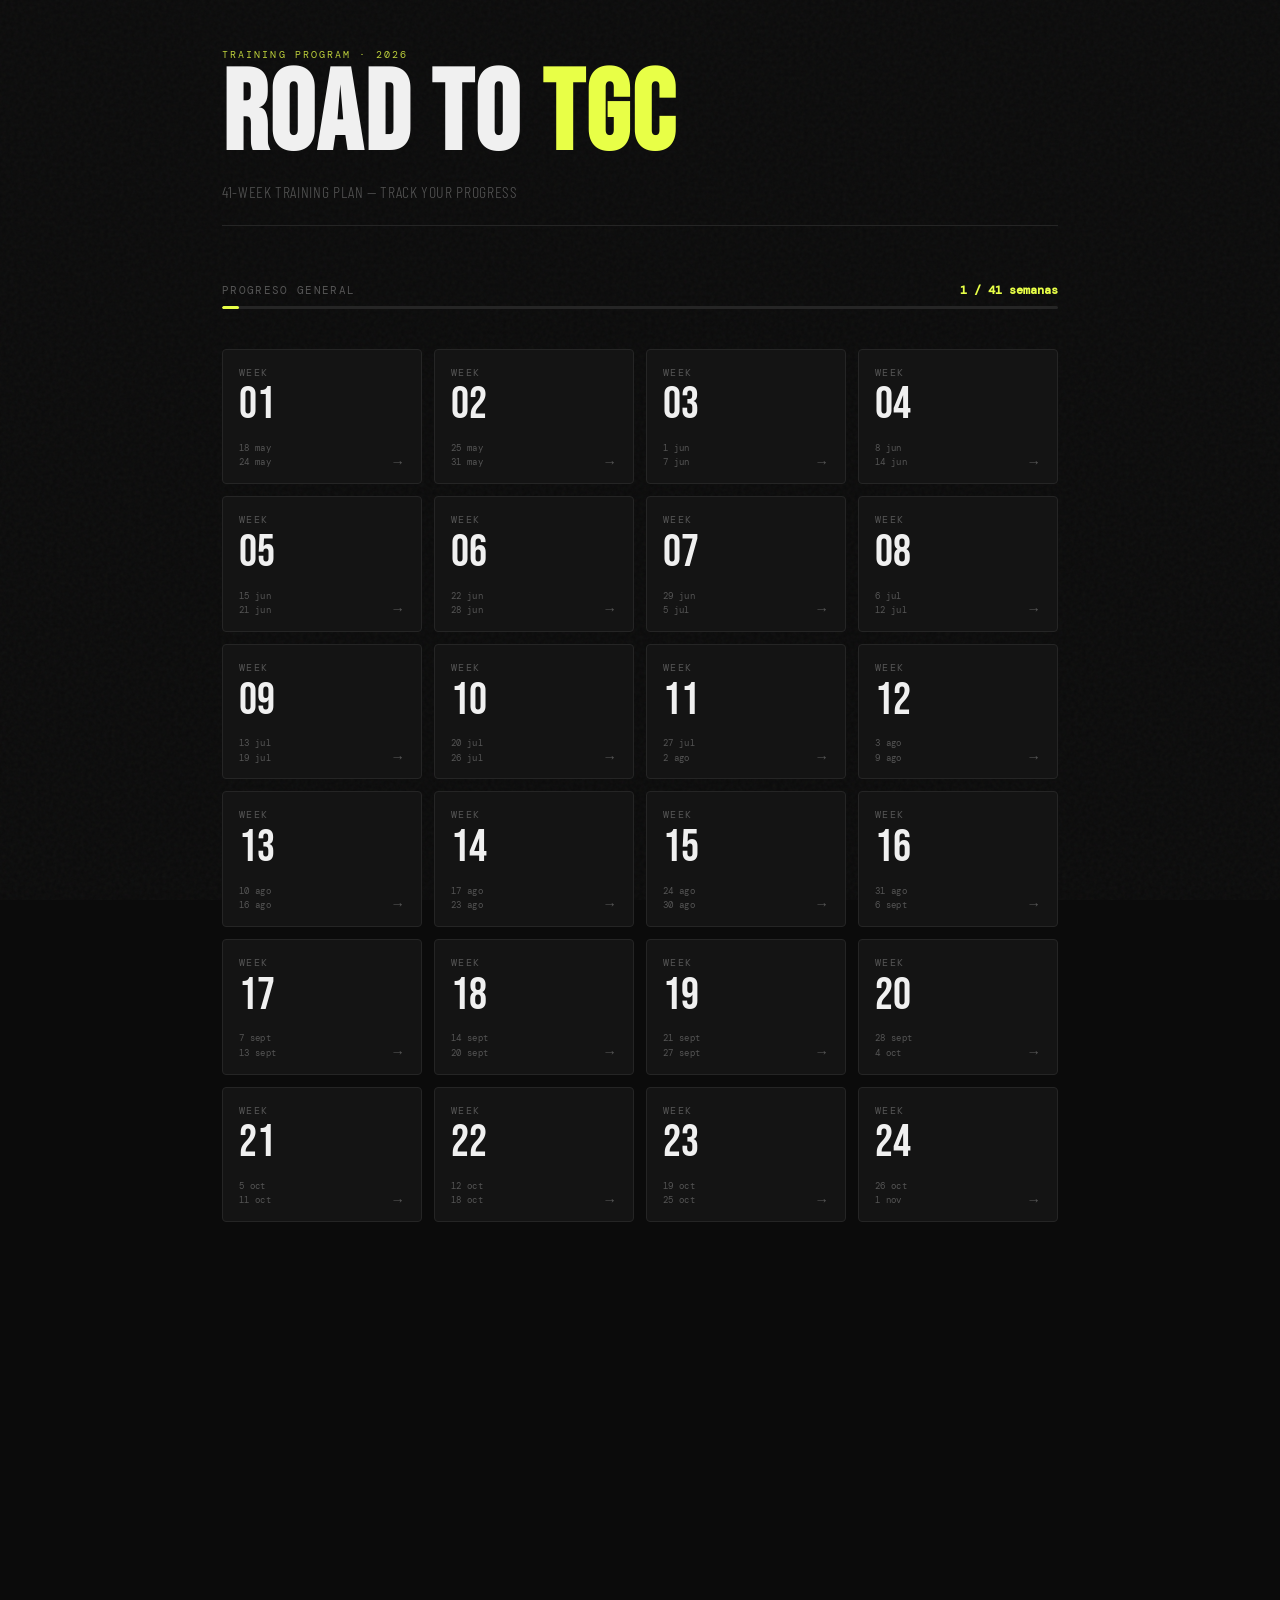
<file: index.html>
<!DOCTYPE html>
<html lang="es">
<head>
    <meta charset="UTF-8">
    <meta name="viewport" content="width=device-width, initial-scale=1.0">
    <title>Road To TGC</title>
    <link rel="preconnect" href="https://fonts.googleapis.com">
    <link rel="preconnect" href="https://fonts.gstatic.com" crossorigin>
    <link href="https://fonts.googleapis.com/css2?family=Bebas+Neue&family=DM+Mono:wght@400;500&family=Barlow+Condensed:wght@300;600;700&display=swap" rel="stylesheet">

    <link rel="stylesheet" href="css/index.css">
</head>
<body>
<div class="wrapper">

    <header>
        <p class="label">Training Program · 2026</p>
        <h1>Road To <span>TGC</span></h1>
        <p class="subtitle">41-week training plan &mdash; track your progress</p>
    </header>

    <div class="progress-wrap">
        <div class="progress-header">
            <span>Progreso general</span>
            <strong id="pct">3 / 12 semanas</strong>
        </div>
        <div class="bar"><div class="bar-fill" id="bar"></div></div>
    </div>

    <nav class="grid" id="grid" aria-label="Semanas de entrenamiento">
        <!-- Cards generadas por JS -->
    </nav>

    <footer>
        <span><span class="dot"></span>Activo</span>
        <span>Road To TGC &copy; 2026</span>
    </footer>

</div>

<script src="js/index.js"></script>
</body>
</html>
</file>
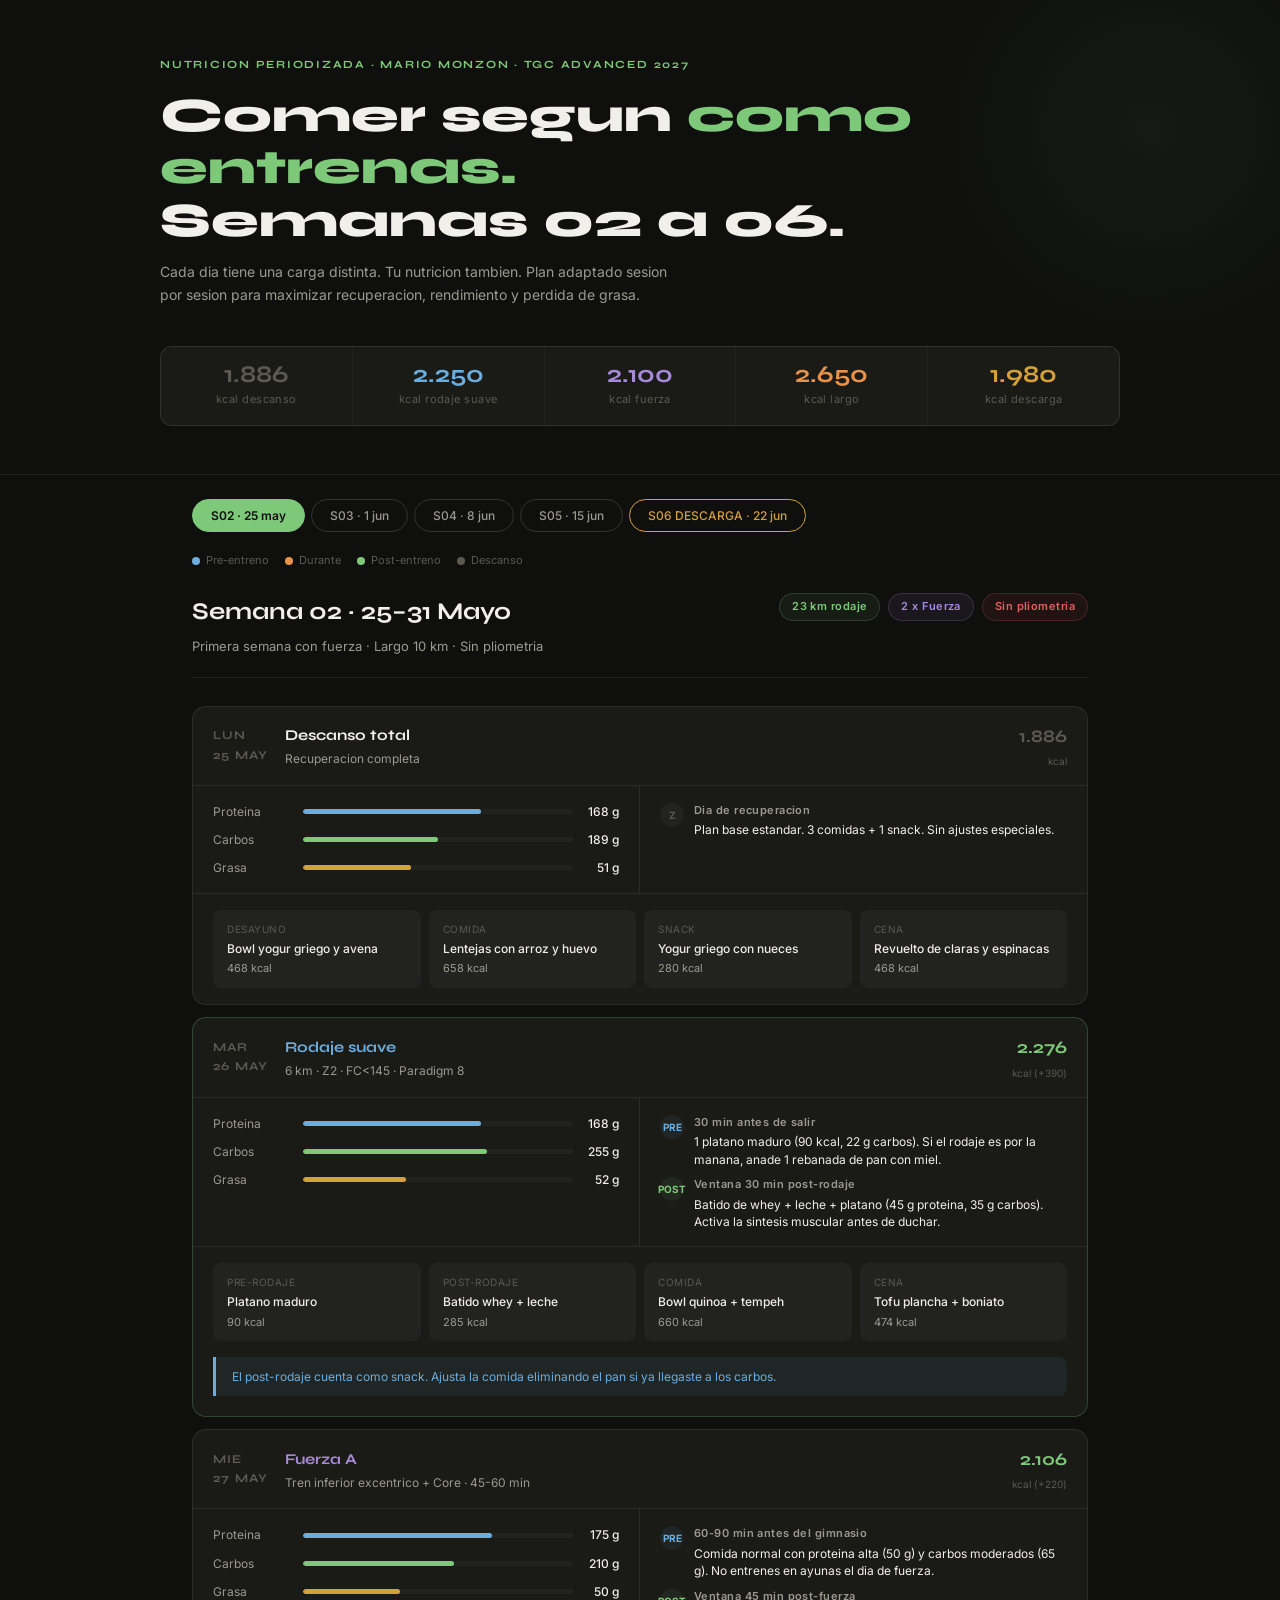
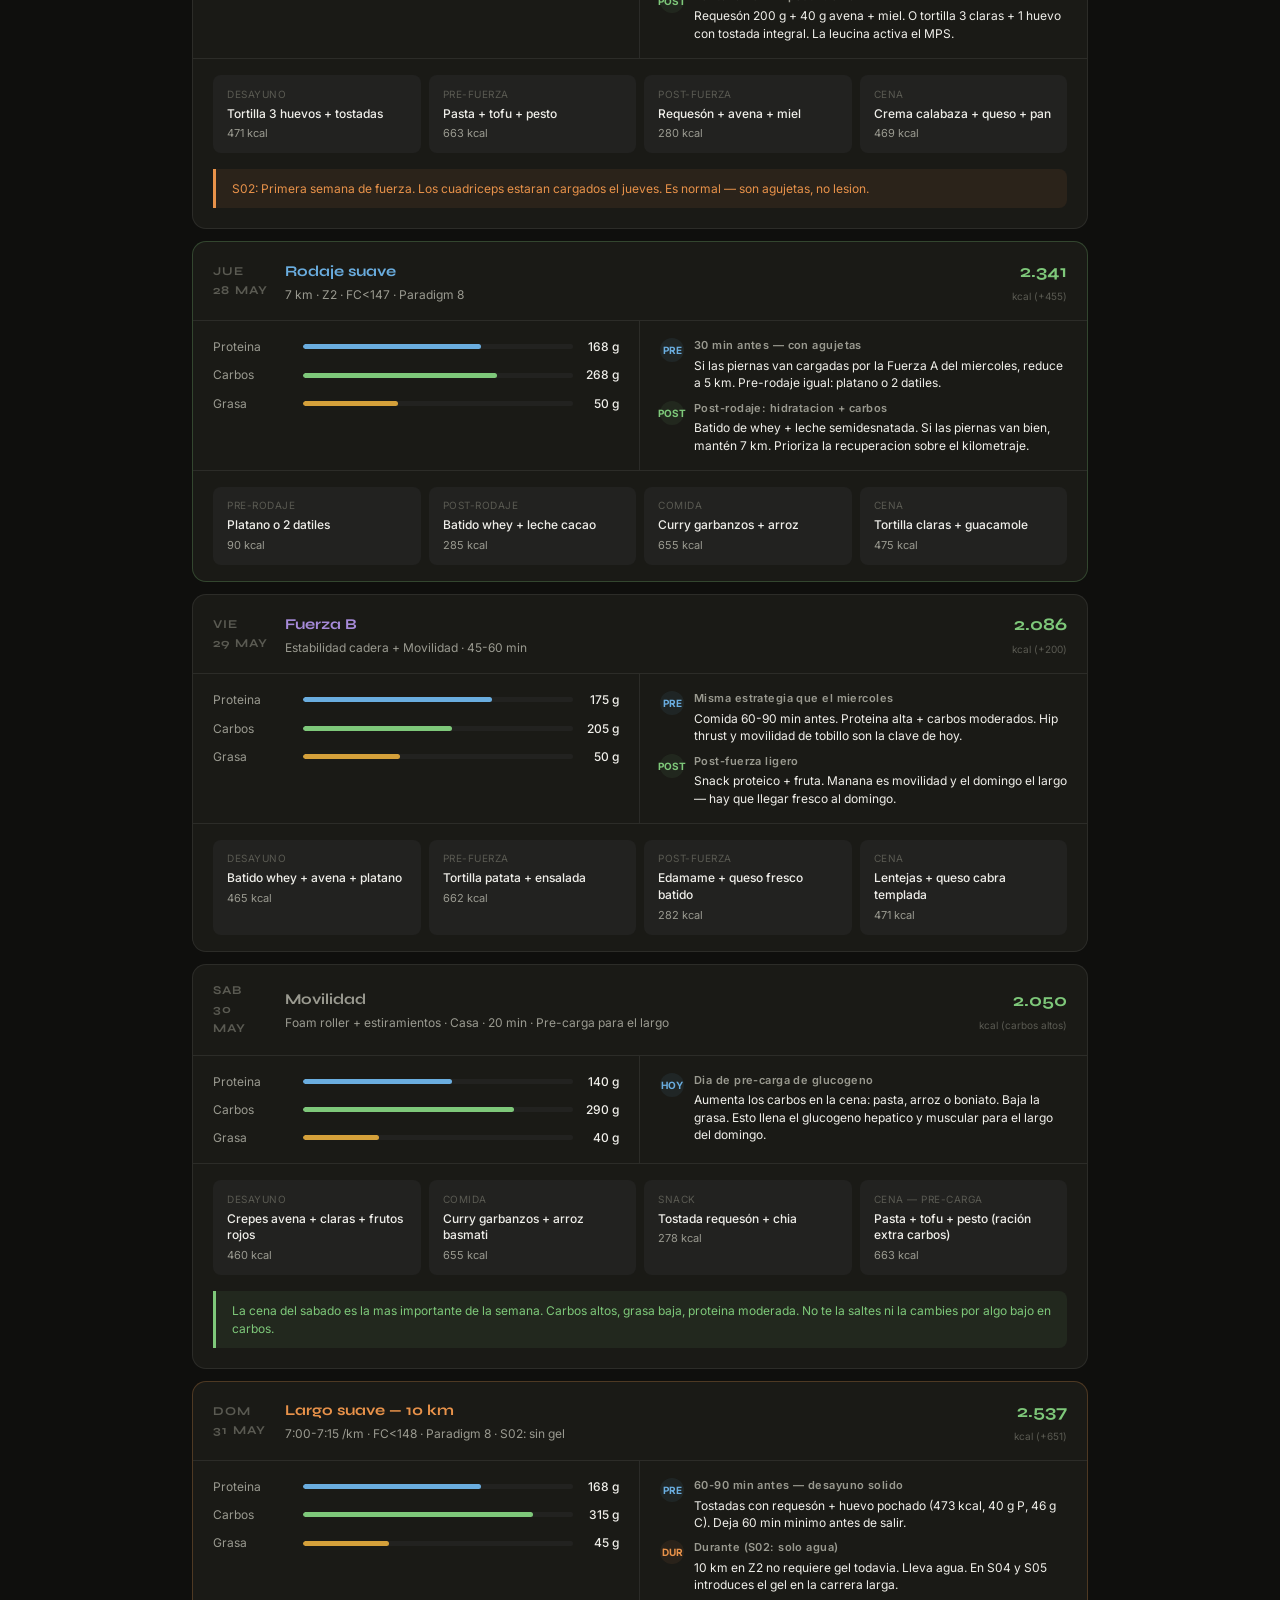
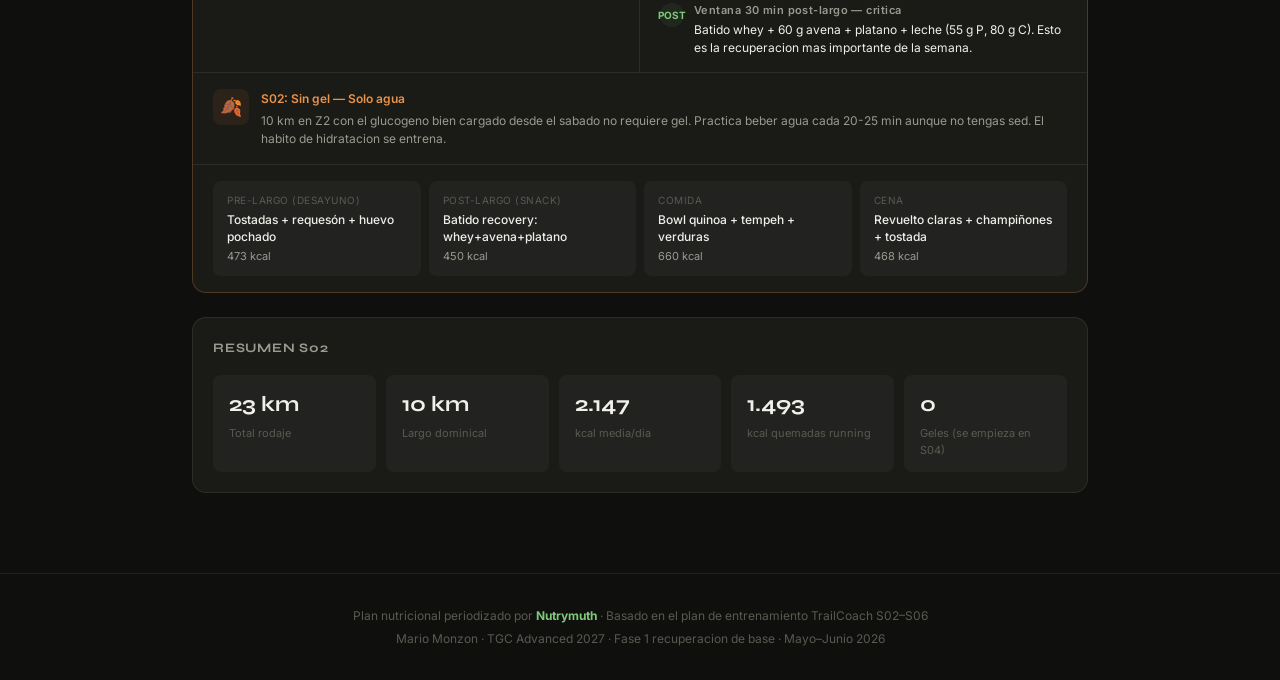
<file: pages/nutri_actividad.html>
<!DOCTYPE html>
<html lang="es">
<head>
<meta charset="UTF-8">
<meta name="viewport" content="width=device-width, initial-scale=1.0">
<title>Nutricion por Entrenamiento S02-S06 - Mario Monzon</title>
<link href="https://fonts.googleapis.com/css2?family=Syne:wght@400;500;600;700;800&family=Inter:wght@300;400;500;600&display=swap" rel="stylesheet">
<style>
:root {
  --bg:        #0F0F0D;
  --surface:   #1A1A16;
  --surface2:  #222220;
  --border:    rgba(255,255,255,0.08);
  --border2:   rgba(255,255,255,0.14);
  --text:      #F0EFEA;
  --text2:     #9A9A90;
  --text3:     #5A5A52;
  --green:     #7EC87A;
  --green-d:   #2D5C2A;
  --green-bg:  rgba(126,200,122,0.08);
  --orange:    #E8924A;
  --orange-d:  #6B3A18;
  --orange-bg: rgba(232,146,74,0.08);
  --blue:      #6AADDF;
  --blue-bg:   rgba(106,173,223,0.08);
  --red:       #E06060;
  --red-bg:    rgba(224,96,96,0.08);
  --amber:     #D4A03A;
  --amber-bg:  rgba(212,160,58,0.08);
  --purple:    #A78BDA;
  --purple-bg: rgba(167,139,218,0.08);
}

*,*::before,*::after{box-sizing:border-box;margin:0;padding:0}

body {
  font-family:'Inter',sans-serif;
  background:var(--bg);
  color:var(--text);
  min-height:100vh;
  line-height:1.6;
}

/* HEADER */
.hero {
  padding:3.5rem 2rem 3rem;
  border-bottom:1px solid var(--border);
  position:relative;
  overflow:hidden;
}
.hero::before {
  content:'';
  position:absolute;
  top:-120px;right:-120px;
  width:500px;height:500px;
  border-radius:50%;
  background:radial-gradient(circle,rgba(126,200,122,0.06) 0%,transparent 70%);
  pointer-events:none;
}
.hero-inner{max-width:960px;margin:0 auto;position:relative;}
.hero-tag {
  font-family:'Syne',sans-serif;
  font-size:11px;font-weight:700;
  letter-spacing:.16em;text-transform:uppercase;
  color:var(--green);margin-bottom:1rem;
}
.hero h1 {
  font-family:'Syne',sans-serif;
  font-size:clamp(1.8rem,4vw,3rem);
  font-weight:800;
  line-height:1.1;
  margin-bottom:.75rem;
  color:var(--text);
}
.hero h1 span{color:var(--green);}
.hero-sub {
  font-size:14px;color:var(--text2);
  max-width:520px;line-height:1.65;
  margin-bottom:2.5rem;
}

/* STATS ROW */
.stats-row {
  display:flex;flex-wrap:wrap;gap:1px;
  background:var(--border);
  border:1px solid var(--border);
  border-radius:12px;overflow:hidden;
}
.stat {
  flex:1;min-width:100px;
  background:var(--surface);
  padding:1rem 1.25rem;
  text-align:center;
}
.stat-n {
  font-family:'Syne',sans-serif;
  font-size:1.5rem;font-weight:700;
  color:var(--text);line-height:1;
}
.stat-l{font-size:11px;color:var(--text3);margin-top:4px;letter-spacing:.04em;}

/* NAV */
.week-nav {
  max-width:960px;margin:0 auto;
  padding:1.5rem 2rem .5rem;
  display:flex;gap:6px;flex-wrap:wrap;
}
.wbtn {
  padding:8px 18px;border-radius:999px;
  border:1px solid var(--border2);
  background:transparent;
  font-family:'Inter',sans-serif;
  font-size:12px;font-weight:500;
  color:var(--text2);cursor:pointer;
  transition:all .2s;
}
.wbtn:hover{border-color:var(--green);color:var(--green);}
.wbtn.active{background:var(--green);border-color:var(--green);color:#0F0F0D;font-weight:600;}
.wbtn.deload{border-color:var(--amber);color:var(--amber);}
.wbtn.deload.active{background:var(--amber);color:#0F0F0D;}

/* LEGEND */
.legend {
  max-width:960px;margin:0 auto;
  padding:.75rem 2rem 0;
  display:flex;gap:16px;flex-wrap:wrap;
}
.leg-item{
  display:flex;align-items:center;gap:6px;
  font-size:11px;color:var(--text3);
}
.leg-dot{width:8px;height:8px;border-radius:50%;}

/* MAIN */
main{max-width:960px;margin:0 auto;padding:1.5rem 2rem 5rem;}
.panel{display:none;}.panel.active{display:block;animation:fade .3s ease;}
@keyframes fade{from{opacity:0;transform:translateY(6px)}to{opacity:1;transform:translateY(0)}}

/* WEEK HEADER */
.week-head {
  display:flex;justify-content:space-between;align-items:flex-start;
  flex-wrap:wrap;gap:1rem;
  margin-bottom:1.75rem;
  padding-bottom:1.25rem;
  border-bottom:1px solid var(--border);
}
.week-title {
  font-family:'Syne',sans-serif;
  font-size:1.5rem;font-weight:700;color:var(--text);
}
.week-sub{font-size:13px;color:var(--text2);margin-top:4px;}
.week-badges{display:flex;gap:8px;flex-wrap:wrap;}
.badge {
  font-size:11px;font-weight:600;letter-spacing:.04em;
  padding:4px 12px;border-radius:999px;
}
.bg-green{background:var(--green-bg);color:var(--green);border:1px solid rgba(126,200,122,.2);}
.bg-orange{background:var(--orange-bg);color:var(--orange);border:1px solid rgba(232,146,74,.2);}
.bg-amber{background:var(--amber-bg);color:var(--amber);border:1px solid rgba(212,160,58,.2);}
.bg-blue{background:var(--blue-bg);color:var(--blue);border:1px solid rgba(106,173,223,.2);}
.bg-red{background:var(--red-bg);color:var(--red);border:1px solid rgba(224,96,96,.2);}
.bg-purple{background:var(--purple-bg);color:var(--purple);border:1px solid rgba(167,139,218,.2);}

/* DAY CARD */
.days-grid{display:flex;flex-direction:column;gap:12px;}
.day-card {
  background:var(--surface);
  border:1px solid var(--border);
  border-radius:14px;
  overflow:hidden;
}
.day-card.highlight{border-color:rgba(126,200,122,.25);}
.day-card.long-run{border-color:rgba(232,146,74,.25);}
.day-card.deload-day{border-color:rgba(212,160,58,.2);}

.day-header {
  display:grid;
  grid-template-columns:56px 1fr auto;
  align-items:center;
  gap:1rem;
  padding:1rem 1.25rem;
  border-bottom:1px solid var(--border);
}
.day-label {
  font-family:'Syne',sans-serif;
  font-size:12px;font-weight:700;
  letter-spacing:.1em;text-transform:uppercase;
  color:var(--text3);
}
.day-session {
  font-family:'Syne',sans-serif;
  font-size:15px;font-weight:700;
  color:var(--text);
}
.day-session-detail{font-size:12px;color:var(--text2);margin-top:2px;}
.day-kcal {
  font-family:'Syne',sans-serif;
  font-size:1.1rem;font-weight:700;
  color:var(--green);
  text-align:right;
  white-space:nowrap;
}
.day-kcal-label{font-size:10px;color:var(--text3);text-align:right;margin-top:2px;}

.day-body {
  display:grid;
  grid-template-columns:1fr 1fr;
  gap:0;
}
@media(max-width:580px){.day-body{grid-template-columns:1fr;}}

/* MACROS MINI */
.day-macros {
  padding:1rem 1.25rem;
  border-right:1px solid var(--border);
  display:flex;
  flex-direction:column;
  gap:9px;
}
@media(max-width:580px){.day-macros{border-right:none;border-bottom:1px solid var(--border);}}
.mr {
  display:flex;
  justify-content:space-between;
  align-items:center;
  gap:10px;
  font-size:12px;
}
.mr-label{color:var(--text2);min-width:80px;}
.mr-bar{flex:1;height:5px;background:var(--surface2);border-radius:99px;overflow:hidden;}
.mr-fill{height:100%;border-radius:99px;}
.fp{background:#6AADDF;}
.fc{background:#7EC87A;}
.ff{background:#D4A03A;}
.mr-val{color:var(--text);font-weight:500;min-width:36px;text-align:right;}

/* TIMING */
.day-timing {
  padding:1rem 1.25rem;
  display:flex;
  flex-direction:column;
  gap:8px;
}
.timing-block{display:flex;gap:10px;align-items:flex-start;}
.timing-dot {
  width:24px;height:24px;border-radius:50%;
  display:flex;align-items:center;justify-content:center;
  font-size:10px;font-weight:700;
  flex-shrink:0;margin-top:1px;
}
.td-pre{background:var(--blue-bg);color:var(--blue);}
.td-dur{background:var(--orange-bg);color:var(--orange);}
.td-post{background:var(--green-bg);color:var(--green);}
.td-rest{background:var(--surface2);color:var(--text3);}
.timing-content {}
.timing-title{font-size:11px;font-weight:600;color:var(--text2);letter-spacing:.04em;}
.timing-detail{font-size:12px;color:var(--text);line-height:1.45;margin-top:2px;}

/* MEALS SECTION */
.day-meals {
  grid-column:1/-1;
  border-top:1px solid var(--border);
  padding:1rem 1.25rem;
  display:grid;
  grid-template-columns:repeat(4,1fr);
  gap:8px;
}
@media(max-width:600px){.day-meals{grid-template-columns:repeat(2,1fr);}}
.meal-mini {
  background:var(--surface2);
  border-radius:8px;
  padding:.65rem .9rem;
}
.mm-label{font-size:10px;color:var(--text3);letter-spacing:.05em;text-transform:uppercase;margin-bottom:4px;}
.mm-name{font-size:12px;color:var(--text);line-height:1.4;font-weight:500;}
.mm-kcal{font-size:11px;color:var(--text2);margin-top:3px;}

/* ALERT */
.alert {
  grid-column:1/-1;
  margin:0 1.25rem 1.25rem;
  border-left:3px solid var(--orange);
  border-radius:0 8px 8px 0;
  background:var(--orange-bg);
  padding:.65rem 1rem;
  font-size:12px;color:var(--orange);
  line-height:1.5;
}
.alert.info{border-color:var(--blue);background:var(--blue-bg);color:var(--blue);}
.alert.success{border-color:var(--green);background:var(--green-bg);color:var(--green);}

/* REST DAY */
.day-card.rest .day-kcal{color:var(--text3);}
.day-card.rest .day-kcal-label{color:var(--text3);}

/* WEEKLY SUMMARY */
.week-summary {
  background:var(--surface);
  border:1px solid var(--border);
  border-radius:14px;
  padding:1.25rem;
  margin-top:1.5rem;
}
.ws-title {
  font-family:'Syne',sans-serif;
  font-size:13px;font-weight:700;
  color:var(--text2);
  letter-spacing:.06em;text-transform:uppercase;
  margin-bottom:1rem;
}
.ws-grid{display:grid;grid-template-columns:repeat(auto-fit,minmax(140px,1fr));gap:10px;}
.ws-item{background:var(--surface2);border-radius:8px;padding:.75rem 1rem;}
.ws-n {
  font-family:'Syne',sans-serif;
  font-size:1.35rem;font-weight:700;color:var(--text);
}
.ws-l{font-size:11px;color:var(--text3);margin-top:3px;}

/* GEL PROTOCOL */
.gel-box {
  grid-column:1/-1;
  border-top:1px solid var(--border);
  padding:1rem 1.25rem;
  display:flex;align-items:flex-start;gap:12px;
}
.gel-icon {
  width:36px;height:36px;border-radius:8px;
  background:var(--orange-bg);
  display:flex;align-items:center;justify-content:center;
  font-size:18px;flex-shrink:0;
}
.gel-content{}
.gel-title{font-size:12px;font-weight:600;color:var(--orange);margin-bottom:4px;}
.gel-detail{font-size:12px;color:var(--text2);line-height:1.5;}
</style>
</head>
<body>

<div class="hero">
  <div class="hero-inner">
    <p class="hero-tag">Nutricion periodizada &middot; Mario Monzon &middot; TGC Advanced 2027</p>
    <h1>Comer segun <span>como entrenas.</span><br>Semanas 02 a 06.</h1>
    <p class="hero-sub">Cada dia tiene una carga distinta. Tu nutricion tambien. Plan adaptado sesion por sesion para maximizar recuperacion, rendimiento y perdida de grasa.</p>
    <div class="stats-row">
      <div class="stat"><div class="stat-n" style="color:var(--text3)">1.886</div><div class="stat-l">kcal descanso</div></div>
      <div class="stat"><div class="stat-n" style="color:var(--blue)">2.250</div><div class="stat-l">kcal rodaje suave</div></div>
      <div class="stat"><div class="stat-n" style="color:var(--purple)">2.100</div><div class="stat-l">kcal fuerza</div></div>
      <div class="stat"><div class="stat-n" style="color:var(--orange)">2.650</div><div class="stat-l">kcal largo</div></div>
      <div class="stat"><div class="stat-n" style="color:var(--amber)">1.980</div><div class="stat-l">kcal descarga</div></div>
    </div>
  </div>
</div>

<div class="week-nav">
  <button class="wbtn active" onclick="showW('w02',this)">S02 &middot; 25 may</button>
  <button class="wbtn" onclick="showW('w03',this)">S03 &middot; 1 jun</button>
  <button class="wbtn" onclick="showW('w04',this)">S04 &middot; 8 jun</button>
  <button class="wbtn" onclick="showW('w05',this)">S05 &middot; 15 jun</button>
  <button class="wbtn deload" onclick="showW('w06',this)">S06 DESCARGA &middot; 22 jun</button>
</div>

<div class="legend">
  <div class="leg-item"><div class="leg-dot" style="background:var(--blue)"></div><span>Pre-entreno</span></div>
  <div class="leg-item"><div class="leg-dot" style="background:var(--orange)"></div><span>Durante</span></div>
  <div class="leg-item"><div class="leg-dot" style="background:var(--green)"></div><span>Post-entreno</span></div>
  <div class="leg-item"><div class="leg-dot" style="background:var(--text3)"></div><span>Descanso</span></div>
</div>

<main>

<!-- ========== SEMANA 02 ========== -->
<div id="w02" class="panel active">
  <div class="week-head">
    <div>
      <div class="week-title">Semana 02 &middot; 25&ndash;31 Mayo</div>
      <div class="week-sub">Primera semana con fuerza &middot; Largo 10 km &middot; Sin pliometria</div>
    </div>
    <div class="week-badges">
      <span class="badge bg-green">23 km rodaje</span>
      <span class="badge bg-purple">2 x Fuerza</span>
      <span class="badge bg-red">Sin pliometria</span>
    </div>
  </div>

  <div class="days-grid">

    <!-- LUN -->
    <div class="day-card rest">
      <div class="day-header">
        <div class="day-label">LUN<br>25 may</div>
        <div><div class="day-session">Descanso total</div><div class="day-session-detail">Recuperacion completa</div></div>
        <div><div class="day-kcal">1.886</div><div class="day-kcal-label">kcal</div></div>
      </div>
      <div class="day-body">
        <div class="day-macros">
          <div class="mr"><span class="mr-label">Proteina</span><div class="mr-bar"><div class="mr-fill fp" style="width:66%"></div></div><span class="mr-val">168 g</span></div>
          <div class="mr"><span class="mr-label">Carbos</span><div class="mr-bar"><div class="mr-fill fc" style="width:50%"></div></div><span class="mr-val">189 g</span></div>
          <div class="mr"><span class="mr-label">Grasa</span><div class="mr-bar"><div class="mr-fill ff" style="width:40%"></div></div><span class="mr-val">51 g</span></div>
        </div>
        <div class="day-timing">
          <div class="timing-block"><div class="timing-dot td-rest">Z</div><div class="timing-content"><div class="timing-title">Dia de recuperacion</div><div class="timing-detail">Plan base estandar. 3 comidas + 1 snack. Sin ajustes especiales.</div></div></div>
        </div>
        <div class="day-meals">
          <div class="meal-mini"><div class="mm-label">Desayuno</div><div class="mm-name">Bowl yogur griego y avena</div><div class="mm-kcal">468 kcal</div></div>
          <div class="meal-mini"><div class="mm-label">Comida</div><div class="mm-name">Lentejas con arroz y huevo</div><div class="mm-kcal">658 kcal</div></div>
          <div class="meal-mini"><div class="mm-label">Snack</div><div class="mm-name">Yogur griego con nueces</div><div class="mm-kcal">280 kcal</div></div>
          <div class="meal-mini"><div class="mm-label">Cena</div><div class="mm-name">Revuelto de claras y espinacas</div><div class="mm-kcal">468 kcal</div></div>
        </div>
      </div>
    </div>

    <!-- MAR -->
    <div class="day-card highlight">
      <div class="day-header">
        <div class="day-label">MAR<br>26 may</div>
        <div><div class="day-session" style="color:var(--blue)">Rodaje suave</div><div class="day-session-detail">6 km &middot; Z2 &middot; FC&lt;145 &middot; Paradigm 8</div></div>
        <div><div class="day-kcal">2.276</div><div class="day-kcal-label">kcal (+390)</div></div>
      </div>
      <div class="day-body">
        <div class="day-macros">
          <div class="mr"><span class="mr-label">Proteina</span><div class="mr-bar"><div class="mr-fill fp" style="width:66%"></div></div><span class="mr-val">168 g</span></div>
          <div class="mr"><span class="mr-label">Carbos</span><div class="mr-bar"><div class="mr-fill fc" style="width:68%"></div></div><span class="mr-val">255 g</span></div>
          <div class="mr"><span class="mr-label">Grasa</span><div class="mr-bar"><div class="mr-fill ff" style="width:38%"></div></div><span class="mr-val">52 g</span></div>
        </div>
        <div class="day-timing">
          <div class="timing-block"><div class="timing-dot td-pre">PRE</div><div class="timing-content"><div class="timing-title">30 min antes de salir</div><div class="timing-detail">1 platano maduro (90 kcal, 22 g carbos). Si el rodaje es por la manana, anade 1 rebanada de pan con miel.</div></div></div>
          <div class="timing-block"><div class="timing-dot td-post">POST</div><div class="timing-content"><div class="timing-title">Ventana 30 min post-rodaje</div><div class="timing-detail">Batido de whey + leche + platano (45 g proteina, 35 g carbos). Activa la sintesis muscular antes de duchar.</div></div></div>
        </div>
        <div class="day-meals">
          <div class="meal-mini"><div class="mm-label">Pre-rodaje</div><div class="mm-name">Platano maduro</div><div class="mm-kcal">90 kcal</div></div>
          <div class="meal-mini"><div class="mm-label">Post-rodaje</div><div class="mm-name">Batido whey + leche</div><div class="mm-kcal">285 kcal</div></div>
          <div class="meal-mini"><div class="mm-label">Comida</div><div class="mm-name">Bowl quinoa + tempeh</div><div class="mm-kcal">660 kcal</div></div>
          <div class="meal-mini"><div class="mm-label">Cena</div><div class="mm-name">Tofu plancha + boniato</div><div class="mm-kcal">474 kcal</div></div>
        </div>
        <div class="alert info">El post-rodaje cuenta como snack. Ajusta la comida eliminando el pan si ya llegaste a los carbos.</div>
      </div>
    </div>

    <!-- MIE -->
    <div class="day-card">
      <div class="day-header">
        <div class="day-label">MIE<br>27 may</div>
        <div><div class="day-session" style="color:var(--purple)">Fuerza A</div><div class="day-session-detail">Tren inferior excentrico + Core &middot; 45-60 min</div></div>
        <div><div class="day-kcal">2.106</div><div class="day-kcal-label">kcal (+220)</div></div>
      </div>
      <div class="day-body">
        <div class="day-macros">
          <div class="mr"><span class="mr-label">Proteina</span><div class="mr-bar"><div class="mr-fill fp" style="width:70%"></div></div><span class="mr-val">175 g</span></div>
          <div class="mr"><span class="mr-label">Carbos</span><div class="mr-bar"><div class="mr-fill fc" style="width:56%"></div></div><span class="mr-val">210 g</span></div>
          <div class="mr"><span class="mr-label">Grasa</span><div class="mr-bar"><div class="mr-fill ff" style="width:36%"></div></div><span class="mr-val">50 g</span></div>
        </div>
        <div class="day-timing">
          <div class="timing-block"><div class="timing-dot td-pre">PRE</div><div class="timing-content"><div class="timing-title">60-90 min antes del gimnasio</div><div class="timing-detail">Comida normal con proteina alta (50 g) y carbos moderados (65 g). No entrenes en ayunas el dia de fuerza.</div></div></div>
          <div class="timing-block"><div class="timing-dot td-post">POST</div><div class="timing-content"><div class="timing-title">Ventana 45 min post-fuerza</div><div class="timing-detail">Requesón 200 g + 40 g avena + miel. O tortilla 3 claras + 1 huevo con tostada integral. La leucina activa el MPS.</div></div></div>
        </div>
        <div class="day-meals">
          <div class="meal-mini"><div class="mm-label">Desayuno</div><div class="mm-name">Tortilla 3 huevos + tostadas</div><div class="mm-kcal">471 kcal</div></div>
          <div class="meal-mini"><div class="mm-label">Pre-fuerza</div><div class="mm-name">Pasta + tofu + pesto</div><div class="mm-kcal">663 kcal</div></div>
          <div class="meal-mini"><div class="mm-label">Post-fuerza</div><div class="mm-name">Requesón + avena + miel</div><div class="mm-kcal">280 kcal</div></div>
          <div class="meal-mini"><div class="mm-label">Cena</div><div class="mm-name">Crema calabaza + queso + pan</div><div class="mm-kcal">469 kcal</div></div>
        </div>
        <div class="alert">S02: Primera semana de fuerza. Los cuadriceps estaran cargados el jueves. Es normal &mdash; son agujetas, no lesion.</div>
      </div>
    </div>

    <!-- JUE -->
    <div class="day-card highlight">
      <div class="day-header">
        <div class="day-label">JUE<br>28 may</div>
        <div><div class="day-session" style="color:var(--blue)">Rodaje suave</div><div class="day-session-detail">7 km &middot; Z2 &middot; FC&lt;147 &middot; Paradigm 8</div></div>
        <div><div class="day-kcal">2.341</div><div class="day-kcal-label">kcal (+455)</div></div>
      </div>
      <div class="day-body">
        <div class="day-macros">
          <div class="mr"><span class="mr-label">Proteina</span><div class="mr-bar"><div class="mr-fill fp" style="width:66%"></div></div><span class="mr-val">168 g</span></div>
          <div class="mr"><span class="mr-label">Carbos</span><div class="mr-bar"><div class="mr-fill fc" style="width:72%"></div></div><span class="mr-val">268 g</span></div>
          <div class="mr"><span class="mr-label">Grasa</span><div class="mr-bar"><div class="mr-fill ff" style="width:35%"></div></div><span class="mr-val">50 g</span></div>
        </div>
        <div class="day-timing">
          <div class="timing-block"><div class="timing-dot td-pre">PRE</div><div class="timing-content"><div class="timing-title">30 min antes &mdash; con agujetas</div><div class="timing-detail">Si las piernas van cargadas por la Fuerza A del miercoles, reduce a 5 km. Pre-rodaje igual: platano o 2 datiles.</div></div></div>
          <div class="timing-block"><div class="timing-dot td-post">POST</div><div class="timing-content"><div class="timing-title">Post-rodaje: hidratacion + carbos</div><div class="timing-detail">Batido de whey + leche semidesnatada. Si las piernas van bien, mantén 7 km. Prioriza la recuperacion sobre el kilometraje.</div></div></div>
        </div>
        <div class="day-meals">
          <div class="meal-mini"><div class="mm-label">Pre-rodaje</div><div class="mm-name">Platano o 2 datiles</div><div class="mm-kcal">90 kcal</div></div>
          <div class="meal-mini"><div class="mm-label">Post-rodaje</div><div class="mm-name">Batido whey + leche cacao</div><div class="mm-kcal">285 kcal</div></div>
          <div class="meal-mini"><div class="mm-label">Comida</div><div class="mm-name">Curry garbanzos + arroz</div><div class="mm-kcal">655 kcal</div></div>
          <div class="meal-mini"><div class="mm-label">Cena</div><div class="mm-name">Tortilla claras + guacamole</div><div class="mm-kcal">475 kcal</div></div>
        </div>
      </div>
    </div>

    <!-- VIE -->
    <div class="day-card">
      <div class="day-header">
        <div class="day-label">VIE<br>29 may</div>
        <div><div class="day-session" style="color:var(--purple)">Fuerza B</div><div class="day-session-detail">Estabilidad cadera + Movilidad &middot; 45-60 min</div></div>
        <div><div class="day-kcal">2.086</div><div class="day-kcal-label">kcal (+200)</div></div>
      </div>
      <div class="day-body">
        <div class="day-macros">
          <div class="mr"><span class="mr-label">Proteina</span><div class="mr-bar"><div class="mr-fill fp" style="width:70%"></div></div><span class="mr-val">175 g</span></div>
          <div class="mr"><span class="mr-label">Carbos</span><div class="mr-bar"><div class="mr-fill fc" style="width:55%"></div></div><span class="mr-val">205 g</span></div>
          <div class="mr"><span class="mr-label">Grasa</span><div class="mr-bar"><div class="mr-fill ff" style="width:36%"></div></div><span class="mr-val">50 g</span></div>
        </div>
        <div class="day-timing">
          <div class="timing-block"><div class="timing-dot td-pre">PRE</div><div class="timing-content"><div class="timing-title">Misma estrategia que el miercoles</div><div class="timing-detail">Comida 60-90 min antes. Proteina alta + carbos moderados. Hip thrust y movilidad de tobillo son la clave de hoy.</div></div></div>
          <div class="timing-block"><div class="timing-dot td-post">POST</div><div class="timing-content"><div class="timing-title">Post-fuerza ligero</div><div class="timing-detail">Snack proteico + fruta. Manana es movilidad y el domingo el largo &mdash; hay que llegar fresco al domingo.</div></div></div>
        </div>
        <div class="day-meals">
          <div class="meal-mini"><div class="mm-label">Desayuno</div><div class="mm-name">Batido whey + avena + platano</div><div class="mm-kcal">465 kcal</div></div>
          <div class="meal-mini"><div class="mm-label">Pre-fuerza</div><div class="mm-name">Tortilla patata + ensalada</div><div class="mm-kcal">662 kcal</div></div>
          <div class="meal-mini"><div class="mm-label">Post-fuerza</div><div class="mm-name">Edamame + queso fresco batido</div><div class="mm-kcal">282 kcal</div></div>
          <div class="meal-mini"><div class="mm-label">Cena</div><div class="mm-name">Lentejas + queso cabra templada</div><div class="mm-kcal">471 kcal</div></div>
        </div>
      </div>
    </div>

    <!-- SAB -->
    <div class="day-card">
      <div class="day-header">
        <div class="day-label">SAB<br>30 may</div>
        <div><div class="day-session" style="color:var(--text2)">Movilidad</div><div class="day-session-detail">Foam roller + estiramientos &middot; Casa &middot; 20 min &middot; Pre-carga para el largo</div></div>
        <div><div class="day-kcal">2.050</div><div class="day-kcal-label">kcal (carbos altos)</div></div>
      </div>
      <div class="day-body">
        <div class="day-macros">
          <div class="mr"><span class="mr-label">Proteina</span><div class="mr-bar"><div class="mr-fill fp" style="width:55%"></div></div><span class="mr-val">140 g</span></div>
          <div class="mr"><span class="mr-label">Carbos</span><div class="mr-bar"><div class="mr-fill fc" style="width:78%"></div></div><span class="mr-val">290 g</span></div>
          <div class="mr"><span class="mr-label">Grasa</span><div class="mr-bar"><div class="mr-fill ff" style="width:28%"></div></div><span class="mr-val">40 g</span></div>
        </div>
        <div class="day-timing">
          <div class="timing-block"><div class="timing-dot td-pre">HOY</div><div class="timing-content"><div class="timing-title">Dia de pre-carga de glucogeno</div><div class="timing-detail">Aumenta los carbos en la cena: pasta, arroz o boniato. Baja la grasa. Esto llena el glucogeno hepatico y muscular para el largo del domingo.</div></div></div>
        </div>
        <div class="day-meals">
          <div class="meal-mini"><div class="mm-label">Desayuno</div><div class="mm-name">Crepes avena + claras + frutos rojos</div><div class="mm-kcal">460 kcal</div></div>
          <div class="meal-mini"><div class="mm-label">Comida</div><div class="mm-name">Curry garbanzos + arroz basmati</div><div class="mm-kcal">655 kcal</div></div>
          <div class="meal-mini"><div class="mm-label">Snack</div><div class="mm-name">Tostada requesón + chia</div><div class="mm-kcal">278 kcal</div></div>
          <div class="meal-mini"><div class="mm-label">Cena &mdash; pre-carga</div><div class="mm-name">Pasta + tofu + pesto (ración extra carbos)</div><div class="mm-kcal">663 kcal</div></div>
        </div>
        <div class="alert success">La cena del sabado es la mas importante de la semana. Carbos altos, grasa baja, proteina moderada. No te la saltes ni la cambies por algo bajo en carbos.</div>
      </div>
    </div>

    <!-- DOM -->
    <div class="day-card long-run">
      <div class="day-header">
        <div class="day-label">DOM<br>31 may</div>
        <div><div class="day-session" style="color:var(--orange)">Largo suave &mdash; 10 km</div><div class="day-session-detail">7:00-7:15 /km &middot; FC&lt;148 &middot; Paradigm 8 &middot; S02: sin gel</div></div>
        <div><div class="day-kcal">2.537</div><div class="day-kcal-label">kcal (+651)</div></div>
      </div>
      <div class="day-body">
        <div class="day-macros">
          <div class="mr"><span class="mr-label">Proteina</span><div class="mr-bar"><div class="mr-fill fp" style="width:66%"></div></div><span class="mr-val">168 g</span></div>
          <div class="mr"><span class="mr-label">Carbos</span><div class="mr-bar"><div class="mr-fill fc" style="width:85%"></div></div><span class="mr-val">315 g</span></div>
          <div class="mr"><span class="mr-label">Grasa</span><div class="mr-bar"><div class="mr-fill ff" style="width:32%"></div></div><span class="mr-val">45 g</span></div>
        </div>
        <div class="day-timing">
          <div class="timing-block"><div class="timing-dot td-pre">PRE</div><div class="timing-content"><div class="timing-title">60-90 min antes &mdash; desayuno solido</div><div class="timing-detail">Tostadas con requesón + huevo pochado (473 kcal, 40 g P, 46 g C). Deja 60 min minimo antes de salir.</div></div></div>
          <div class="timing-block"><div class="timing-dot td-dur">DUR</div><div class="timing-content"><div class="timing-title">Durante (S02: solo agua)</div><div class="timing-detail">10 km en Z2 no requiere gel todavia. Lleva agua. En S04 y S05 introduces el gel en la carrera larga.</div></div></div>
          <div class="timing-block"><div class="timing-dot td-post">POST</div><div class="timing-content"><div class="timing-title">Ventana 30 min post-largo &mdash; critica</div><div class="timing-detail">Batido whey + 60 g avena + platano + leche (55 g P, 80 g C). Esto es la recuperacion mas importante de la semana.</div></div></div>
        </div>
        <div class="gel-box">
          <div class="gel-icon">&#127810;</div>
          <div class="gel-content">
            <div class="gel-title">S02: Sin gel &mdash; Solo agua</div>
            <div class="gel-detail">10 km en Z2 con el glucogeno bien cargado desde el sabado no requiere gel. Practica beber agua cada 20-25 min aunque no tengas sed. El habito de hidratacion se entrena.</div>
          </div>
        </div>
        <div class="day-meals">
          <div class="meal-mini"><div class="mm-label">Pre-largo (desayuno)</div><div class="mm-name">Tostadas + requesón + huevo pochado</div><div class="mm-kcal">473 kcal</div></div>
          <div class="meal-mini"><div class="mm-label">Post-largo (snack)</div><div class="mm-name">Batido recovery: whey+avena+platano</div><div class="mm-kcal">450 kcal</div></div>
          <div class="meal-mini"><div class="mm-label">Comida</div><div class="mm-name">Bowl quinoa + tempeh + verduras</div><div class="mm-kcal">660 kcal</div></div>
          <div class="meal-mini"><div class="mm-label">Cena</div><div class="mm-name">Revuelto claras + champiñones + tostada</div><div class="mm-kcal">468 kcal</div></div>
        </div>
      </div>
    </div>

  </div>

  <div class="week-summary">
    <div class="ws-title">Resumen S02</div>
    <div class="ws-grid">
      <div class="ws-item"><div class="ws-n">23 km</div><div class="ws-l">Total rodaje</div></div>
      <div class="ws-item"><div class="ws-n">10 km</div><div class="ws-l">Largo dominical</div></div>
      <div class="ws-item"><div class="ws-n">2.147</div><div class="ws-l">kcal media/dia</div></div>
      <div class="ws-item"><div class="ws-n">1.493</div><div class="ws-l">kcal quemadas running</div></div>
      <div class="ws-item"><div class="ws-n">0</div><div class="ws-l">Geles (se empieza en S04)</div></div>
    </div>
  </div>
</div>

<!-- ========== SEMANA 03 ========== -->
<div id="w03" class="panel">
  <div class="week-head">
    <div>
      <div class="week-title">Semana 03 &middot; 1&ndash;7 Junio</div>
      <div class="week-sub">Calor de junio &middot; Rodajes antes 8h o despues 19h &middot; Largo 12 km</div>
    </div>
    <div class="week-badges">
      <span class="badge bg-green">27 km rodaje</span>
      <span class="badge bg-purple">2 x Fuerza</span>
      <span class="badge bg-red">Sin pliometria</span>
      <span class="badge bg-orange">Calor: hidratacion ++</span>
    </div>
  </div>
  <div class="days-grid">

    <!-- LUN -->
    <div class="day-card rest">
      <div class="day-header">
        <div class="day-label">LUN<br>1 jun</div>
        <div><div class="day-session">Descanso total</div><div class="day-session-detail">Recuperacion completa</div></div>
        <div><div class="day-kcal">1.886</div><div class="day-kcal-label">kcal</div></div>
      </div>
      <div class="day-body">
        <div class="day-macros">
          <div class="mr"><span class="mr-label">Proteina</span><div class="mr-bar"><div class="mr-fill fp" style="width:66%"></div></div><span class="mr-val">168 g</span></div>
          <div class="mr"><span class="mr-label">Carbos</span><div class="mr-bar"><div class="mr-fill fc" style="width:50%"></div></div><span class="mr-val">189 g</span></div>
          <div class="mr"><span class="mr-label">Grasa</span><div class="mr-bar"><div class="mr-fill ff" style="width:40%"></div></div><span class="mr-val">51 g</span></div>
        </div>
        <div class="day-timing">
          <div class="timing-block"><div class="timing-dot td-rest">Z</div><div class="timing-content"><div class="timing-title">Recuperacion post-largo del domingo</div><div class="timing-detail">Hoy el cuerpo consolida el trabajo de la semana. Plan base. Sin ajustes. Come bien, duerme bien.</div></div></div>
        </div>
        <div class="day-meals">
          <div class="meal-mini"><div class="mm-label">Desayuno</div><div class="mm-name">Bowl yogur griego y avena</div><div class="mm-kcal">468 kcal</div></div>
          <div class="meal-mini"><div class="mm-label">Comida</div><div class="mm-name">Pasta + tofu + pesto</div><div class="mm-kcal">663 kcal</div></div>
          <div class="meal-mini"><div class="mm-label">Snack</div><div class="mm-name">Batido whey + leche + cacao</div><div class="mm-kcal">285 kcal</div></div>
          <div class="meal-mini"><div class="mm-label">Cena</div><div class="mm-name">Tofu plancha + boniato + brocoli</div><div class="mm-kcal">474 kcal</div></div>
        </div>
      </div>
    </div>

    <!-- MAR a VIE: igual que S02 con km +1 -->
    <div class="day-card highlight">
      <div class="day-header">
        <div class="day-label">MAR<br>2 jun</div>
        <div><div class="day-session" style="color:var(--blue)">Rodaje suave</div><div class="day-session-detail">7 km &middot; Z2 &middot; FC&lt;147 &middot; Antes 8h o despues 19h</div></div>
        <div><div class="day-kcal">2.341</div><div class="day-kcal-label">kcal (+455)</div></div>
      </div>
      <div class="day-body">
        <div class="day-macros">
          <div class="mr"><span class="mr-label">Proteina</span><div class="mr-bar"><div class="mr-fill fp" style="width:66%"></div></div><span class="mr-val">168 g</span></div>
          <div class="mr"><span class="mr-label">Carbos</span><div class="mr-bar"><div class="mr-fill fc" style="width:72%"></div></div><span class="mr-val">268 g</span></div>
          <div class="mr"><span class="mr-label">Grasa</span><div class="mr-bar"><div class="mr-fill ff" style="width:35%"></div></div><span class="mr-val">50 g</span></div>
        </div>
        <div class="day-timing">
          <div class="timing-block"><div class="timing-dot td-pre">PRE</div><div class="timing-content"><div class="timing-title">Hidratacion: empieza la noche anterior</div><div class="timing-detail">Con el calor de junio, bebe 500 ml de agua extra el lunes por la noche. Pre-rodaje: platano + agua 250 ml.</div></div></div>
          <div class="timing-block"><div class="timing-dot td-post">POST</div><div class="timing-content"><div class="timing-title">Post-rodaje: rehidratacion + recovery</div><div class="timing-detail">Batido whey + leche + sal (1 pizca). El sodio ayuda a retener liquidos tras el sudor del calor.</div></div></div>
        </div>
        <div class="day-meals">
          <div class="meal-mini"><div class="mm-label">Pre-rodaje</div><div class="mm-name">Platano maduro</div><div class="mm-kcal">90 kcal</div></div>
          <div class="meal-mini"><div class="mm-label">Post-rodaje</div><div class="mm-name">Batido whey + leche</div><div class="mm-kcal">285 kcal</div></div>
          <div class="meal-mini"><div class="mm-label">Comida</div><div class="mm-name">Lentejas + arroz + huevo</div><div class="mm-kcal">658 kcal</div></div>
          <div class="meal-mini"><div class="mm-label">Cena</div><div class="mm-name">Revuelto claras + espinacas</div><div class="mm-kcal">468 kcal</div></div>
        </div>
        <div class="alert info">Calor de junio: si el ritmo sube mas de 15 ppm por encima del objetivo, para. La Z2 no se negocia en calor.</div>
      </div>
    </div>

    <div class="day-card">
      <div class="day-header">
        <div class="day-label">MIE<br>3 jun</div>
        <div><div class="day-session" style="color:var(--purple)">Fuerza A</div><div class="day-session-detail">Tren inferior excentrico + Core &middot; Tobillo: movilidad en pared (drop 0mm)</div></div>
        <div><div class="day-kcal">2.106</div><div class="day-kcal-label">kcal (+220)</div></div>
      </div>
      <div class="day-body">
        <div class="day-macros">
          <div class="mr"><span class="mr-label">Proteina</span><div class="mr-bar"><div class="mr-fill fp" style="width:70%"></div></div><span class="mr-val">175 g</span></div>
          <div class="mr"><span class="mr-label">Carbos</span><div class="mr-bar"><div class="mr-fill fc" style="width:56%"></div></div><span class="mr-val">210 g</span></div>
          <div class="mr"><span class="mr-label">Grasa</span><div class="mr-bar"><div class="mr-fill ff" style="width:36%"></div></div><span class="mr-val">50 g</span></div>
        </div>
        <div class="day-timing">
          <div class="timing-block"><div class="timing-dot td-pre">PRE</div><div class="timing-content"><div class="timing-title">60 min antes: comida con proteina alta</div><div class="timing-detail">Objetivo de la semana: las agujetas ya son menores. El cuerpo se adapta. Mantén los pesos de S02.</div></div></div>
          <div class="timing-block"><div class="timing-dot td-post">POST</div><div class="timing-content"><div class="timing-title">Ventana 45 min post-fuerza</div><div class="timing-detail">Requesón 200 g + 40 g avena + platano. Prioridad: leucina para el MPS. Al menos 3 g de leucina por toma.</div></div></div>
        </div>
        <div class="day-meals">
          <div class="meal-mini"><div class="mm-label">Desayuno</div><div class="mm-name">Tostadas + requesón + huevo pochado</div><div class="mm-kcal">473 kcal</div></div>
          <div class="meal-mini"><div class="mm-label">Pre-fuerza</div><div class="mm-name">Bowl quinoa + tempeh</div><div class="mm-kcal">660 kcal</div></div>
          <div class="meal-mini"><div class="mm-label">Post-fuerza</div><div class="mm-name">Yogur griego + nueces + arandanos</div><div class="mm-kcal">280 kcal</div></div>
          <div class="meal-mini"><div class="mm-label">Cena</div><div class="mm-name">Crema calabaza + queso + pan</div><div class="mm-kcal">469 kcal</div></div>
        </div>
      </div>
    </div>

    <div class="day-card highlight">
      <div class="day-header">
        <div class="day-label">JUE<br>4 jun</div>
        <div><div class="day-session" style="color:var(--blue)">Rodaje suave</div><div class="day-session-detail">8 km &middot; Z2 &middot; FC&lt;147 &middot; Antes 8h o despues 19h</div></div>
        <div><div class="day-kcal">2.406</div><div class="day-kcal-label">kcal (+520)</div></div>
      </div>
      <div class="day-body">
        <div class="day-macros">
          <div class="mr"><span class="mr-label">Proteina</span><div class="mr-bar"><div class="mr-fill fp" style="width:66%"></div></div><span class="mr-val">168 g</span></div>
          <div class="mr"><span class="mr-label">Carbos</span><div class="mr-bar"><div class="mr-fill fc" style="width:76%"></div></div><span class="mr-val">282 g</span></div>
          <div class="mr"><span class="mr-label">Grasa</span><div class="mr-bar"><div class="mr-fill ff" style="width:33%"></div></div><span class="mr-val">48 g</span></div>
        </div>
        <div class="day-timing">
          <div class="timing-block"><div class="timing-dot td-pre">PRE</div><div class="timing-content"><div class="timing-title">30 min antes + agua extra</div><div class="timing-detail">Platano + 500 ml agua con pizca de sal. El calor aumenta el sodio perdido. Compensalo desde antes de salir.</div></div></div>
          <div class="timing-block"><div class="timing-dot td-post">POST</div><div class="timing-content"><div class="timing-title">Recovery inmediato</div><div class="timing-detail">Batido whey + leche + platano. 8 km queman ~520 kcal en tu caso. Repón la mitad en la ventana de 30 min.</div></div></div>
        </div>
        <div class="day-meals">
          <div class="meal-mini"><div class="mm-label">Pre-rodaje</div><div class="mm-name">Platano + agua con sal</div><div class="mm-kcal">90 kcal</div></div>
          <div class="meal-mini"><div class="mm-label">Post-rodaje</div><div class="mm-name">Batido whey + leche + platano</div><div class="mm-kcal">350 kcal</div></div>
          <div class="meal-mini"><div class="mm-label">Comida</div><div class="mm-name">Curry garbanzos + arroz</div><div class="mm-kcal">655 kcal</div></div>
          <div class="meal-mini"><div class="mm-label">Cena</div><div class="mm-name">Tortilla claras + guacamole</div><div class="mm-kcal">475 kcal</div></div>
        </div>
      </div>
    </div>

    <div class="day-card">
      <div class="day-header">
        <div class="day-label">VIE<br>5 jun</div>
        <div><div class="day-session" style="color:var(--purple)">Fuerza B</div><div class="day-session-detail">Estabilidad cadera + Movilidad de tobillo (clave con Paradigm 8)</div></div>
        <div><div class="day-kcal">2.086</div><div class="day-kcal-label">kcal (+200)</div></div>
      </div>
      <div class="day-body">
        <div class="day-macros">
          <div class="mr"><span class="mr-label">Proteina</span><div class="mr-bar"><div class="mr-fill fp" style="width:70%"></div></div><span class="mr-val">175 g</span></div>
          <div class="mr"><span class="mr-label">Carbos</span><div class="mr-bar"><div class="mr-fill fc" style="width:55%"></div></div><span class="mr-val">205 g</span></div>
          <div class="mr"><span class="mr-label">Grasa</span><div class="mr-bar"><div class="mr-fill ff" style="width:36%"></div></div><span class="mr-val">50 g</span></div>
        </div>
        <div class="day-timing">
          <div class="timing-block"><div class="timing-dot td-pre">PRE</div><div class="timing-content"><div class="timing-title">Comida 60-90 min antes</div><div class="timing-detail">Fuerza B: hip thrust, movilidad tobillo, monster walk. Menos intensa que A pero igual de importante para la rodilla.</div></div></div>
          <div class="timing-block"><div class="timing-dot td-post">POST</div><div class="timing-content"><div class="timing-title">Snack proteico ligero</div><div class="timing-detail">El cuerpo ya ha acumulado carga esta semana. Prioriza la recuperacion sobre la ingesta. Manana es pre-carga.</div></div></div>
        </div>
        <div class="day-meals">
          <div class="meal-mini"><div class="mm-label">Desayuno</div><div class="mm-name">Crepes avena + claras</div><div class="mm-kcal">460 kcal</div></div>
          <div class="meal-mini"><div class="mm-label">Pre-fuerza</div><div class="mm-name">Lentejas + arroz + huevo</div><div class="mm-kcal">658 kcal</div></div>
          <div class="meal-mini"><div class="mm-label">Post-fuerza</div><div class="mm-name">2 huevos duros + zanahoria + hummus</div><div class="mm-kcal">285 kcal</div></div>
          <div class="meal-mini"><div class="mm-label">Cena</div><div class="mm-name">Ensalada lentejas + queso cabra</div><div class="mm-kcal">471 kcal</div></div>
        </div>
      </div>
    </div>

    <div class="day-card">
      <div class="day-header">
        <div class="day-label">SAB<br>6 jun</div>
        <div><div class="day-session" style="color:var(--text2)">Movilidad &mdash; Pre-carga glucogeno</div><div class="day-session-detail">Foam roller + estiramientos &middot; Casa &middot; Cena alta en carbos</div></div>
        <div><div class="day-kcal">2.050</div><div class="day-kcal-label">kcal (carbos ++)</div></div>
      </div>
      <div class="day-body">
        <div class="day-macros">
          <div class="mr"><span class="mr-label">Proteina</span><div class="mr-bar"><div class="mr-fill fp" style="width:55%"></div></div><span class="mr-val">140 g</span></div>
          <div class="mr"><span class="mr-label">Carbos</span><div class="mr-bar"><div class="mr-fill fc" style="width:78%"></div></div><span class="mr-val">290 g</span></div>
          <div class="mr"><span class="mr-label">Grasa</span><div class="mr-bar"><div class="mr-fill ff" style="width:28%"></div></div><span class="mr-val">40 g</span></div>
        </div>
        <div class="day-timing">
          <div class="timing-block"><div class="timing-dot td-pre">HOY</div><div class="timing-content"><div class="timing-title">Pre-carga para 12 km</div><div class="timing-detail">El largo del domingo sube a 12 km. Necesitas mas glucogeno que en S02. Cena: pasta o arroz con proteina magra. Sin grasas altas en la cena.</div></div></div>
        </div>
        <div class="day-meals">
          <div class="meal-mini"><div class="mm-label">Desayuno</div><div class="mm-name">Bowl proteico avena + yogur</div><div class="mm-kcal">468 kcal</div></div>
          <div class="meal-mini"><div class="mm-label">Comida</div><div class="mm-name">Bowl quinoa + tempeh + verduras</div><div class="mm-kcal">660 kcal</div></div>
          <div class="meal-mini"><div class="mm-label">Snack</div><div class="mm-name">Edamame + queso fresco batido</div><div class="mm-kcal">282 kcal</div></div>
          <div class="meal-mini"><div class="mm-label">Cena PRE-CARGA</div><div class="mm-name">Pasta + tofu + pesto (doble carbos)</div><div class="mm-kcal">663 kcal</div></div>
        </div>
        <div class="alert success">12 km manana. Cena estrategica: pasta o arroz, proteina magra, grasa minima. Este es el deposito de gasolina para el largo.</div>
      </div>
    </div>

    <div class="day-card long-run">
      <div class="day-header">
        <div class="day-label">DOM<br>7 jun</div>
        <div><div class="day-session" style="color:var(--orange)">Largo suave &mdash; 12 km</div><div class="day-session-detail">7:00-7:15 /km &middot; FC&lt;148 &middot; Agua + 1 gel (opcional km 9)</div></div>
        <div><div class="day-kcal">2.668</div><div class="day-kcal-label">kcal (+782)</div></div>
      </div>
      <div class="day-body">
        <div class="day-macros">
          <div class="mr"><span class="mr-label">Proteina</span><div class="mr-bar"><div class="mr-fill fp" style="width:66%"></div></div><span class="mr-val">168 g</span></div>
          <div class="mr"><span class="mr-label">Carbos</span><div class="mr-bar"><div class="mr-fill fc" style="width:88%"></div></div><span class="mr-val">328 g</span></div>
          <div class="mr"><span class="mr-label">Grasa</span><div class="mr-bar"><div class="mr-fill ff" style="width:30%"></div></div><span class="mr-val">43 g</span></div>
        </div>
        <div class="day-timing">
          <div class="timing-block"><div class="timing-dot td-pre">PRE</div><div class="timing-content"><div class="timing-title">60-90 min antes: desayuno cargado</div><div class="timing-detail">Batido whey + 70 g avena + platano + leche. Solido y absorbible. Deja 60 min antes de salir.</div></div></div>
          <div class="timing-block"><div class="timing-dot td-dur">DUR</div><div class="timing-content"><div class="timing-title">1 gel isotónico en km 8-9 (opcional)</div><div class="timing-detail">S03: puedes probar el primer gel para practicar el habito. No lo necesitas energeticamente pero hay que entrenarlo. Gel de ~22 g carbos.</div></div></div>
          <div class="timing-block"><div class="timing-dot td-post">POST</div><div class="timing-content"><div class="timing-title">Recovery en 30 min: critico</div><div class="timing-detail">Batido whey 40 g + 80 g avena + platano + leche 300 ml. 12 km generan ~780 kcal de deficit. Repón la mitad inmediatamente.</div></div></div>
        </div>
        <div class="gel-box">
          <div class="gel-icon">&#127810;</div>
          <div class="gel-content">
            <div class="gel-title">S03: Gel opcional &mdash; entrenar el habito</div>
            <div class="gel-detail">1 gel isotonico en km 8-9. No lo necesitas para acabar 12 km, pero si para aprender a tomarlo en movimiento sin detenerte. Elige un gel de facil apertura y practica abrirlo corriendo.</div>
          </div>
        </div>
        <div class="day-meals">
          <div class="meal-mini"><div class="mm-label">Pre-largo</div><div class="mm-name">Batido whey + avena 70 g + platano</div><div class="mm-kcal">520 kcal</div></div>
          <div class="meal-mini"><div class="mm-label">Km 8-9</div><div class="mm-name">1 gel isotonico (opcional)</div><div class="mm-kcal">88 kcal</div></div>
          <div class="meal-mini"><div class="mm-label">Post-largo (30 min)</div><div class="mm-name">Batido recovery completo</div><div class="mm-kcal">500 kcal</div></div>
          <div class="meal-mini"><div class="mm-label">Comida</div><div class="mm-name">Lentejas + arroz + 2 huevos duros</div><div class="mm-kcal">658 kcal</div></div>
        </div>
      </div>
    </div>
  </div>

  <div class="week-summary">
    <div class="ws-title">Resumen S03</div>
    <div class="ws-grid">
      <div class="ws-item"><div class="ws-n">27 km</div><div class="ws-l">Total rodaje</div></div>
      <div class="ws-item"><div class="ws-n">12 km</div><div class="ws-l">Largo dominical</div></div>
      <div class="ws-item"><div class="ws-n">2.220</div><div class="ws-l">kcal media/dia</div></div>
      <div class="ws-item"><div class="ws-n">1.755</div><div class="ws-l">kcal quemadas running</div></div>
      <div class="ws-item"><div class="ws-n">1</div><div class="ws-l">Gel (opcional, largo)</div></div>
    </div>
  </div>
</div>

<!-- ========== SEMANA 04 ========== -->
<div id="w04" class="panel">
  <div class="week-head">
    <div>
      <div class="week-title">Semana 04 &middot; 8&ndash;14 Junio &mdash; Pico de carga</div>
      <div class="week-sub">Pliometria suave &middot; Step-up con salto al final de Fuerza A &middot; Largo 13 km con gel</div>
    </div>
    <div class="week-badges">
      <span class="badge bg-green">29 km rodaje</span>
      <span class="badge bg-purple">2 x Fuerza + Plio</span>
      <span class="badge bg-amber">Gel obligatorio largo</span>
    </div>
  </div>
  <div class="days-grid">
    <div class="day-card rest">
      <div class="day-header"><div class="day-label">LUN<br>8 jun</div><div><div class="day-session">Descanso total</div><div class="day-session-detail">Recuperacion post-S03</div></div><div><div class="day-kcal">1.886</div><div class="day-kcal-label">kcal</div></div></div>
      <div class="day-body">
        <div class="day-macros"><div class="mr"><span class="mr-label">Proteina</span><div class="mr-bar"><div class="mr-fill fp" style="width:66%"></div></div><span class="mr-val">168 g</span></div><div class="mr"><span class="mr-label">Carbos</span><div class="mr-bar"><div class="mr-fill fc" style="width:50%"></div></div><span class="mr-val">189 g</span></div><div class="mr"><span class="mr-label">Grasa</span><div class="mr-bar"><div class="mr-fill ff" style="width:40%"></div></div><span class="mr-val">51 g</span></div></div>
        <div class="day-timing"><div class="timing-block"><div class="timing-dot td-rest">Z</div><div class="timing-content"><div class="timing-title">Descanso activo mental</div><div class="timing-detail">Esta semana es el pico de carga. Llega al martes fresco. Come bien hoy, duerme 7h30min.</div></div></div></div>
        <div class="day-meals"><div class="meal-mini"><div class="mm-label">Desayuno</div><div class="mm-name">Tortilla 3 huevos + tostadas</div><div class="mm-kcal">471 kcal</div></div><div class="meal-mini"><div class="mm-label">Comida</div><div class="mm-name">Bowl quinoa + tempeh</div><div class="mm-kcal">660 kcal</div></div><div class="meal-mini"><div class="mm-label">Snack</div><div class="mm-name">Edamame + queso fresco</div><div class="mm-kcal">282 kcal</div></div><div class="meal-mini"><div class="mm-label">Cena</div><div class="mm-name">Crema calabaza + queso + pan</div><div class="mm-kcal">469 kcal</div></div></div>
      </div>
    </div>

    <div class="day-card highlight">
      <div class="day-header"><div class="day-label">MAR<br>9 jun</div><div><div class="day-session" style="color:var(--blue)">Rodaje suave</div><div class="day-session-detail">8 km &middot; 6:55-7:15/km &middot; FC&lt;148 &middot; El ritmo baja ligeramente</div></div><div><div class="day-kcal">2.406</div><div class="day-kcal-label">kcal (+520)</div></div></div>
      <div class="day-body">
        <div class="day-macros"><div class="mr"><span class="mr-label">Proteina</span><div class="mr-bar"><div class="mr-fill fp" style="width:66%"></div></div><span class="mr-val">168 g</span></div><div class="mr"><span class="mr-label">Carbos</span><div class="mr-bar"><div class="mr-fill fc" style="width:76%"></div></div><span class="mr-val">282 g</span></div><div class="mr"><span class="mr-label">Grasa</span><div class="mr-bar"><div class="mr-fill ff" style="width:33%"></div></div><span class="mr-val">48 g</span></div></div>
        <div class="day-timing"><div class="timing-block"><div class="timing-dot td-pre">PRE</div><div class="timing-content"><div class="timing-title">Platano + agua con electrolitos</div><div class="timing-detail">8 km con calor de junio. Si sales despues de 8h, lleva agua. Pre-rodaje igual: platano o 2 datiles.</div></div></div><div class="timing-block"><div class="timing-dot td-post">POST</div><div class="timing-content"><div class="timing-title">Batido recovery en 30 min</div><div class="timing-detail">Whey + leche + platano. El miercoles hay fuerza con pliometria por primera vez. Recupera bien hoy.</div></div></div></div>
        <div class="day-meals"><div class="meal-mini"><div class="mm-label">Pre-rodaje</div><div class="mm-name">Platano + agua electrolitos</div><div class="mm-kcal">90 kcal</div></div><div class="meal-mini"><div class="mm-label">Post-rodaje</div><div class="mm-name">Batido whey + leche</div><div class="mm-kcal">285 kcal</div></div><div class="meal-mini"><div class="mm-label">Comida</div><div class="mm-name">Pasta + tofu + pesto</div><div class="mm-kcal">663 kcal</div></div><div class="meal-mini"><div class="mm-label">Cena</div><div class="mm-name">Revuelto claras + espinacas</div><div class="mm-kcal">468 kcal</div></div></div>
      </div>
    </div>

    <div class="day-card">
      <div class="day-header"><div class="day-label">MIE<br>10 jun</div><div><div class="day-session" style="color:var(--purple)">Fuerza A + PLIOMETRIA</div><div class="day-session-detail">Tren inferior + Core + Step-up con salto 2x8/pierna al final &middot; 50-60 min</div></div><div><div class="day-kcal">2.156</div><div class="day-kcal-label">kcal (+270)</div></div></div>
      <div class="day-body">
        <div class="day-macros"><div class="mr"><span class="mr-label">Proteina</span><div class="mr-bar"><div class="mr-fill fp" style="width:70%"></div></div><span class="mr-val">175 g</span></div><div class="mr"><span class="mr-label">Carbos</span><div class="mr-bar"><div class="mr-fill fc" style="width:60%"></div></div><span class="mr-val">225 g</span></div><div class="mr"><span class="mr-label">Grasa</span><div class="mr-bar"><div class="mr-fill ff" style="width:36%"></div></div><span class="mr-val">50 g</span></div></div>
        <div class="day-timing"><div class="timing-block"><div class="timing-dot td-pre">PRE</div><div class="timing-content"><div class="timing-title">60-90 min antes: carbos extra</div><div class="timing-detail">La sesion es 10-15 min mas larga por el step-up. Anade 30 g de avena o 1 platano al desayuno para llegar con glucogeno al final.</div></div></div><div class="timing-block"><div class="timing-dot td-post">POST</div><div class="timing-content"><div class="timing-title">Ventana 45 min &mdash; proteina + carbos</div><div class="timing-detail">La pliometria genera mas dano muscular. Sube el post-entreno: whey 40 g + avena 50 g + leche. Prioridad maxima hoy.</div></div></div></div>
        <div class="day-meals"><div class="meal-mini"><div class="mm-label">Desayuno (extra carbos)</div><div class="mm-name">Batido whey + avena 70 g + platano</div><div class="mm-kcal">520 kcal</div></div><div class="meal-mini"><div class="mm-label">Pre-fuerza</div><div class="mm-name">Lentejas + arroz + huevo</div><div class="mm-kcal">658 kcal</div></div><div class="meal-mini"><div class="mm-label">Post-fuerza+plio</div><div class="mm-name">Requesón + avena + miel (recovery)</div><div class="mm-kcal">300 kcal</div></div><div class="meal-mini"><div class="mm-label">Cena</div><div class="mm-name">Tofu plancha + boniato + brocoli</div><div class="mm-kcal">474 kcal</div></div></div>
        <div class="alert">RODILLA: cajón bajo 20-30 cm. Aterriza suave &mdash; sin ruido. Si hay molestia articular (no agujeta), para y lo dejamos para S05.</div>
      </div>
    </div>

    <div class="day-card highlight">
      <div class="day-header"><div class="day-label">JUE<br>11 jun</div><div><div class="day-session" style="color:var(--blue)">Rodaje suave</div><div class="day-session-detail">8 km &middot; Piernas pueden ir cargadas por la pliometria &middot; Reduce si es necesario</div></div><div><div class="day-kcal">2.406</div><div class="day-kcal-label">kcal (+520)</div></div></div>
      <div class="day-body">
        <div class="day-macros"><div class="mr"><span class="mr-label">Proteina</span><div class="mr-bar"><div class="mr-fill fp" style="width:66%"></div></div><span class="mr-val">168 g</span></div><div class="mr"><span class="mr-label">Carbos</span><div class="mr-bar"><div class="mr-fill fc" style="width:76%"></div></div><span class="mr-val">282 g</span></div><div class="mr"><span class="mr-label">Grasa</span><div class="mr-bar"><div class="mr-fill ff" style="width:33%"></div></div><span class="mr-val">48 g</span></div></div>
        <div class="day-timing"><div class="timing-block"><div class="timing-dot td-pre">PRE</div><div class="timing-content"><div class="timing-title">Escucha las piernas hoy</div><div class="timing-detail">Si las piernas van muy cargadas por la pliometria del miercoles, reduce a 5-6 km sin culpa. La pliometria genera mas DOMS que la fuerza sola.</div></div></div></div>
        <div class="day-meals"><div class="meal-mini"><div class="mm-label">Pre-rodaje</div><div class="mm-name">Platano + agua</div><div class="mm-kcal">90 kcal</div></div><div class="meal-mini"><div class="mm-label">Post-rodaje</div><div class="mm-name">Batido whey + leche + cacao</div><div class="mm-kcal">285 kcal</div></div><div class="meal-mini"><div class="mm-label">Comida</div><div class="mm-name">Curry garbanzos + arroz basmati</div><div class="mm-kcal">655 kcal</div></div><div class="meal-mini"><div class="mm-label">Cena</div><div class="mm-name">Tortilla claras + guacamole + tostadas</div><div class="mm-kcal">475 kcal</div></div></div>
      </div>
    </div>

    <div class="day-card"><div class="day-header"><div class="day-label">VIE<br>12 jun</div><div><div class="day-session" style="color:var(--purple)">Fuerza B</div><div class="day-session-detail">Estabilidad cadera + Movilidad &middot; Sin pliometria hoy</div></div><div><div class="day-kcal">2.086</div><div class="day-kcal-label">kcal (+200)</div></div></div>
      <div class="day-body"><div class="day-macros"><div class="mr"><span class="mr-label">Proteina</span><div class="mr-bar"><div class="mr-fill fp" style="width:70%"></div></div><span class="mr-val">175 g</span></div><div class="mr"><span class="mr-label">Carbos</span><div class="mr-bar"><div class="mr-fill fc" style="width:55%"></div></div><span class="mr-val">205 g</span></div><div class="mr"><span class="mr-label">Grasa</span><div class="mr-bar"><div class="mr-fill ff" style="width:36%"></div></div><span class="mr-val">50 g</span></div></div>
      <div class="day-timing"><div class="timing-block"><div class="timing-dot td-pre">HOY</div><div class="timing-content"><div class="timing-title">Sesion de recuperacion activa</div><div class="timing-detail">Fuerza B es mas ligera. Glúteo medio, dead bug, movilidad. Enfocate en la calidad del movimiento, no en los pesos.</div></div></div></div>
      <div class="day-meals"><div class="meal-mini"><div class="mm-label">Desayuno</div><div class="mm-name">Crepes avena + claras + yogur</div><div class="mm-kcal">460 kcal</div></div><div class="meal-mini"><div class="mm-label">Pre-fuerza</div><div class="mm-name">Tortilla patata + ensalada</div><div class="mm-kcal">662 kcal</div></div><div class="meal-mini"><div class="mm-label">Post-fuerza</div><div class="mm-name">Yogur griego + nueces + arandanos</div><div class="mm-kcal">280 kcal</div></div><div class="meal-mini"><div class="mm-label">Cena</div><div class="mm-name">Revuelto claras + champiñones</div><div class="mm-kcal">468 kcal</div></div></div></div>
    </div>

    <div class="day-card"><div class="day-header"><div class="day-label">SAB<br>13 jun</div><div><div class="day-session" style="color:var(--text2)">Movilidad &mdash; Pre-carga 13 km</div><div class="day-session-detail">Foam roller + estiramientos &middot; Cena estrategica alta en carbos</div></div><div><div class="day-kcal">2.100</div><div class="day-kcal-label">kcal (carbos ++)</div></div></div>
      <div class="day-body"><div class="day-macros"><div class="mr"><span class="mr-label">Proteina</span><div class="mr-bar"><div class="mr-fill fp" style="width:55%"></div></div><span class="mr-val">140 g</span></div><div class="mr"><span class="mr-label">Carbos</span><div class="mr-bar"><div class="mr-fill fc" style="width:80%"></div></div><span class="mr-val">300 g</span></div><div class="mr"><span class="mr-label">Grasa</span><div class="mr-bar"><div class="mr-fill ff" style="width:28%"></div></div><span class="mr-val">40 g</span></div></div>
      <div class="day-timing"><div class="timing-block"><div class="timing-dot td-pre">HOY</div><div class="timing-content"><div class="timing-title">13 km requieren pre-carga seria</div><div class="timing-detail">Cena alta en carbos (300-350 g carbos en el dia completo). Pasta o arroz en la cena. El domingo llevas gel obligatorio en km 9.</div></div></div></div>
      <div class="day-meals"><div class="meal-mini"><div class="mm-label">Desayuno</div><div class="mm-name">Bowl proteico yogur + avena</div><div class="mm-kcal">468 kcal</div></div><div class="meal-mini"><div class="mm-label">Comida</div><div class="mm-name">Pasta + tofu + pesto</div><div class="mm-kcal">663 kcal</div></div><div class="meal-mini"><div class="mm-label">Snack</div><div class="mm-name">Tostada requesón + chia</div><div class="mm-kcal">278 kcal</div></div><div class="meal-mini"><div class="mm-label">Cena PRE-CARGA</div><div class="mm-name">Arroz integral + lentejas + huevo (carbos max)</div><div class="mm-kcal">658 kcal</div></div></div>
      <div class="alert success">Mañana 13 km. Gel obligatorio en km 9. La noche es la ultima ventana para cargar glucogeno. No falles aqui.</div>
      </div>
    </div>

    <div class="day-card long-run">
      <div class="day-header"><div class="day-label">DOM<br>14 jun</div><div><div class="day-session" style="color:var(--orange)">Largo suave &mdash; 13 km</div><div class="day-session-detail">7:00-7:15 /km &middot; FC&lt;148 &middot; 1 gel km 9 &middot; 500 ml agua minimo</div></div><div><div class="day-kcal">2.734</div><div class="day-kcal-label">kcal (+848)</div></div></div>
      <div class="day-body">
        <div class="day-macros"><div class="mr"><span class="mr-label">Proteina</span><div class="mr-bar"><div class="mr-fill fp" style="width:66%"></div></div><span class="mr-val">168 g</span></div><div class="mr"><span class="mr-label">Carbos</span><div class="mr-bar"><div class="mr-fill fc" style="width:90%"></div></div><span class="mr-val">335 g</span></div><div class="mr"><span class="mr-label">Grasa</span><div class="mr-bar"><div class="mr-fill ff" style="width:30%"></div></div><span class="mr-val">43 g</span></div></div>
        <div class="day-timing"><div class="timing-block"><div class="timing-dot td-pre">PRE</div><div class="timing-content"><div class="timing-title">60-90 min antes: desayuno completo</div><div class="timing-detail">Batido whey 30 g + 70 g avena + platano + leche 300 ml. 520 kcal, 42 g P, 75 g C. Sal 30 min despues de despertarte.</div></div></div><div class="timing-block"><div class="timing-dot td-dur">GEL</div><div class="timing-content"><div class="timing-title">Gel obligatorio en km 9</div><div class="timing-detail">Tomalo aunque no tengas hambre. Este es el entrenamiento del entrenamiento. Practica abrir el gel corriendo, tomarlo sin parar, lavarlo con agua.</div></div></div><div class="timing-block"><div class="timing-dot td-post">POST</div><div class="timing-content"><div class="timing-title">Recovery &lt;30 min: maxima prioridad</div><div class="timing-detail">Batido whey 40 g + avena 80 g + platano + leche 350 ml. 13 km son ~845 kcal en tu caso. Repón 400-500 en la ventana inmediata.</div></div></div></div>
        <div class="gel-box"><div class="gel-icon">&#127810;</div><div class="gel-content"><div class="gel-title">S04: 1 gel obligatorio &mdash; protocolo de carrera</div><div class="gel-detail">Gel en km 9. Abrelo sin parar, tomalo en 2-3 sorbos, bebe agua inmediatamente despues. Practica esto ahora para que en la TGC sea automatico. El cuerpo no absorbe bien los geles si no los comes con agua.</div></div></div>
        <div class="day-meals"><div class="meal-mini"><div class="mm-label">Pre-largo</div><div class="mm-name">Batido whey + avena 70g + platano</div><div class="mm-kcal">520 kcal</div></div><div class="meal-mini"><div class="mm-label">Km 9</div><div class="mm-name">1 gel isotonico + agua</div><div class="mm-kcal">88 kcal</div></div><div class="meal-mini"><div class="mm-label">Post-largo (&lt;30 min)</div><div class="mm-name">Batido recovery grande</div><div class="mm-kcal">530 kcal</div></div><div class="meal-mini"><div class="mm-label">Comida</div><div class="mm-name">Bowl quinoa + tempeh + verduras</div><div class="mm-kcal">660 kcal</div></div></div>
      </div>
    </div>
  </div>
  <div class="week-summary">
    <div class="ws-title">Resumen S04 &mdash; Pico de carga</div>
    <div class="ws-grid"><div class="ws-item"><div class="ws-n">29 km</div><div class="ws-l">Total rodaje</div></div><div class="ws-item"><div class="ws-n">13 km</div><div class="ws-l">Largo dominical</div></div><div class="ws-item"><div class="ws-n">2.295</div><div class="ws-l">kcal media/dia</div></div><div class="ws-item"><div class="ws-n">1.885</div><div class="ws-l">kcal quemadas running</div></div><div class="ws-item"><div class="ws-n">1 gel</div><div class="ws-l">Obligatorio en largo</div></div></div>
  </div>
</div>

<!-- ========== SEMANA 05 ========== -->
<div id="w05" class="panel">
  <div class="week-head">
    <div><div class="week-title">Semana 05 &middot; 15&ndash;21 Junio &mdash; Primer largo real</div><div class="week-sub">15 km domingo &middot; Pliometria avanza &middot; Saltos laterales + Skipping</div></div>
    <div class="week-badges"><span class="badge bg-green">32 km rodaje</span><span class="badge bg-purple">2 x Fuerza + Plio ampliada</span><span class="badge bg-orange">15 km + 1 gel km 10</span></div>
  </div>
  <div class="days-grid">
    <div class="day-card rest"><div class="day-header"><div class="day-label">LUN<br>15 jun</div><div><div class="day-session">Descanso total</div><div class="day-session-detail">Recuperacion post-S04 (semana de maximo estres)</div></div><div><div class="day-kcal">1.886</div><div class="day-kcal-label">kcal</div></div></div><div class="day-body"><div class="day-macros"><div class="mr"><span class="mr-label">Proteina</span><div class="mr-bar"><div class="mr-fill fp" style="width:66%"></div></div><span class="mr-val">168 g</span></div><div class="mr"><span class="mr-label">Carbos</span><div class="mr-bar"><div class="mr-fill fc" style="width:50%"></div></div><span class="mr-val">189 g</span></div><div class="mr"><span class="mr-label">Grasa</span><div class="mr-bar"><div class="mr-fill ff" style="width:40%"></div></div><span class="mr-val">51 g</span></div></div><div class="day-timing"><div class="timing-block"><div class="timing-dot td-rest">Z</div><div class="timing-content"><div class="timing-title">Recuperacion maxima</div><div class="timing-detail">S04 fue la semana mas dura hasta ahora. Hoy come bien, duerme 7h30min, nada de actividad extra.</div></div></div></div><div class="day-meals"><div class="meal-mini"><div class="mm-label">Desayuno</div><div class="mm-name">Bowl yogur griego + avena</div><div class="mm-kcal">468 kcal</div></div><div class="meal-mini"><div class="mm-label">Comida</div><div class="mm-name">Pasta + tofu + pesto</div><div class="mm-kcal">663 kcal</div></div><div class="meal-mini"><div class="mm-label">Snack</div><div class="mm-name">Batido whey + leche + cacao</div><div class="mm-kcal">285 kcal</div></div><div class="meal-mini"><div class="mm-label">Cena</div><div class="mm-name">Ensalada lentejas + queso cabra</div><div class="mm-kcal">471 kcal</div></div></div></div></div>

    <div class="day-card highlight"><div class="day-header"><div class="day-label">MAR<br>16 jun</div><div><div class="day-session" style="color:var(--blue)">Rodaje suave</div><div class="day-session-detail">8 km &middot; 6:55-7:15/km &middot; FC&lt;148 &middot; Antes 8h obligatorio</div></div><div><div class="day-kcal">2.406</div><div class="day-kcal-label">kcal (+520)</div></div></div><div class="day-body"><div class="day-macros"><div class="mr"><span class="mr-label">Proteina</span><div class="mr-bar"><div class="mr-fill fp" style="width:66%"></div></div><span class="mr-val">168 g</span></div><div class="mr"><span class="mr-label">Carbos</span><div class="mr-bar"><div class="mr-fill fc" style="width:76%"></div></div><span class="mr-val">282 g</span></div><div class="mr"><span class="mr-label">Grasa</span><div class="mr-bar"><div class="mr-fill ff" style="width:33%"></div></div><span class="mr-val">48 g</span></div></div><div class="day-timing"><div class="timing-block"><div class="timing-dot td-pre">PRE</div><div class="timing-content"><div class="timing-title">Antes de las 8h o despues 19h</div><div class="timing-detail">El calor de junio ya es serio. No negociamos el horario. Pre-rodaje: platano + 500 ml agua con pizca sal.</div></div></div></div><div class="day-meals"><div class="meal-mini"><div class="mm-label">Pre-rodaje</div><div class="mm-name">Platano + agua con sal</div><div class="mm-kcal">90 kcal</div></div><div class="meal-mini"><div class="mm-label">Post-rodaje</div><div class="mm-name">Batido whey + leche</div><div class="mm-kcal">285 kcal</div></div><div class="meal-mini"><div class="mm-label">Comida</div><div class="mm-name">Curry garbanzos + arroz + huevo</div><div class="mm-kcal">655 kcal</div></div><div class="meal-mini"><div class="mm-label">Cena</div><div class="mm-name">Tofu plancha + boniato + brocoli</div><div class="mm-kcal">474 kcal</div></div></div></div></div>

    <div class="day-card"><div class="day-header"><div class="day-label">MIE<br>17 jun</div><div><div class="day-session" style="color:var(--purple)">Fuerza A + PLIO AMPLIADA</div><div class="day-session-detail">Core + Saltos laterales 2x10 + Skipping bajo 2x20m &middot; 55-60 min</div></div><div><div class="day-kcal">2.200</div><div class="day-kcal-label">kcal (+314)</div></div></div><div class="day-body"><div class="day-macros"><div class="mr"><span class="mr-label">Proteina</span><div class="mr-bar"><div class="mr-fill fp" style="width:72%"></div></div><span class="mr-val">180 g</span></div><div class="mr"><span class="mr-label">Carbos</span><div class="mr-bar"><div class="mr-fill fc" style="width:62%"></div></div><span class="mr-val">232 g</span></div><div class="mr"><span class="mr-label">Grasa</span><div class="mr-bar"><div class="mr-fill ff" style="width:36%"></div></div><span class="mr-val">50 g</span></div></div><div class="day-timing"><div class="timing-block"><div class="timing-dot td-pre">PRE</div><div class="timing-content"><div class="timing-title">Carbos extra para la pliometria</div><div class="timing-detail">Saltos laterales y skipping necesitan energia rapida. Desayuno con 70 g avena o 2 platanos + whey antes de ir al gym.</div></div></div><div class="timing-block"><div class="timing-dot td-post">POST</div><div class="timing-content"><div class="timing-title">Recovery reforzado: mas dano muscular</div><div class="timing-detail">Pliometria ampliada = mas DOMS. Post-entreno: whey 40 g + avena 60 g + platano + leche. No escatimes en el recovery de hoy.</div></div></div></div><div class="day-meals"><div class="meal-mini"><div class="mm-label">Desayuno (carbos extra)</div><div class="mm-name">Batido whey + avena 70g + platano</div><div class="mm-kcal">520 kcal</div></div><div class="meal-mini"><div class="mm-label">Pre-fuerza</div><div class="mm-name">Bowl quinoa + tempeh + verduras</div><div class="mm-kcal">660 kcal</div></div><div class="meal-mini"><div class="mm-label">Post-fuerza+plio</div><div class="mm-name">Batido recovery grande</div><div class="mm-kcal">420 kcal</div></div><div class="meal-mini"><div class="mm-label">Cena</div><div class="mm-name">Crema calabaza + queso + pan</div><div class="mm-kcal">469 kcal</div></div></div><div class="alert">Saltos laterales: PEQUEÑOS y controlados. Objetivo = coordinacion neuromuscular, no altura. Para en cualquier molestia articular de rodilla.</div></div></div>

    <div class="day-card highlight"><div class="day-header"><div class="day-label">JUE<br>18 jun</div><div><div class="day-session" style="color:var(--blue)">Rodaje suave</div><div class="day-session-detail">9 km &middot; 6:55-7:10/km &middot; El rodaje mas largo de la semana</div></div><div><div class="day-kcal">2.471</div><div class="day-kcal-label">kcal (+585)</div></div></div><div class="day-body"><div class="day-macros"><div class="mr"><span class="mr-label">Proteina</span><div class="mr-bar"><div class="mr-fill fp" style="width:66%"></div></div><span class="mr-val">168 g</span></div><div class="mr"><span class="mr-label">Carbos</span><div class="mr-bar"><div class="mr-fill fc" style="width:80%"></div></div><span class="mr-val">298 g</span></div><div class="mr"><span class="mr-label">Grasa</span><div class="mr-bar"><div class="mr-fill ff" style="width:30%"></div></div><span class="mr-val">43 g</span></div></div><div class="day-timing"><div class="timing-block"><div class="timing-dot td-pre">PRE</div><div class="timing-content"><div class="timing-title">9 km: mas carbos pre-rodaje</div><div class="timing-detail">Platano + 1 rebanada pan con miel antes de salir. 9 km con calor son ~585 kcal. Sal antes de las 8h.</div></div></div></div><div class="day-meals"><div class="meal-mini"><div class="mm-label">Pre-rodaje</div><div class="mm-name">Platano + pan + miel</div><div class="mm-kcal">150 kcal</div></div><div class="meal-mini"><div class="mm-label">Post-rodaje</div><div class="mm-name">Batido whey + leche + platano</div><div class="mm-kcal">350 kcal</div></div><div class="meal-mini"><div class="mm-label">Comida</div><div class="mm-name">Lentejas + arroz + 2 huevos</div><div class="mm-kcal">658 kcal</div></div><div class="meal-mini"><div class="mm-label">Cena</div><div class="mm-name">Tortilla claras + guacamole</div><div class="mm-kcal">475 kcal</div></div></div></div></div>

    <div class="day-card"><div class="day-header"><div class="day-label">VIE<br>19 jun</div><div><div class="day-session" style="color:var(--purple)">Fuerza B</div><div class="day-session-detail">Estabilidad cadera + Movilidad tobillo &middot; Sin pliometria</div></div><div><div class="day-kcal">2.086</div><div class="day-kcal-label">kcal (+200)</div></div></div><div class="day-body"><div class="day-macros"><div class="mr"><span class="mr-label">Proteina</span><div class="mr-bar"><div class="mr-fill fp" style="width:70%"></div></div><span class="mr-val">175 g</span></div><div class="mr"><span class="mr-label">Carbos</span><div class="mr-bar"><div class="mr-fill fc" style="width:55%"></div></div><span class="mr-val">205 g</span></div><div class="mr"><span class="mr-label">Grasa</span><div class="mr-bar"><div class="mr-fill ff" style="width:36%"></div></div><span class="mr-val">50 g</span></div></div><div class="day-timing"><div class="timing-block"><div class="timing-dot td-pre">HOY</div><div class="timing-content"><div class="timing-title">Sesion de recuperacion activa</div><div class="timing-detail">El cuerpo lleva mucha carga acumulada. Fuerza B es el alivio. Movilidad de tobillo imprescindible &mdash; el domingo son 15 km.</div></div></div></div><div class="day-meals"><div class="meal-mini"><div class="mm-label">Desayuno</div><div class="mm-name">Tostadas + requesón + huevo pochado</div><div class="mm-kcal">473 kcal</div></div><div class="meal-mini"><div class="mm-label">Pre-fuerza</div><div class="mm-name">Pasta + tofu + pesto</div><div class="mm-kcal">663 kcal</div></div><div class="meal-mini"><div class="mm-label">Post-fuerza</div><div class="mm-name">2 huevos + zanahoria + hummus</div><div class="mm-kcal">285 kcal</div></div><div class="meal-mini"><div class="mm-label">Cena</div><div class="mm-name">Revuelto claras + espinacas + tostada</div><div class="mm-kcal">468 kcal</div></div></div></div></div>

    <div class="day-card"><div class="day-header"><div class="day-label">SAB<br>20 jun</div><div><div class="day-session" style="color:var(--text2)">Movilidad &mdash; Pre-carga 15 km</div><div class="day-session-detail">La cena mas importante de las 5 semanas</div></div><div><div class="day-kcal">2.150</div><div class="day-kcal-label">kcal (carbos MAX)</div></div></div><div class="day-body"><div class="day-macros"><div class="mr"><span class="mr-label">Proteina</span><div class="mr-bar"><div class="mr-fill fp" style="width:50%"></div></div><span class="mr-val">130 g</span></div><div class="mr"><span class="mr-label">Carbos</span><div class="mr-bar"><div class="mr-fill fc" style="width:88%"></div></div><span class="mr-val">330 g</span></div><div class="mr"><span class="mr-label">Grasa</span><div class="mr-bar"><div class="mr-fill ff" style="width:24%"></div></div><span class="mr-val">35 g</span></div></div><div class="day-timing"><div class="timing-block"><div class="timing-dot td-pre">HOY</div><div class="timing-content"><div class="timing-title">15 km manana: pre-carga maxima</div><div class="timing-detail">Carbos maximos en el dia completo. Pasta doble en la cena. Grasa minima (ralentiza el vaciado gastrico). Acuestate a las 23h como maximo.</div></div></div></div><div class="day-meals"><div class="meal-mini"><div class="mm-label">Desayuno</div><div class="mm-name">Batido whey + avena 80g + platano</div><div class="mm-kcal">560 kcal</div></div><div class="meal-mini"><div class="mm-label">Comida</div><div class="mm-name">Arroz basmati + garbanzos (ración doble)</div><div class="mm-kcal">655 kcal</div></div><div class="meal-mini"><div class="mm-label">Snack</div><div class="mm-name">Pan integral + miel + requeson</div><div class="mm-kcal">280 kcal</div></div><div class="meal-mini"><div class="mm-label">CENA PRE-CARGA MAX</div><div class="mm-name">Pasta 120g (seco) + tofu + pesto light</div><div class="mm-kcal">750 kcal</div></div></div><div class="alert success">15 km. La cena del sabado no se negocia: pasta o arroz, proteina magra (claras/tofu/requesón), cero grasas altas. Si tienes dudas, elige pasta.</div></div></div>

    <div class="day-card long-run"><div class="day-header"><div class="day-label">DOM<br>21 jun</div><div><div class="day-session" style="color:var(--orange)">Largo suave &mdash; 15 km &mdash; PRIMER LARGO REAL</div><div class="day-session-detail">7:00-7:15 /km &middot; FC&lt;148 &middot; Agua + 1 gel km 10 &middot; Antes de 8h obligatorio</div></div><div><div class="day-kcal">2.861</div><div class="day-kcal-label">kcal (+975)</div></div></div><div class="day-body"><div class="day-macros"><div class="mr"><span class="mr-label">Proteina</span><div class="mr-bar"><div class="mr-fill fp" style="width:66%"></div></div><span class="mr-val">168 g</span></div><div class="mr"><span class="mr-label">Carbos</span><div class="mr-bar"><div class="mr-fill fc" style="width:92%"></div></div><span class="mr-val">343 g</span></div><div class="mr"><span class="mr-label">Grasa</span><div class="mr-bar"><div class="mr-fill ff" style="width:30%"></div></div><span class="mr-val">43 g</span></div></div><div class="day-timing"><div class="timing-block"><div class="timing-dot td-pre">PRE</div><div class="timing-content"><div class="timing-title">90 min antes: desayuno completo</div><div class="timing-detail">Batido whey 35 g + 80 g avena + platano entero + leche 350 ml + pizca sal. 600 kcal, 48 g P, 85 g C. Sal 90 min despues de despertarte.</div></div></div><div class="timing-block"><div class="timing-dot td-dur">GEL</div><div class="timing-content"><div class="timing-title">Gel obligatorio en km 10 exacto</div><div class="timing-detail">15 km con calor = 975 kcal quemadas. El gel en km 10 evita el bajón de los ultimos 5 km. Abrelo corriendo, 2-3 sorbos, agua inmediatamente.</div></div></div><div class="timing-block"><div class="timing-dot td-post">POST</div><div class="timing-content"><div class="timing-title">Recovery en &lt;20 min: maxima urgencia</div><div class="timing-detail">Batido: whey 45 g + avena 90 g + platano + leche 400 ml + miel 15 g. 600+ kcal. Los 30 min post-largo son la ventana de oro para la recuperacion muscular.</div></div></div></div><div class="gel-box"><div class="gel-icon">&#127810;</div><div class="gel-content"><div class="gel-title">S05: 1 gel km 10 &mdash; protocolo establecido</div><div class="gel-detail">Ya no es opcional. El largo de 15 km en calor necesita el gel. Lleva siempre agua en la manga contraria al gel. El gel SIN agua irrita el estomago. Practica el gesto hasta que sea automatico.</div></div></div><div class="day-meals"><div class="meal-mini"><div class="mm-label">Pre-largo (90 min antes)</div><div class="mm-name">Batido whey + avena 80g + platano</div><div class="mm-kcal">600 kcal</div></div><div class="meal-mini"><div class="mm-label">Km 10</div><div class="mm-name">1 gel isotonico + agua</div><div class="mm-kcal">88 kcal</div></div><div class="meal-mini"><div class="mm-label">Post-largo (&lt;20 min)</div><div class="mm-name">Batido recovery extra grande</div><div class="mm-kcal">620 kcal</div></div><div class="meal-mini"><div class="mm-label">Comida</div><div class="mm-name">Lentejas + arroz + 2 huevos (extra)</div><div class="mm-kcal">658 kcal</div></div></div></div></div>
  </div>
  <div class="week-summary"><div class="ws-title">Resumen S05</div><div class="ws-grid"><div class="ws-item"><div class="ws-n">32 km</div><div class="ws-l">Total rodaje</div></div><div class="ws-item"><div class="ws-n">15 km</div><div class="ws-l">Largo dominical</div></div><div class="ws-item"><div class="ws-n">2.380</div><div class="ws-l">kcal media/dia</div></div><div class="ws-item"><div class="ws-n">2.080</div><div class="ws-l">kcal quemadas running</div></div><div class="ws-item"><div class="ws-n">1 gel</div><div class="ws-l">Km 10 del largo</div></div></div></div>
</div>

<!-- ========== SEMANA 06 ========== -->
<div id="w06" class="panel">
  <div class="week-head">
    <div><div class="week-title">Semana 06 &middot; 22&ndash;28 Junio &mdash; DESCARGA</div><div class="week-sub">Sin fuerza &middot; Sin pliometria &middot; Rodajes muy suaves &middot; Nutricion ajustada a la baja</div></div>
    <div class="week-badges"><span class="badge bg-amber">22 km rodaje</span><span class="badge" style="background:var(--red-bg);color:var(--red);border:1px solid rgba(224,96,96,.2)">0 Fuerza</span><span class="badge bg-amber">kcal reducidas</span></div>
  </div>
  <div class="days-grid">
    <div class="day-card rest deload-day"><div class="day-header"><div class="day-label">LUN<br>22 jun</div><div><div class="day-session">Descanso total</div><div class="day-session-detail">Primera descarga despues de 4 semanas de carga</div></div><div><div class="day-kcal" style="color:var(--amber)">1.786</div><div class="day-kcal-label">kcal (descarga)</div></div></div><div class="day-body"><div class="day-macros"><div class="mr"><span class="mr-label">Proteina</span><div class="mr-bar"><div class="mr-fill fp" style="width:70%"></div></div><span class="mr-val">168 g</span></div><div class="mr"><span class="mr-label">Carbos</span><div class="mr-bar"><div class="mr-fill fc" style="width:42%"></div></div><span class="mr-val">160 g</span></div><div class="mr"><span class="mr-label">Grasa</span><div class="mr-bar"><div class="mr-fill ff" style="width:38%"></div></div><span class="mr-val">50 g</span></div></div><div class="day-timing"><div class="timing-block"><div class="timing-dot td-rest">Z</div><div class="timing-content"><div class="timing-title">Descarga: baja los carbos, mantén proteina</div><div class="timing-detail">Sin entrenamiento de carga = menos carbos necesarios. Proteina se mantiene para proteger el musculo ganado. No te sientas culpable por comer menos.</div></div></div></div><div class="day-meals"><div class="meal-mini"><div class="mm-label">Desayuno</div><div class="mm-name">Tortilla 3 huevos + tostadas</div><div class="mm-kcal">471 kcal</div></div><div class="meal-mini"><div class="mm-label">Comida</div><div class="mm-name">Ensalada lentejas + queso cabra</div><div class="mm-kcal">471 kcal</div></div><div class="meal-mini"><div class="mm-label">Snack</div><div class="mm-name">Yogur griego + nueces</div><div class="mm-kcal">280 kcal</div></div><div class="meal-mini"><div class="mm-label">Cena</div><div class="mm-name">Revuelto claras + espinacas (sin tostada)</div><div class="mm-kcal">380 kcal</div></div></div></div></div>

    <div class="day-card deload-day"><div class="day-header"><div class="day-label">MAR<br>23 jun</div><div><div class="day-session" style="color:var(--amber)">Rodaje muy suave</div><div class="day-session-detail">6 km &middot; 7:15-7:45/km &middot; FC&lt;140 &middot; Mucho mas lento que de costumbre</div></div><div><div class="day-kcal" style="color:var(--amber)">2.176</div><div class="day-kcal-label">kcal (+390)</div></div></div><div class="day-body"><div class="day-macros"><div class="mr"><span class="mr-label">Proteina</span><div class="mr-bar"><div class="mr-fill fp" style="width:66%"></div></div><span class="mr-val">168 g</span></div><div class="mr"><span class="mr-label">Carbos</span><div class="mr-bar"><div class="mr-fill fc" style="width:60%"></div></div><span class="mr-val">224 g</span></div><div class="mr"><span class="mr-label">Grasa</span><div class="mr-bar"><div class="mr-fill ff" style="width:38%"></div></div><span class="mr-val">51 g</span></div></div><div class="day-timing"><div class="timing-block"><div class="timing-dot td-pre">PRE</div><div class="timing-content"><div class="timing-title">Pre-rodaje minimo: solo agua</div><div class="timing-detail">6 km en Z2 muy suave. Puedes hacerlo en ayunas si es por la manana. Post: batido ligero o desayuno normal.</div></div></div></div><div class="day-meals"><div class="meal-mini"><div class="mm-label">Pre-rodaje</div><div class="mm-name">Solo agua (opcional platano)</div><div class="mm-kcal">0-90 kcal</div></div><div class="meal-mini"><div class="mm-label">Post-rodaje / Desayuno</div><div class="mm-name">Bowl yogur griego + avena</div><div class="mm-kcal">468 kcal</div></div><div class="meal-mini"><div class="mm-label">Comida</div><div class="mm-name">Curry garbanzos + arroz</div><div class="mm-kcal">655 kcal</div></div><div class="meal-mini"><div class="mm-label">Cena</div><div class="mm-name">Tofu plancha + boniato + brocoli</div><div class="mm-kcal">474 kcal</div></div></div></div></div>

    <div class="day-card deload-day"><div class="day-header"><div class="day-label">MIE<br>24 jun</div><div><div class="day-session" style="color:var(--amber)">Movilidad larga &mdash; 40 min</div><div class="day-session-detail">Sesion especial S06: foam roller + movilidad profunda + respiracion</div></div><div><div class="day-kcal" style="color:var(--amber)">1.886</div><div class="day-kcal-label">kcal (base)</div></div></div><div class="day-body"><div class="day-macros"><div class="mr"><span class="mr-label">Proteina</span><div class="mr-bar"><div class="mr-fill fp" style="width:66%"></div></div><span class="mr-val">168 g</span></div><div class="mr"><span class="mr-label">Carbos</span><div class="mr-bar"><div class="mr-fill fc" style="width:50%"></div></div><span class="mr-val">189 g</span></div><div class="mr"><span class="mr-label">Grasa</span><div class="mr-bar"><div class="mr-fill ff" style="width:40%"></div></div><span class="mr-val">51 g</span></div></div><div class="day-timing"><div class="timing-block"><div class="timing-dot td-rest">Z</div><div class="timing-content"><div class="timing-title">Sin fuerza. Movilidad pura.</div><div class="timing-detail">40 min: foam roller + 90/90 + psoas + piriforme + movilidad toracica + respiracion diafragmatica. Nada mas. El cuerpo absorbe aqui el trabajo de 4 semanas.</div></div></div></div><div class="day-meals"><div class="meal-mini"><div class="mm-label">Desayuno</div><div class="mm-name">Batido whey + avena + platano</div><div class="mm-kcal">465 kcal</div></div><div class="meal-mini"><div class="mm-label">Comida</div><div class="mm-name">Lentejas + arroz + huevo</div><div class="mm-kcal">658 kcal</div></div><div class="meal-mini"><div class="mm-label">Snack</div><div class="mm-name">2 huevos + zanahoria + hummus</div><div class="mm-kcal">285 kcal</div></div><div class="meal-mini"><div class="mm-label">Cena</div><div class="mm-name">Crema calabaza + queso (sin pan)</div><div class="mm-kcal">380 kcal</div></div></div><div class="alert info">No añadas fuerza aunque te sientas fresco. Ese es exactamente el error que se paga en la S07.</div></div></div>

    <div class="day-card deload-day"><div class="day-header"><div class="day-label">JUE<br>25 jun</div><div><div class="day-session" style="color:var(--amber)">Rodaje muy suave</div><div class="day-session-detail">6 km &middot; 7:15-7:45/km &middot; FC&lt;140 &middot; Conversacional total</div></div><div><div class="day-kcal" style="color:var(--amber)">2.176</div><div class="day-kcal-label">kcal (+390)</div></div></div><div class="day-body"><div class="day-macros"><div class="mr"><span class="mr-label">Proteina</span><div class="mr-bar"><div class="mr-fill fp" style="width:66%"></div></div><span class="mr-val">168 g</span></div><div class="mr"><span class="mr-label">Carbos</span><div class="mr-bar"><div class="mr-fill fc" style="width:60%"></div></div><span class="mr-val">224 g</span></div><div class="mr"><span class="mr-label">Grasa</span><div class="mr-bar"><div class="mr-fill ff" style="width:38%"></div></div><span class="mr-val">51 g</span></div></div><div class="day-timing"><div class="timing-block"><div class="timing-dot td-pre">PRE</div><div class="timing-content"><div class="timing-title">Rodaje por placer, no por carga</div><div class="timing-detail">6 km al ritmo que salga. Sin reloj de frecuencia cardiaca si quieres. Este rodaje es relajacion activa.</div></div></div></div><div class="day-meals"><div class="meal-mini"><div class="mm-label">Pre-rodaje</div><div class="mm-name">Opcional: platano o nada</div><div class="mm-kcal">0-90 kcal</div></div><div class="meal-mini"><div class="mm-label">Post / Desayuno</div><div class="mm-name">Crepes avena + claras + yogur</div><div class="mm-kcal">460 kcal</div></div><div class="meal-mini"><div class="mm-label">Comida</div><div class="mm-name">Bowl quinoa + tempeh + verduras</div><div class="mm-kcal">660 kcal</div></div><div class="meal-mini"><div class="mm-label">Cena</div><div class="mm-name">Ensalada lentejas + queso cabra</div><div class="mm-kcal">471 kcal</div></div></div></div></div>

    <div class="day-card rest deload-day"><div class="day-header"><div class="day-label">VIE<br>26 jun</div><div><div class="day-session" style="color:var(--amber)">Descanso activo &mdash; Paseo</div><div class="day-session-detail">20-30 min de paseo. Sin zapatillas de correr. Sin gimnasio.</div></div><div><div class="day-kcal" style="color:var(--amber)">1.786</div><div class="day-kcal-label">kcal (descarga)</div></div></div><div class="day-body"><div class="day-macros"><div class="mr"><span class="mr-label">Proteina</span><div class="mr-bar"><div class="mr-fill fp" style="width:70%"></div></div><span class="mr-val">168 g</span></div><div class="mr"><span class="mr-label">Carbos</span><div class="mr-bar"><div class="mr-fill fc" style="width:42%"></div></div><span class="mr-val">160 g</span></div><div class="mr"><span class="mr-label">Grasa</span><div class="mr-bar"><div class="mr-fill ff" style="width:38%"></div></div><span class="mr-val">50 g</span></div></div><div class="day-timing"><div class="timing-block"><div class="timing-dot td-rest">Z</div><div class="timing-content"><div class="timing-title">Pre-carga suave para el largo del domingo</div><div class="timing-detail">Hoy comes normal, carbos moderados. La carga fuerte de glucogeno es el sabado en la cena, no hoy.</div></div></div></div><div class="day-meals"><div class="meal-mini"><div class="mm-label">Desayuno</div><div class="mm-name">Tortilla 3 huevos + tostadas</div><div class="mm-kcal">471 kcal</div></div><div class="meal-mini"><div class="mm-label">Comida</div><div class="mm-name">Pasta + tofu + pesto (porcion normal)</div><div class="mm-kcal">663 kcal</div></div><div class="meal-mini"><div class="mm-label">Snack</div><div class="mm-name">Edamame + queso fresco</div><div class="mm-kcal">282 kcal</div></div><div class="meal-mini"><div class="mm-label">Cena</div><div class="mm-name">Revuelto claras (ligero)</div><div class="mm-kcal">350 kcal</div></div></div></div></div>

    <div class="day-card deload-day"><div class="day-header"><div class="day-label">SAB<br>27 jun</div><div><div class="day-session" style="color:var(--amber)">Movilidad</div><div class="day-session-detail">Foam roller + estiramientos &middot; Casa &middot; Pre-carga para largo de descarga</div></div><div><div class="day-kcal" style="color:var(--amber)">2.000</div><div class="day-kcal-label">kcal (carbos moderados)</div></div></div><div class="day-body"><div class="day-macros"><div class="mr"><span class="mr-label">Proteina</span><div class="mr-bar"><div class="mr-fill fp" style="width:60%"></div></div><span class="mr-val">150 g</span></div><div class="mr"><span class="mr-label">Carbos</span><div class="mr-bar"><div class="mr-fill fc" style="width:68%"></div></div><span class="mr-val">255 g</span></div><div class="mr"><span class="mr-label">Grasa</span><div class="mr-bar"><div class="mr-fill ff" style="width:32%"></div></div><span class="mr-val">45 g</span></div></div><div class="day-timing"><div class="timing-block"><div class="timing-dot td-pre">HOY</div><div class="timing-content"><div class="timing-title">Pre-carga moderada &mdash; largo de descarga</div><div class="timing-detail">Manana son solo 10 km en Z2 muy suave. Pre-carga moderada: cena con pasta o arroz, pero no al nivel de S05. El cuerpo ya esta lleno despues de la descarga.</div></div></div></div><div class="day-meals"><div class="meal-mini"><div class="mm-label">Desayuno</div><div class="mm-name">Bowl yogur griego + avena</div><div class="mm-kcal">468 kcal</div></div><div class="meal-mini"><div class="mm-label">Comida</div><div class="mm-name">Curry garbanzos + arroz</div><div class="mm-kcal">655 kcal</div></div><div class="meal-mini"><div class="mm-label">Snack</div><div class="mm-name">Tostada requesón + chia</div><div class="mm-kcal">278 kcal</div></div><div class="meal-mini"><div class="mm-label">Cena pre-carga</div><div class="mm-name">Pasta + tofu (porcion moderada)</div><div class="mm-kcal">550 kcal</div></div></div></div></div>

    <div class="day-card long-run deload-day"><div class="day-header"><div class="day-label">DOM<br>28 jun</div><div><div class="day-session" style="color:var(--amber)">Largo de descarga &mdash; 10 km</div><div class="day-session-detail">7:10-7:30 /km &middot; FC&lt;145 &middot; Mas lento que el largo de S02. Sin presion.</div></div><div><div class="day-kcal" style="color:var(--amber)">2.437</div><div class="day-kcal-label">kcal (+551)</div></div></div><div class="day-body"><div class="day-macros"><div class="mr"><span class="mr-label">Proteina</span><div class="mr-bar"><div class="mr-fill fp" style="width:66%"></div></div><span class="mr-val">168 g</span></div><div class="mr"><span class="mr-label">Carbos</span><div class="mr-bar"><div class="mr-fill fc" style="width:80%"></div></div><span class="mr-val">300 g</span></div><div class="mr"><span class="mr-label">Grasa</span><div class="mr-bar"><div class="mr-fill ff" style="width:30%"></div></div><span class="mr-val">43 g</span></div></div><div class="day-timing"><div class="timing-block"><div class="timing-dot td-pre">PRE</div><div class="timing-content"><div class="timing-title">Desayuno solido 60 min antes</div><div class="timing-detail">Tostadas + requesón + huevo pochado. 10 km suaves no requieren carga especial. Este largo es de sensaciones, no de rendimiento.</div></div></div><div class="timing-block"><div class="timing-dot td-post">POST</div><div class="timing-content"><div class="timing-title">Recovery normal post-10km</div><div class="timing-detail">Batido whey + leche + platano. 10 km en descarga = ~650 kcal quemadas. La recuperacion es mas rapida que en semanas anteriores.</div></div></div></div><div class="day-meals"><div class="meal-mini"><div class="mm-label">Pre-largo</div><div class="mm-name">Tostadas + requesón + huevo pochado</div><div class="mm-kcal">473 kcal</div></div><div class="meal-mini"><div class="mm-label">Post-largo</div><div class="mm-name">Batido whey + leche + platano</div><div class="mm-kcal">350 kcal</div></div><div class="meal-mini"><div class="mm-label">Comida</div><div class="mm-name">Bowl quinoa + tempeh + verduras</div><div class="mm-kcal">660 kcal</div></div><div class="meal-mini"><div class="mm-label">Cena</div><div class="mm-name">Crema calabaza + queso + pan</div><div class="mm-kcal">469 kcal</div></div></div></div></div>
  </div>
  <div class="week-summary"><div class="ws-title">Resumen S06 &mdash; Descarga</div><div class="ws-grid"><div class="ws-item"><div class="ws-n" style="color:var(--amber)">22 km</div><div class="ws-l">Total rodaje (-31%)</div></div><div class="ws-item"><div class="ws-n" style="color:var(--amber)">10 km</div><div class="ws-l">Largo de descarga</div></div><div class="ws-item"><div class="ws-n" style="color:var(--amber)">1.980</div><div class="ws-l">kcal media/dia</div></div><div class="ws-item"><div class="ws-n" style="color:var(--amber)">1.430</div><div class="ws-l">kcal quemadas running</div></div><div class="ws-item"><div class="ws-n" style="color:var(--amber)">0</div><div class="ws-l">Sesiones de fuerza</div></div></div></div>
</div>

</main>

<footer style="text-align:center;padding:2rem;font-size:12px;color:var(--text3);border-top:1px solid var(--border);">
  Plan nutricional periodizado por <strong style="color:var(--green)">Nutrymuth</strong> &middot; Basado en el plan de entrenamiento TrailCoach S02&ndash;S06<br>
  <span style="margin-top:4px;display:block;">Mario Monzon &middot; TGC Advanced 2027 &middot; Fase 1 recuperacion de base &middot; Mayo&ndash;Junio 2026</span>
</footer>

<script>
function showW(id, btn) {
  document.querySelectorAll('.panel').forEach(p => p.classList.remove('active'));
  document.querySelectorAll('.wbtn').forEach(b => b.classList.remove('active'));
  document.getElementById(id).classList.add('active');
  btn.classList.add('active');
}
</script>
</body>
</html>
</file>
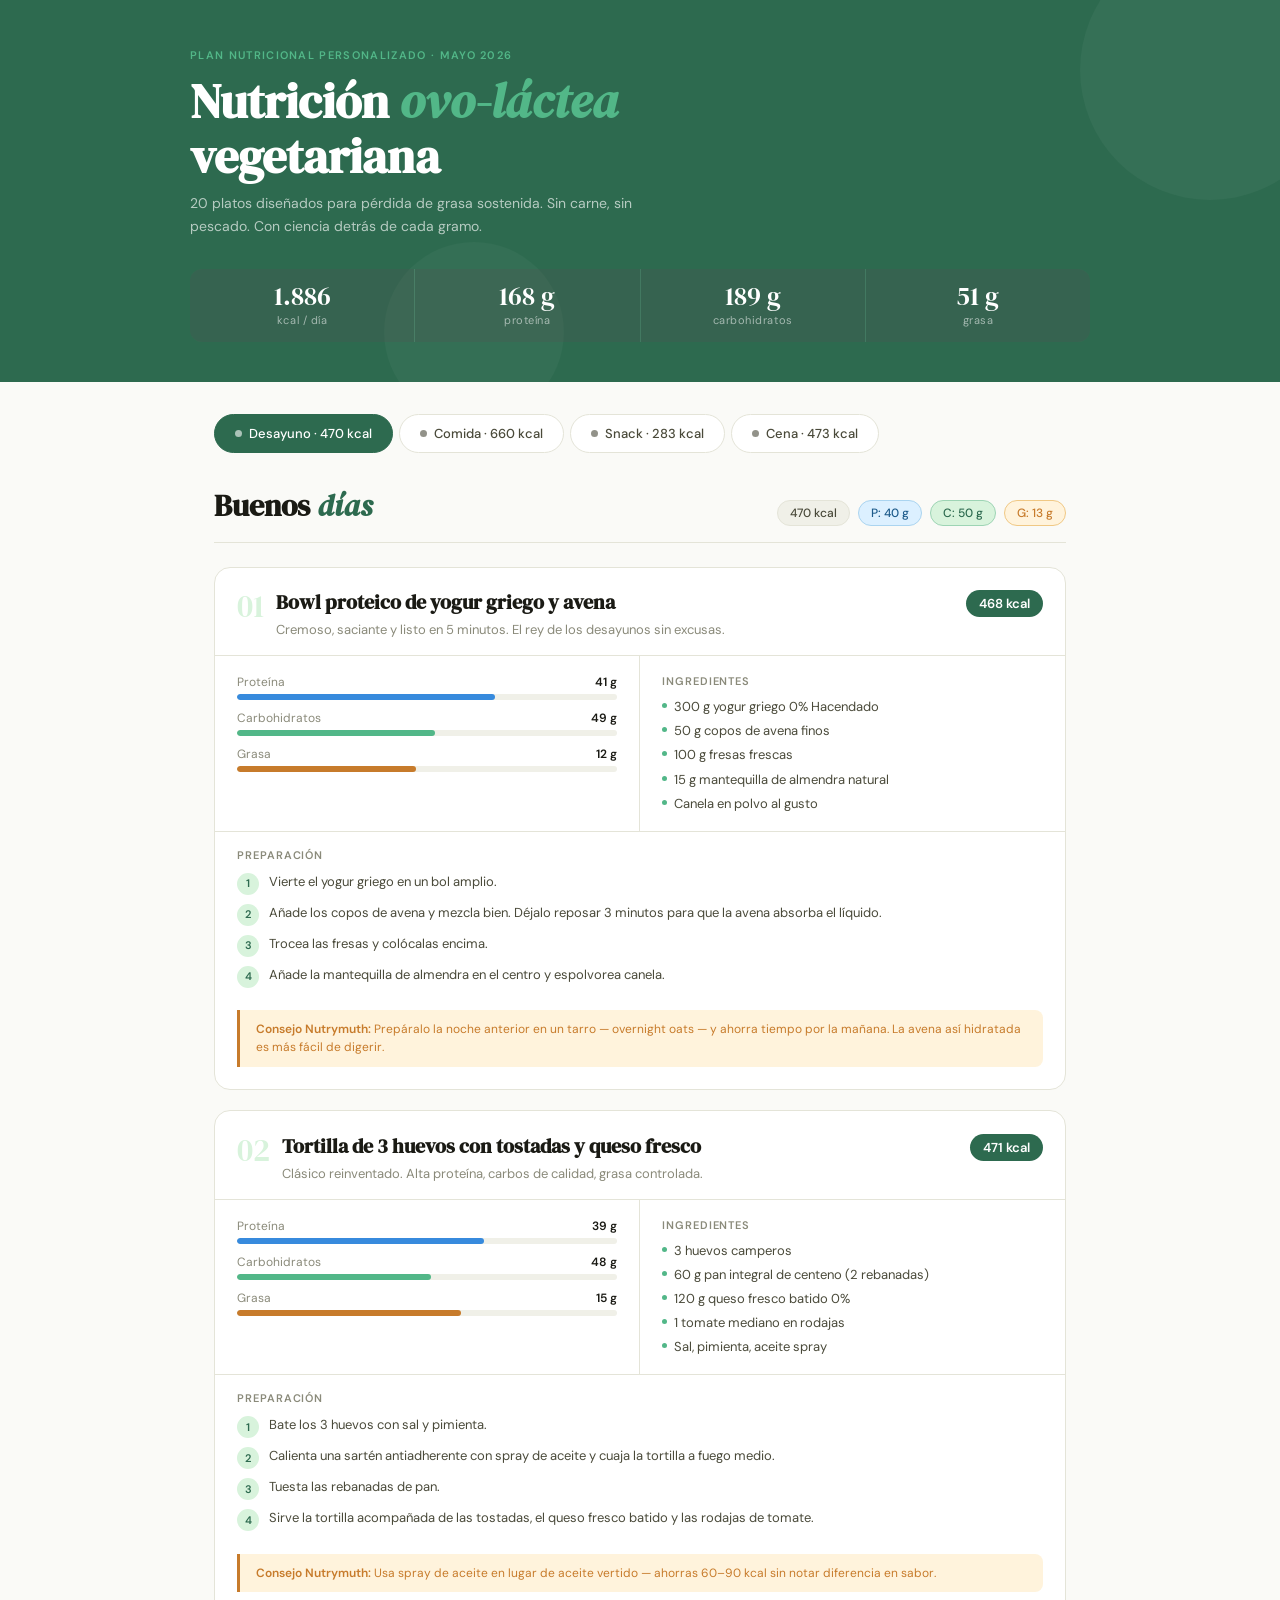
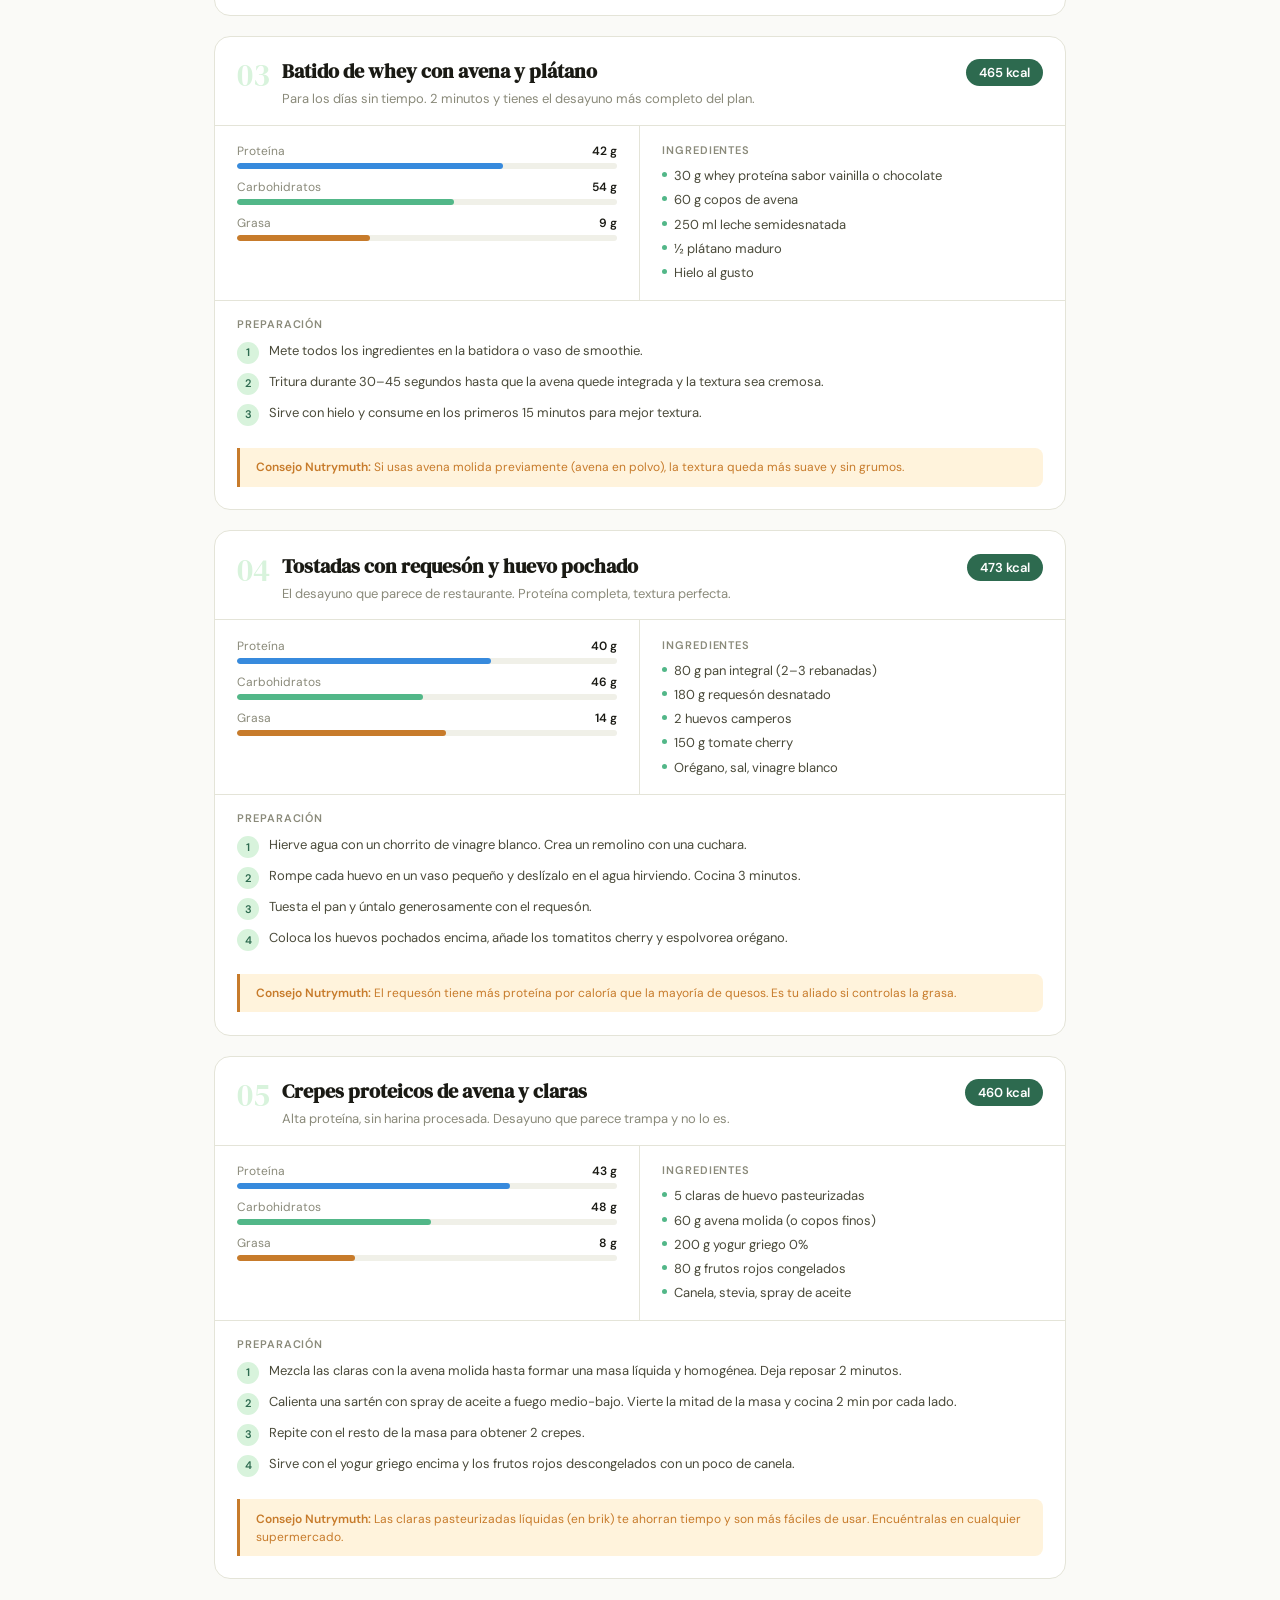
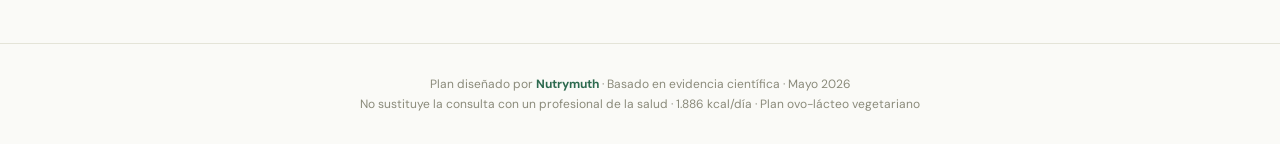
<file: pages/nutri_sedentario.html>
<!DOCTYPE html>
<html lang="es">
<head>
<meta charset="UTF-8">
<meta name="viewport" content="width=device-width, initial-scale=1.0">
<title>Plan Nutricional Vegetariano — Mario</title>
<link href="https://fonts.googleapis.com/css2?family=DM+Serif+Display:ital@0;1&family=DM+Sans:wght@300;400;500;600&display=swap" rel="stylesheet">
<style>
  :root {
    --green:    #2D6A4F;
    --green-l:  #52B788;
    --green-xl: #D8F3DC;
    --cream:    #FAFAF7;
    --ink:      #1A1A14;
    --ink-2:    #4A4A3A;
    --ink-3:    #8A8A7A;
    --border:   #E4E4D8;
    --white:    #FFFFFF;
    --amber:    #C77B2B;
    --amber-l:  #FFF3DC;
    --blue:     #1D5B8B;
    --blue-l:   #DCF0FF;
    --red:      #B34040;
    --red-l:    #FFE8E8;
  }

  *, *::before, *::after { box-sizing: border-box; margin: 0; padding: 0; }

  body {
    font-family: 'DM Sans', sans-serif;
    background: var(--cream);
    color: var(--ink);
    min-height: 100vh;
  }

  /* ── HEADER ── */
  header {
    background: var(--green);
    padding: 3rem 2rem 2.5rem;
    position: relative;
    overflow: hidden;
  }
  header::before {
    content: '';
    position: absolute;
    top: -60px; right: -60px;
    width: 260px; height: 260px;
    border-radius: 50%;
    background: rgba(255,255,255,0.04);
  }
  header::after {
    content: '';
    position: absolute;
    bottom: -40px; left: 30%;
    width: 180px; height: 180px;
    border-radius: 50%;
    background: rgba(255,255,255,0.03);
  }
  .header-inner {
    max-width: 900px;
    margin: 0 auto;
    position: relative;
    z-index: 1;
  }
  .header-tag {
    font-size: 11px;
    font-weight: 600;
    letter-spacing: .12em;
    text-transform: uppercase;
    color: var(--green-l);
    margin-bottom: .75rem;
  }
  header h1 {
    font-family: 'DM Serif Display', serif;
    font-size: clamp(2rem, 5vw, 3rem);
    color: #fff;
    line-height: 1.15;
    margin-bottom: .5rem;
  }
  header h1 em { font-style: italic; color: var(--green-l); }
  .header-sub {
    font-size: 14px;
    color: rgba(255,255,255,.65);
    margin-bottom: 2rem;
    max-width: 480px;
    line-height: 1.6;
  }

  /* ── STATS BAR ── */
  .stats {
    display: flex;
    flex-wrap: wrap;
    gap: 1px;
    background: rgba(255,255,255,.1);
    border-radius: 12px;
    overflow: hidden;
  }
  .stat {
    flex: 1;
    min-width: 100px;
    background: rgba(0,0,0,.18);
    padding: .9rem 1.2rem;
    text-align: center;
  }
  .stat-val {
    font-family: 'DM Serif Display', serif;
    font-size: 1.6rem;
    color: #fff;
    line-height: 1;
  }
  .stat-label {
    font-size: 11px;
    color: rgba(255,255,255,.55);
    margin-top: 4px;
    letter-spacing: .05em;
  }

  /* ── NAV TABS ── */
  .nav {
    max-width: 900px;
    margin: 2rem auto 0;
    padding: 0 1.5rem;
    display: flex;
    gap: 6px;
    overflow-x: auto;
    scrollbar-width: none;
  }
  .nav::-webkit-scrollbar { display: none; }
  .nav-btn {
    flex-shrink: 0;
    padding: 10px 20px;
    border-radius: 999px;
    border: 1.5px solid var(--border);
    background: var(--white);
    font-family: 'DM Sans', sans-serif;
    font-size: 13px;
    font-weight: 500;
    color: var(--ink-2);
    cursor: pointer;
    transition: all .2s;
    display: flex;
    align-items: center;
    gap: 7px;
  }
  .nav-btn:hover { border-color: var(--green-l); color: var(--green); }
  .nav-btn.active {
    background: var(--green);
    border-color: var(--green);
    color: #fff;
  }
  .nav-btn .dot {
    width: 7px; height: 7px;
    border-radius: 50%;
    background: currentColor;
    opacity: .6;
  }

  /* ── MAIN ── */
  main {
    max-width: 900px;
    margin: 0 auto;
    padding: 2rem 1.5rem 4rem;
  }

  .panel { display: none; }
  .panel.active { display: block; animation: fadeIn .3s ease; }
  @keyframes fadeIn { from { opacity: 0; transform: translateY(8px); } to { opacity: 1; transform: translateY(0); } }

  /* ── SECTION HEADER ── */
  .section-head {
    display: flex;
    align-items: flex-end;
    justify-content: space-between;
    margin-bottom: 1.5rem;
    padding-bottom: 1rem;
    border-bottom: 1.5px solid var(--border);
    flex-wrap: wrap;
    gap: 1rem;
  }
  .section-head h2 {
    font-family: 'DM Serif Display', serif;
    font-size: 1.9rem;
    color: var(--ink);
  }
  .section-head h2 em { font-style: italic; color: var(--green); }
  .macro-summary {
    display: flex;
    gap: 8px;
    flex-wrap: wrap;
  }
  .ms-pill {
    font-size: 12px;
    font-weight: 500;
    padding: 4px 12px;
    border-radius: 999px;
    border: 1px solid;
  }
  .ms-p { background: var(--blue-l); color: var(--blue); border-color: #aad4f0; }
  .ms-c { background: var(--green-xl); color: var(--green); border-color: #9dd4b4; }
  .ms-f { background: var(--amber-l); color: var(--amber); border-color: #f0c884; }
  .ms-k { background: #f0f0e8; color: var(--ink-2); border-color: var(--border); }

  /* ── MEAL GRID ── */
  .meal-grid {
    display: grid;
    grid-template-columns: 1fr;
    gap: 1.25rem;
  }

  /* ── MEAL CARD ── */
  .card {
    background: var(--white);
    border: 1px solid var(--border);
    border-radius: 16px;
    overflow: hidden;
    transition: box-shadow .2s;
  }
  .card:hover { box-shadow: 0 4px 24px rgba(0,0,0,.07); }

  .card-top {
    padding: 1.4rem 1.4rem 1rem;
    border-bottom: 1px solid var(--border);
    display: flex;
    justify-content: space-between;
    align-items: flex-start;
    gap: 1rem;
  }
  .card-num {
    font-family: 'DM Serif Display', serif;
    font-size: 2rem;
    color: var(--green-xl);
    line-height: 1;
    flex-shrink: 0;
    margin-right: 4px;
  }
  .card-title {
    font-family: 'DM Serif Display', serif;
    font-size: 1.25rem;
    color: var(--ink);
    margin-bottom: 5px;
    line-height: 1.25;
  }
  .card-tagline {
    font-size: 13px;
    color: var(--ink-3);
    line-height: 1.5;
  }
  .card-kcal {
    background: var(--green);
    color: #fff;
    font-size: 13px;
    font-weight: 600;
    padding: 5px 13px;
    border-radius: 999px;
    white-space: nowrap;
    flex-shrink: 0;
  }

  .card-body {
    display: grid;
    grid-template-columns: 1fr 1fr;
    gap: 0;
  }
  @media (max-width: 560px) {
    .card-body { grid-template-columns: 1fr; }
  }

  /* macros */
  .card-macros {
    padding: 1.1rem 1.4rem;
    border-right: 1px solid var(--border);
    display: flex;
    flex-direction: column;
    gap: 10px;
  }
  @media (max-width: 560px) {
    .card-macros { border-right: none; border-bottom: 1px solid var(--border); }
  }
  .macro-label-row {
    display: flex;
    justify-content: space-between;
    align-items: center;
    font-size: 12px;
    color: var(--ink-3);
    margin-bottom: 4px;
  }
  .macro-val { font-weight: 600; color: var(--ink); }
  .bar-bg {
    height: 6px;
    background: #f0f0e8;
    border-radius: 99px;
    overflow: hidden;
  }
  .bar-fill { height: 100%; border-radius: 99px; }
  .bar-p { background: #378ADD; }
  .bar-c { background: #52B788; }
  .bar-f { background: #C77B2B; }

  /* ingredients */
  .card-ingredients {
    padding: 1.1rem 1.4rem;
  }
  .ing-title {
    font-size: 11px;
    font-weight: 600;
    letter-spacing: .08em;
    text-transform: uppercase;
    color: var(--ink-3);
    margin-bottom: 10px;
  }
  .ing-list {
    list-style: none;
    display: flex;
    flex-direction: column;
    gap: 6px;
  }
  .ing-list li {
    font-size: 13px;
    color: var(--ink-2);
    display: flex;
    align-items: flex-start;
    gap: 7px;
    line-height: 1.4;
  }
  .ing-list li::before {
    content: '';
    width: 5px; height: 5px;
    border-radius: 50%;
    background: var(--green-l);
    flex-shrink: 0;
    margin-top: 5px;
  }

  /* prep */
  .card-prep {
    grid-column: 1 / -1;
    padding: 1rem 1.4rem 1.4rem;
    border-top: 1px solid var(--border);
  }
  .prep-title {
    font-size: 11px;
    font-weight: 600;
    letter-spacing: .08em;
    text-transform: uppercase;
    color: var(--ink-3);
    margin-bottom: 10px;
  }
  .steps {
    display: flex;
    flex-direction: column;
    gap: 8px;
    counter-reset: step;
  }
  .step {
    display: flex;
    gap: 10px;
    font-size: 13px;
    color: var(--ink-2);
    line-height: 1.55;
    counter-increment: step;
  }
  .step::before {
    content: counter(step);
    flex-shrink: 0;
    width: 22px; height: 22px;
    border-radius: 50%;
    background: var(--green-xl);
    color: var(--green);
    font-size: 11px;
    font-weight: 600;
    display: flex;
    align-items: center;
    justify-content: center;
    margin-top: 1px;
  }

  /* tip badge */
  .tip {
    grid-column: 1 / -1;
    margin: 0 1.4rem 1.4rem;
    background: var(--amber-l);
    border-left: 3px solid var(--amber);
    border-radius: 0 8px 8px 0;
    padding: .65rem 1rem;
    font-size: 12px;
    color: var(--amber);
    line-height: 1.5;
  }
  .tip strong { font-weight: 600; }

  /* ── FOOTER ── */
  footer {
    text-align: center;
    padding: 2rem;
    font-size: 12px;
    color: var(--ink-3);
    border-top: 1px solid var(--border);
  }
  footer strong { color: var(--green); }
</style>
</head>
<body>

<header>
  <div class="header-inner">
    <p class="header-tag">Plan nutricional personalizado · Mayo 2026</p>
    <h1>Nutrición <em>ovo-láctea</em><br>vegetariana</h1>
    <p class="header-sub">20 platos diseñados para pérdida de grasa sostenida. Sin carne, sin pescado. Con ciencia detrás de cada gramo.</p>
    <div class="stats">
      <div class="stat"><div class="stat-val">1.886</div><div class="stat-label">kcal / día</div></div>
      <div class="stat"><div class="stat-val">168 g</div><div class="stat-label">proteína</div></div>
      <div class="stat"><div class="stat-val">189 g</div><div class="stat-label">carbohidratos</div></div>
      <div class="stat"><div class="stat-val">51 g</div><div class="stat-label">grasa</div></div>
    </div>
  </div>
</header>

<nav class="nav">
  <button class="nav-btn active" onclick="show('desayuno', this)"><span class="dot"></span>Desayuno · 470 kcal</button>
  <button class="nav-btn" onclick="show('comida', this)"><span class="dot"></span>Comida · 660 kcal</button>
  <button class="nav-btn" onclick="show('snack', this)"><span class="dot"></span>Snack · 283 kcal</button>
  <button class="nav-btn" onclick="show('cena', this)"><span class="dot"></span>Cena · 473 kcal</button>
</nav>

<main>

<!-- ══════════════ DESAYUNOS ══════════════ -->
<div id="panel-desayuno" class="panel active">
  <div class="section-head">
    <h2>Buenos <em>días</em></h2>
    <div class="macro-summary">
      <span class="ms-pill ms-k">470 kcal</span>
      <span class="ms-pill ms-p">P: 40 g</span>
      <span class="ms-pill ms-c">C: 50 g</span>
      <span class="ms-pill ms-f">G: 13 g</span>
    </div>
  </div>
  <div class="meal-grid">

    <!-- D1 -->
    <div class="card">
      <div class="card-top">
        <div style="display:flex;align-items:flex-start;gap:8px;">
          <span class="card-num">01</span>
          <div>
            <h3 class="card-title">Bowl proteico de yogur griego y avena</h3>
            <p class="card-tagline">Cremoso, saciante y listo en 5 minutos. El rey de los desayunos sin excusas.</p>
          </div>
        </div>
        <span class="card-kcal">468 kcal</span>
      </div>
      <div class="card-body">
        <div class="card-macros">
          <div>
            <div class="macro-label-row"><span>Proteína</span><span class="macro-val">41 g</span></div>
            <div class="bar-bg"><div class="bar-fill bar-p" style="width:68%"></div></div>
          </div>
          <div>
            <div class="macro-label-row"><span>Carbohidratos</span><span class="macro-val">49 g</span></div>
            <div class="bar-bg"><div class="bar-fill bar-c" style="width:52%"></div></div>
          </div>
          <div>
            <div class="macro-label-row"><span>Grasa</span><span class="macro-val">12 g</span></div>
            <div class="bar-bg"><div class="bar-fill bar-f" style="width:47%"></div></div>
          </div>
        </div>
        <div class="card-ingredients">
          <p class="ing-title">Ingredientes</p>
          <ul class="ing-list">
            <li>300 g yogur griego 0% Hacendado</li>
            <li>50 g copos de avena finos</li>
            <li>100 g fresas frescas</li>
            <li>15 g mantequilla de almendra natural</li>
            <li>Canela en polvo al gusto</li>
          </ul>
        </div>
        <div class="card-prep">
          <p class="prep-title">Preparación</p>
          <div class="steps">
            <div class="step">Vierte el yogur griego en un bol amplio.</div>
            <div class="step">Añade los copos de avena y mezcla bien. Déjalo reposar 3 minutos para que la avena absorba el líquido.</div>
            <div class="step">Trocea las fresas y colócalas encima.</div>
            <div class="step">Añade la mantequilla de almendra en el centro y espolvorea canela.</div>
          </div>
        </div>
        <div class="tip"><strong>Consejo Nutrymuth:</strong> Prepáralo la noche anterior en un tarro — overnight oats — y ahorra tiempo por la mañana. La avena así hidratada es más fácil de digerir.</div>
      </div>
    </div>

    <!-- D2 -->
    <div class="card">
      <div class="card-top">
        <div style="display:flex;align-items:flex-start;gap:8px;">
          <span class="card-num">02</span>
          <div>
            <h3 class="card-title">Tortilla de 3 huevos con tostadas y queso fresco</h3>
            <p class="card-tagline">Clásico reinventado. Alta proteína, carbos de calidad, grasa controlada.</p>
          </div>
        </div>
        <span class="card-kcal">471 kcal</span>
      </div>
      <div class="card-body">
        <div class="card-macros">
          <div>
            <div class="macro-label-row"><span>Proteína</span><span class="macro-val">39 g</span></div>
            <div class="bar-bg"><div class="bar-fill bar-p" style="width:65%"></div></div>
          </div>
          <div>
            <div class="macro-label-row"><span>Carbohidratos</span><span class="macro-val">48 g</span></div>
            <div class="bar-bg"><div class="bar-fill bar-c" style="width:51%"></div></div>
          </div>
          <div>
            <div class="macro-label-row"><span>Grasa</span><span class="macro-val">15 g</span></div>
            <div class="bar-bg"><div class="bar-fill bar-f" style="width:59%"></div></div>
          </div>
        </div>
        <div class="card-ingredients">
          <p class="ing-title">Ingredientes</p>
          <ul class="ing-list">
            <li>3 huevos camperos</li>
            <li>60 g pan integral de centeno (2 rebanadas)</li>
            <li>120 g queso fresco batido 0%</li>
            <li>1 tomate mediano en rodajas</li>
            <li>Sal, pimienta, aceite spray</li>
          </ul>
        </div>
        <div class="card-prep">
          <p class="prep-title">Preparación</p>
          <div class="steps">
            <div class="step">Bate los 3 huevos con sal y pimienta.</div>
            <div class="step">Calienta una sartén antiadherente con spray de aceite y cuaja la tortilla a fuego medio.</div>
            <div class="step">Tuesta las rebanadas de pan.</div>
            <div class="step">Sirve la tortilla acompañada de las tostadas, el queso fresco batido y las rodajas de tomate.</div>
          </div>
        </div>
        <div class="tip"><strong>Consejo Nutrymuth:</strong> Usa spray de aceite en lugar de aceite vertido — ahorras 60–90 kcal sin notar diferencia en sabor.</div>
      </div>
    </div>

    <!-- D3 -->
    <div class="card">
      <div class="card-top">
        <div style="display:flex;align-items:flex-start;gap:8px;">
          <span class="card-num">03</span>
          <div>
            <h3 class="card-title">Batido de whey con avena y plátano</h3>
            <p class="card-tagline">Para los días sin tiempo. 2 minutos y tienes el desayuno más completo del plan.</p>
          </div>
        </div>
        <span class="card-kcal">465 kcal</span>
      </div>
      <div class="card-body">
        <div class="card-macros">
          <div>
            <div class="macro-label-row"><span>Proteína</span><span class="macro-val">42 g</span></div>
            <div class="bar-bg"><div class="bar-fill bar-p" style="width:70%"></div></div>
          </div>
          <div>
            <div class="macro-label-row"><span>Carbohidratos</span><span class="macro-val">54 g</span></div>
            <div class="bar-bg"><div class="bar-fill bar-c" style="width:57%"></div></div>
          </div>
          <div>
            <div class="macro-label-row"><span>Grasa</span><span class="macro-val">9 g</span></div>
            <div class="bar-bg"><div class="bar-fill bar-f" style="width:35%"></div></div>
          </div>
        </div>
        <div class="card-ingredients">
          <p class="ing-title">Ingredientes</p>
          <ul class="ing-list">
            <li>30 g whey proteína sabor vainilla o chocolate</li>
            <li>60 g copos de avena</li>
            <li>250 ml leche semidesnatada</li>
            <li>½ plátano maduro</li>
            <li>Hielo al gusto</li>
          </ul>
        </div>
        <div class="card-prep">
          <p class="prep-title">Preparación</p>
          <div class="steps">
            <div class="step">Mete todos los ingredientes en la batidora o vaso de smoothie.</div>
            <div class="step">Tritura durante 30–45 segundos hasta que la avena quede integrada y la textura sea cremosa.</div>
            <div class="step">Sirve con hielo y consume en los primeros 15 minutos para mejor textura.</div>
          </div>
        </div>
        <div class="tip"><strong>Consejo Nutrymuth:</strong> Si usas avena molida previamente (avena en polvo), la textura queda más suave y sin grumos.</div>
      </div>
    </div>

    <!-- D4 -->
    <div class="card">
      <div class="card-top">
        <div style="display:flex;align-items:flex-start;gap:8px;">
          <span class="card-num">04</span>
          <div>
            <h3 class="card-title">Tostadas con requesón y huevo pochado</h3>
            <p class="card-tagline">El desayuno que parece de restaurante. Proteína completa, textura perfecta.</p>
          </div>
        </div>
        <span class="card-kcal">473 kcal</span>
      </div>
      <div class="card-body">
        <div class="card-macros">
          <div>
            <div class="macro-label-row"><span>Proteína</span><span class="macro-val">40 g</span></div>
            <div class="bar-bg"><div class="bar-fill bar-p" style="width:67%"></div></div>
          </div>
          <div>
            <div class="macro-label-row"><span>Carbohidratos</span><span class="macro-val">46 g</span></div>
            <div class="bar-bg"><div class="bar-fill bar-c" style="width:49%"></div></div>
          </div>
          <div>
            <div class="macro-label-row"><span>Grasa</span><span class="macro-val">14 g</span></div>
            <div class="bar-bg"><div class="bar-fill bar-f" style="width:55%"></div></div>
          </div>
        </div>
        <div class="card-ingredients">
          <p class="ing-title">Ingredientes</p>
          <ul class="ing-list">
            <li>80 g pan integral (2–3 rebanadas)</li>
            <li>180 g requesón desnatado</li>
            <li>2 huevos camperos</li>
            <li>150 g tomate cherry</li>
            <li>Orégano, sal, vinagre blanco</li>
          </ul>
        </div>
        <div class="card-prep">
          <p class="prep-title">Preparación</p>
          <div class="steps">
            <div class="step">Hierve agua con un chorrito de vinagre blanco. Crea un remolino con una cuchara.</div>
            <div class="step">Rompe cada huevo en un vaso pequeño y deslízalo en el agua hirviendo. Cocina 3 minutos.</div>
            <div class="step">Tuesta el pan y úntalo generosamente con el requesón.</div>
            <div class="step">Coloca los huevos pochados encima, añade los tomatitos cherry y espolvorea orégano.</div>
          </div>
        </div>
        <div class="tip"><strong>Consejo Nutrymuth:</strong> El requesón tiene más proteína por caloría que la mayoría de quesos. Es tu aliado si controlas la grasa.</div>
      </div>
    </div>

    <!-- D5 -->
    <div class="card">
      <div class="card-top">
        <div style="display:flex;align-items:flex-start;gap:8px;">
          <span class="card-num">05</span>
          <div>
            <h3 class="card-title">Crepes proteicos de avena y claras</h3>
            <p class="card-tagline">Alta proteína, sin harina procesada. Desayuno que parece trampa y no lo es.</p>
          </div>
        </div>
        <span class="card-kcal">460 kcal</span>
      </div>
      <div class="card-body">
        <div class="card-macros">
          <div>
            <div class="macro-label-row"><span>Proteína</span><span class="macro-val">43 g</span></div>
            <div class="bar-bg"><div class="bar-fill bar-p" style="width:72%"></div></div>
          </div>
          <div>
            <div class="macro-label-row"><span>Carbohidratos</span><span class="macro-val">48 g</span></div>
            <div class="bar-bg"><div class="bar-fill bar-c" style="width:51%"></div></div>
          </div>
          <div>
            <div class="macro-label-row"><span>Grasa</span><span class="macro-val">8 g</span></div>
            <div class="bar-bg"><div class="bar-fill bar-f" style="width:31%"></div></div>
          </div>
        </div>
        <div class="card-ingredients">
          <p class="ing-title">Ingredientes</p>
          <ul class="ing-list">
            <li>5 claras de huevo pasteurizadas</li>
            <li>60 g avena molida (o copos finos)</li>
            <li>200 g yogur griego 0%</li>
            <li>80 g frutos rojos congelados</li>
            <li>Canela, stevia, spray de aceite</li>
          </ul>
        </div>
        <div class="card-prep">
          <p class="prep-title">Preparación</p>
          <div class="steps">
            <div class="step">Mezcla las claras con la avena molida hasta formar una masa líquida y homogénea. Deja reposar 2 minutos.</div>
            <div class="step">Calienta una sartén con spray de aceite a fuego medio-bajo. Vierte la mitad de la masa y cocina 2 min por cada lado.</div>
            <div class="step">Repite con el resto de la masa para obtener 2 crepes.</div>
            <div class="step">Sirve con el yogur griego encima y los frutos rojos descongelados con un poco de canela.</div>
          </div>
        </div>
        <div class="tip"><strong>Consejo Nutrymuth:</strong> Las claras pasteurizadas líquidas (en brik) te ahorran tiempo y son más fáciles de usar. Encuéntralas en cualquier supermercado.</div>
      </div>
    </div>

  </div>
</div>

<!-- ══════════════ COMIDAS ══════════════ -->
<div id="panel-comida" class="panel">
  <div class="section-head">
    <h2>La <em>comida</em> principal</h2>
    <div class="macro-summary">
      <span class="ms-pill ms-k">660 kcal</span>
      <span class="ms-pill ms-p">P: 50 g</span>
      <span class="ms-pill ms-c">C: 65 g</span>
      <span class="ms-pill ms-f">G: 18 g</span>
    </div>
  </div>
  <div class="meal-grid">

    <!-- C1 -->
    <div class="card">
      <div class="card-top">
        <div style="display:flex;align-items:flex-start;gap:8px;">
          <span class="card-num">01</span>
          <div>
            <h3 class="card-title">Lentejas con arroz integral y huevo duro</h3>
            <p class="card-tagline">El plato más completo de la dieta mediterránea. Proteína vegetal + animal = perfil de aminoácidos total.</p>
          </div>
        </div>
        <span class="card-kcal">658 kcal</span>
      </div>
      <div class="card-body">
        <div class="card-macros">
          <div>
            <div class="macro-label-row"><span>Proteína</span><span class="macro-val">49 g</span></div>
            <div class="bar-bg"><div class="bar-fill bar-p" style="width:82%"></div></div>
          </div>
          <div>
            <div class="macro-label-row"><span>Carbohidratos</span><span class="macro-val">68 g</span></div>
            <div class="bar-bg"><div class="bar-fill bar-c" style="width:72%"></div></div>
          </div>
          <div>
            <div class="macro-label-row"><span>Grasa</span><span class="macro-val">16 g</span></div>
            <div class="bar-bg"><div class="bar-fill bar-f" style="width:63%"></div></div>
          </div>
        </div>
        <div class="card-ingredients">
          <p class="ing-title">Ingredientes</p>
          <ul class="ing-list">
            <li>200 g lentejas pardinas cocidas (o bote escurrido)</li>
            <li>150 g arroz integral cocido</li>
            <li>2 huevos duros</li>
            <li>½ cebolla, 1 zanahoria, 2 dientes de ajo</li>
            <li>Pimentón ahumado, comino, 10 ml AOVE</li>
          </ul>
        </div>
        <div class="card-prep">
          <p class="prep-title">Preparación</p>
          <div class="steps">
            <div class="step">Sofríe cebolla y zanahoria en dados con el AOVE a fuego medio, 5 minutos.</div>
            <div class="step">Añade el ajo picado, pimentón y comino. Rehoga 1 minuto más.</div>
            <div class="step">Incorpora las lentejas escurridas, mezcla y calienta 3 minutos.</div>
            <div class="step">Sirve sobre el arroz integral y corona con los huevos duros partidos por la mitad.</div>
          </div>
        </div>
        <div class="tip"><strong>Consejo Nutrymuth:</strong> Las lentejas en bote (ya cocidas) te ahorran 30 minutos. Écurrelas y lávalas bien. Mismo valor nutricional, cero excusas.</div>
      </div>
    </div>

    <!-- C2 -->
    <div class="card">
      <div class="card-top">
        <div style="display:flex;align-items:flex-start;gap:8px;">
          <span class="card-num">02</span>
          <div>
            <h3 class="card-title">Pasta integral con tofu salteado y pesto</h3>
            <p class="card-tagline">Proteína vegetal de alto valor biológico. El tofu bien cocinado no sabe a cartón, lo prometo.</p>
          </div>
        </div>
        <span class="card-kcal">663 kcal</span>
      </div>
      <div class="card-body">
        <div class="card-macros">
          <div>
            <div class="macro-label-row"><span>Proteína</span><span class="macro-val">48 g</span></div>
            <div class="bar-bg"><div class="bar-fill bar-p" style="width:80%"></div></div>
          </div>
          <div>
            <div class="macro-label-row"><span>Carbohidratos</span><span class="macro-val">66 g</span></div>
            <div class="bar-bg"><div class="bar-fill bar-c" style="width:70%"></div></div>
          </div>
          <div>
            <div class="macro-label-row"><span>Grasa</span><span class="macro-val">20 g</span></div>
            <div class="bar-bg"><div class="bar-fill bar-f" style="width:78%"></div></div>
          </div>
        </div>
        <div class="card-ingredients">
          <p class="ing-title">Ingredientes</p>
          <ul class="ing-list">
            <li>90 g pasta integral (peso seco)</li>
            <li>150 g tofu firme extra</li>
            <li>25 g pesto genovés de calidad</li>
            <li>150 g tomates cherry</li>
            <li>Sal, pimienta, albahaca fresca</li>
          </ul>
        </div>
        <div class="card-prep">
          <p class="prep-title">Preparación</p>
          <div class="steps">
            <div class="step">Cuece la pasta al dente según instrucciones. Reserva 50 ml del agua de cocción.</div>
            <div class="step">Escurre y prensa el tofu con papel de cocina. Córtalo en dados y sáltalo en sartén caliente sin aceite, 4–5 minutos por lado hasta que dore.</div>
            <div class="step">Mezcla la pasta con el pesto y un poco del agua de cocción para ligar la salsa.</div>
            <div class="step">Incorpora el tofu y los cherry partidos. Sirve con albahaca fresca.</div>
          </div>
        </div>
        <div class="tip"><strong>Consejo Nutrymuth:</strong> El secreto del tofu es prensarlo bien y saltearlo en sartén muy caliente y seca. Así queda crujiente por fuera y jugoso por dentro.</div>
      </div>
    </div>

    <!-- C3 -->
    <div class="card">
      <div class="card-top">
        <div style="display:flex;align-items:flex-start;gap:8px;">
          <span class="card-num">03</span>
          <div>
            <h3 class="card-title">Curry de garbanzos con arroz basmati</h3>
            <p class="card-tagline">Antiinflamatorio, sabroso y con más fibra que el 95% de platos de un restaurante.</p>
          </div>
        </div>
        <span class="card-kcal">655 kcal</span>
      </div>
      <div class="card-body">
        <div class="card-macros">
          <div>
            <div class="macro-label-row"><span>Proteína</span><span class="macro-val">28 g</span></div>
            <div class="bar-bg"><div class="bar-fill bar-p" style="width:47%"></div></div>
          </div>
          <div>
            <div class="macro-label-row"><span>Carbohidratos</span><span class="macro-val">70 g</span></div>
            <div class="bar-bg"><div class="bar-fill bar-c" style="width:74%"></div></div>
          </div>
          <div>
            <div class="macro-label-row"><span>Grasa</span><span class="macro-val">18 g</span></div>
            <div class="bar-bg"><div class="bar-fill bar-f" style="width:71%"></div></div>
          </div>
        </div>
        <div class="card-ingredients">
          <p class="ing-title">Ingredientes</p>
          <ul class="ing-list">
            <li>220 g garbanzos cocidos escurridos</li>
            <li>150 g arroz basmati cocido</li>
            <li>200 ml leche de coco light</li>
            <li>100 g espinacas baby, 1 tomate troceado</li>
            <li>Curry, jengibre, ajo, cúrcuma, 8 ml AOVE</li>
          </ul>
        </div>
        <div class="card-prep">
          <p class="prep-title">Preparación</p>
          <div class="steps">
            <div class="step">Sofríe ajo y jengibre rallado en el AOVE 2 minutos. Añade curry y cúrcuma, rehoga 30 segundos.</div>
            <div class="step">Incorpora el tomate troceado y cocina 3 minutos hasta que se deshaga.</div>
            <div class="step">Agrega los garbanzos y la leche de coco. Cocina a fuego medio 8 minutos.</div>
            <div class="step">Añade las espinacas en los últimos 2 minutos. Sirve sobre el arroz basmati.</div>
          </div>
        </div>
        <div class="tip"><strong>Consejo Nutrymuth:</strong> Este plato es algo más bajo en proteína que el resto. Si quieres compensar, añade 1 huevo duro encima o 50 g más de garbanzos.</div>
      </div>
    </div>

    <!-- C4 -->
    <div class="card">
      <div class="card-top">
        <div style="display:flex;align-items:flex-start;gap:8px;">
          <span class="card-num">04</span>
          <div>
            <h3 class="card-title">Bowl de quinoa con tempeh y verduras asadas</h3>
            <p class="card-tagline">El plato con mayor densidad nutricional del plan. Proteína vegetal completa al cuadrado.</p>
          </div>
        </div>
        <span class="card-kcal">660 kcal</span>
      </div>
      <div class="card-body">
        <div class="card-macros">
          <div>
            <div class="macro-label-row"><span>Proteína</span><span class="macro-val">52 g</span></div>
            <div class="bar-bg"><div class="bar-fill bar-p" style="width:87%"></div></div>
          </div>
          <div>
            <div class="macro-label-row"><span>Carbohidratos</span><span class="macro-val">62 g</span></div>
            <div class="bar-bg"><div class="bar-fill bar-c" style="width:66%"></div></div>
          </div>
          <div>
            <div class="macro-label-row"><span>Grasa</span><span class="macro-val">19 g</span></div>
            <div class="bar-bg"><div class="bar-fill bar-f" style="width:75%"></div></div>
          </div>
        </div>
        <div class="card-ingredients">
          <p class="ing-title">Ingredientes</p>
          <ul class="ing-list">
            <li>150 g quinoa cocida</li>
            <li>150 g tempeh de soja</li>
            <li>Calabacín, pimiento rojo, berenjena (300 g total)</li>
            <li>10 ml AOVE, 15 ml salsa de soja baja en sal</li>
            <li>Ajo en polvo, pimentón, limón</li>
          </ul>
        </div>
        <div class="card-prep">
          <p class="prep-title">Preparación</p>
          <div class="steps">
            <div class="step">Corta las verduras en dados y ásalas al horno a 200°C durante 20 minutos con AOVE y sal.</div>
            <div class="step">Corta el tempeh en dados y marínalo 10 minutos en salsa de soja con ajo en polvo.</div>
            <div class="step">Saltea el tempeh en sartén caliente 3–4 min por lado hasta que esté dorado.</div>
            <div class="step">Monta el bowl: quinoa de base, verduras asadas y tempeh encima. Exprime el limón al final.</div>
          </div>
        </div>
        <div class="tip"><strong>Consejo Nutrymuth:</strong> El tempeh es tofu fermentado y tiene más proteína y probióticos que el tofu normal. La salsa de soja lo transforma por completo.</div>
      </div>
    </div>

    <!-- C5 -->
    <div class="card">
      <div class="card-top">
        <div style="display:flex;align-items:flex-start;gap:8px;">
          <span class="card-num">05</span>
          <div>
            <h3 class="card-title">Tortilla de patata con ensalada y queso curado</h3>
            <p class="card-tagline">El clásico español adaptado para rendimiento. Sin renunciar a nada que merezca la pena.</p>
          </div>
        </div>
        <span class="card-kcal">662 kcal</span>
      </div>
      <div class="card-body">
        <div class="card-macros">
          <div>
            <div class="macro-label-row"><span>Proteína</span><span class="macro-val">32 g</span></div>
            <div class="bar-bg"><div class="bar-fill bar-p" style="width:53%"></div></div>
          </div>
          <div>
            <div class="macro-label-row"><span>Carbohidratos</span><span class="macro-val">55 g</span></div>
            <div class="bar-bg"><div class="bar-fill bar-c" style="width:58%"></div></div>
          </div>
          <div>
            <div class="macro-label-row"><span>Grasa</span><span class="macro-val">30 g</span></div>
            <div class="bar-bg"><div class="bar-fill bar-f" style="width:100%"></div></div>
          </div>
        </div>
        <div class="card-ingredients">
          <p class="ing-title">Ingredientes</p>
          <ul class="ing-list">
            <li>3 huevos camperos</li>
            <li>200 g patata cocida y enfriada</li>
            <li>50 g queso manchego curado</li>
            <li>Ensalada verde variada (100 g)</li>
            <li>10 ml AOVE, sal, cebolleta opcional</li>
          </ul>
        </div>
        <div class="card-prep">
          <p class="prep-title">Preparación</p>
          <div class="steps">
            <div class="step">Cuece la patata en rodajas finas hasta que esté tierna. Enfría y escurre bien.</div>
            <div class="step">Bate los 3 huevos, añade la patata, el queso rallado y sal. Mezcla con cuidado.</div>
            <div class="step">Cuaja en sartén antiadherente con el AOVE a fuego lento, dando la vuelta con cuidado.</div>
            <div class="step">Sirve con la ensalada verde aliñada con AOVE y vinagre.</div>
          </div>
        </div>
        <div class="tip"><strong>Consejo Nutrymuth:</strong> Este plato tiene más grasa que el resto de comidas. Compénsalo reduciendo la grasa en la cena de ese mismo día.</div>
      </div>
    </div>

  </div>
</div>

<!-- ══════════════ SNACKS ══════════════ -->
<div id="panel-snack" class="panel">
  <div class="section-head">
    <h2>Snacks <em>inteligentes</em></h2>
    <div class="macro-summary">
      <span class="ms-pill ms-k">283 kcal</span>
      <span class="ms-pill ms-p">P: 30 g</span>
      <span class="ms-pill ms-c">C: 25 g</span>
      <span class="ms-pill ms-f">G: 8 g</span>
    </div>
  </div>
  <div class="meal-grid">

    <!-- S1 -->
    <div class="card">
      <div class="card-top">
        <div style="display:flex;align-items:flex-start;gap:8px;">
          <span class="card-num">01</span>
          <div>
            <h3 class="card-title">Yogur griego con nueces y arándanos</h3>
            <p class="card-tagline">Proteína + antioxidantes + omega-3 vegetal. El snack más equilibrado del plan.</p>
          </div>
        </div>
        <span class="card-kcal">280 kcal</span>
      </div>
      <div class="card-body">
        <div class="card-macros">
          <div>
            <div class="macro-label-row"><span>Proteína</span><span class="macro-val">26 g</span></div>
            <div class="bar-bg"><div class="bar-fill bar-p" style="width:43%"></div></div>
          </div>
          <div>
            <div class="macro-label-row"><span>Carbohidratos</span><span class="macro-val">22 g</span></div>
            <div class="bar-bg"><div class="bar-fill bar-c" style="width:23%"></div></div>
          </div>
          <div>
            <div class="macro-label-row"><span>Grasa</span><span class="macro-val">11 g</span></div>
            <div class="bar-bg"><div class="bar-fill bar-f" style="width:43%"></div></div>
          </div>
        </div>
        <div class="card-ingredients">
          <p class="ing-title">Ingredientes</p>
          <ul class="ing-list">
            <li>250 g yogur griego 0% Hacendado</li>
            <li>20 g nueces (aprox. 4 mitades)</li>
            <li>80 g arándanos frescos o congelados</li>
            <li>Canela al gusto, stevia opcional</li>
          </ul>
        </div>
        <div class="card-prep">
          <p class="prep-title">Preparación</p>
          <div class="steps">
            <div class="step">Vierte el yogur en un bol.</div>
            <div class="step">Trocea las nueces y colócalas encima junto con los arándanos.</div>
            <div class="step">Espolvorea canela. Listo en menos de 2 minutos.</div>
          </div>
        </div>
        <div class="tip"><strong>Consejo Nutrymuth:</strong> Prepara 3–4 de estos en tarros de cristal el domingo. Tienes snack saludable para toda la semana sin pensar.</div>
      </div>
    </div>

    <!-- S2 -->
    <div class="card">
      <div class="card-top">
        <div style="display:flex;align-items:flex-start;gap:8px;">
          <span class="card-num">02</span>
          <div>
            <h3 class="card-title">Batido de whey con leche y cacao puro</h3>
            <p class="card-tagline">El snack más rápido. 38g de proteína en un vaso. Sin excusas para no llegar al objetivo diario.</p>
          </div>
        </div>
        <span class="card-kcal">285 kcal</span>
      </div>
      <div class="card-body">
        <div class="card-macros">
          <div>
            <div class="macro-label-row"><span>Proteína</span><span class="macro-val">38 g</span></div>
            <div class="bar-bg"><div class="bar-fill bar-p" style="width:63%"></div></div>
          </div>
          <div>
            <div class="macro-label-row"><span>Carbohidratos</span><span class="macro-val">22 g</span></div>
            <div class="bar-bg"><div class="bar-fill bar-c" style="width:23%"></div></div>
          </div>
          <div>
            <div class="macro-label-row"><span>Grasa</span><span class="macro-val">6 g</span></div>
            <div class="bar-bg"><div class="bar-fill bar-f" style="width:24%"></div></div>
          </div>
        </div>
        <div class="card-ingredients">
          <p class="ing-title">Ingredientes</p>
          <ul class="ing-list">
            <li>30 g whey proteína sabor neutro o chocolate</li>
            <li>300 ml leche semidesnatada</li>
            <li>10 g cacao puro en polvo sin azúcar</li>
            <li>Hielo abundante</li>
          </ul>
        </div>
        <div class="card-prep">
          <p class="prep-title">Preparación</p>
          <div class="steps">
            <div class="step">Mezcla en shaker o batidora el whey, la leche y el cacao.</div>
            <div class="step">Agita fuerte durante 30 segundos.</div>
            <div class="step">Sirve sobre hielo y consume en los siguientes 20 minutos.</div>
          </div>
        </div>
        <div class="tip"><strong>Consejo Nutrymuth:</strong> El cacao puro (no el Cola-Cao) tiene flavonoides con evidencia real en salud cardiovascular. Además sabe brutal.</div>
      </div>
    </div>

    <!-- S3 -->
    <div class="card">
      <div class="card-top">
        <div style="display:flex;align-items:flex-start;gap:8px;">
          <span class="card-num">03</span>
          <div>
            <h3 class="card-title">Tostada de requesón con semillas de chía</h3>
            <p class="card-tagline">Snack sólido para quien necesita masticar. Omega-3, fibra y proteína en un mordisco.</p>
          </div>
        </div>
        <span class="card-kcal">278 kcal</span>
      </div>
      <div class="card-body">
        <div class="card-macros">
          <div>
            <div class="macro-label-row"><span>Proteína</span><span class="macro-val">22 g</span></div>
            <div class="bar-bg"><div class="bar-fill bar-p" style="width:37%"></div></div>
          </div>
          <div>
            <div class="macro-label-row"><span>Carbohidratos</span><span class="macro-val">28 g</span></div>
            <div class="bar-bg"><div class="bar-fill bar-c" style="width:30%"></div></div>
          </div>
          <div>
            <div class="macro-label-row"><span>Grasa</span><span class="macro-val">8 g</span></div>
            <div class="bar-bg"><div class="bar-fill bar-f" style="width:31%"></div></div>
          </div>
        </div>
        <div class="card-ingredients">
          <p class="ing-title">Ingredientes</p>
          <ul class="ing-list">
            <li>40 g pan integral de centeno</li>
            <li>150 g requesón desnatado</li>
            <li>10 g semillas de chía</li>
            <li>Canela, stevia opcional</li>
          </ul>
        </div>
        <div class="card-prep">
          <p class="prep-title">Preparación</p>
          <div class="steps">
            <div class="step">Tuesta el pan ligeramente.</div>
            <div class="step">Mezcla el requesón con canela y stevia al gusto.</div>
            <div class="step">Unta el requesón sobre la tostada y espolvorea las semillas de chía encima.</div>
          </div>
        </div>
        <div class="tip"><strong>Consejo Nutrymuth:</strong> Este snack es el más bajo en proteína. Úsalo los días en que ya llegaste alto a proteína en el desayuno y la comida.</div>
      </div>
    </div>

    <!-- S4 -->
    <div class="card">
      <div class="card-top">
        <div style="display:flex;align-items:flex-start;gap:8px;">
          <span class="card-num">04</span>
          <div>
            <h3 class="card-title">Edamame con queso fresco batido</h3>
            <p class="card-tagline">Proteína de soja + láctea. El snack más japonés-mediterráneo que vas a encontrar.</p>
          </div>
        </div>
        <span class="card-kcal">282 kcal</span>
      </div>
      <div class="card-body">
        <div class="card-macros">
          <div>
            <div class="macro-label-row"><span>Proteína</span><span class="macro-val">31 g</span></div>
            <div class="bar-bg"><div class="bar-fill bar-p" style="width:52%"></div></div>
          </div>
          <div>
            <div class="macro-label-row"><span>Carbohidratos</span><span class="macro-val">21 g</span></div>
            <div class="bar-bg"><div class="bar-fill bar-c" style="width:22%"></div></div>
          </div>
          <div>
            <div class="macro-label-row"><span>Grasa</span><span class="macro-val">9 g</span></div>
            <div class="bar-bg"><div class="bar-fill bar-f" style="width:35%"></div></div>
          </div>
        </div>
        <div class="card-ingredients">
          <p class="ing-title">Ingredientes</p>
          <ul class="ing-list">
            <li>150 g edamame congelado (soja tierna)</li>
            <li>150 g queso fresco batido 0%</li>
            <li>Sal marina en escamas</li>
            <li>Pimentón dulce o cayena al gusto</li>
          </ul>
        </div>
        <div class="card-prep">
          <p class="prep-title">Preparación</p>
          <div class="steps">
            <div class="step">Cuece el edamame en agua hirviendo con sal, 4–5 minutos (o 3 minutos en microondas con tapa).</div>
            <div class="step">Escurre y espolvorea sal marina en escamas.</div>
            <div class="step">Sirve junto con el queso fresco batido con pimentón como dip.</div>
          </div>
        </div>
        <div class="tip"><strong>Consejo Nutrymuth:</strong> El edamame es una de las pocas proteínas vegetales con perfil completo de aminoácidos esenciales. Lo encuentras congelado en Mercadona.</div>
      </div>
    </div>

    <!-- S5 -->
    <div class="card">
      <div class="card-top">
        <div style="display:flex;align-items:flex-start;gap:8px;">
          <span class="card-num">05</span>
          <div>
            <h3 class="card-title">2 huevos duros con zanahoria y hummus</h3>
            <p class="card-tagline">Snack sólido, saciante y con fibra real. El que mejor funciona para el hambre de media tarde.</p>
          </div>
        </div>
        <span class="card-kcal">285 kcal</span>
      </div>
      <div class="card-body">
        <div class="card-macros">
          <div>
            <div class="macro-label-row"><span>Proteína</span><span class="macro-val">18 g</span></div>
            <div class="bar-bg"><div class="bar-fill bar-p" style="width:30%"></div></div>
          </div>
          <div>
            <div class="macro-label-row"><span>Carbohidratos</span><span class="macro-val">26 g</span></div>
            <div class="bar-bg"><div class="bar-fill bar-c" style="width:28%"></div></div>
          </div>
          <div>
            <div class="macro-label-row"><span>Grasa</span><span class="macro-val">12 g</span></div>
            <div class="bar-bg"><div class="bar-fill bar-f" style="width:47%"></div></div>
          </div>
        </div>
        <div class="card-ingredients">
          <p class="ing-title">Ingredientes</p>
          <ul class="ing-list">
            <li>2 huevos camperos cocidos</li>
            <li>150 g zanahoria en palitos</li>
            <li>80 g hummus (comprado o casero)</li>
            <li>Pimentón, perejil, limón</li>
          </ul>
        </div>
        <div class="card-prep">
          <p class="prep-title">Preparación</p>
          <div class="steps">
            <div class="step">Cuece los huevos 10 minutos en agua hirviendo. Enfría en agua con hielo y pela.</div>
            <div class="step">Corta la zanahoria en bastones.</div>
            <div class="step">Sirve los huevos partidos por la mitad con el hummus y los palitos de zanahoria. Espolvorea pimentón.</div>
          </div>
        </div>
        <div class="tip"><strong>Consejo Nutrymuth:</strong> Prepara 5–6 huevos cocidos el domingo y guárdalos sin pelar en la nevera. Duran 7 días y tienes snack listo siempre.</div>
      </div>
    </div>

  </div>
</div>

<!-- ══════════════ CENAS ══════════════ -->
<div id="panel-cena" class="panel">
  <div class="section-head">
    <h2>Cenas <em>reparadoras</em></h2>
    <div class="macro-summary">
      <span class="ms-pill ms-k">473 kcal</span>
      <span class="ms-pill ms-p">P: 48 g</span>
      <span class="ms-pill ms-c">C: 49 g</span>
      <span class="ms-pill ms-f">G: 12 g</span>
    </div>
  </div>
  <div class="meal-grid">

    <!-- Ce1 -->
    <div class="card">
      <div class="card-top">
        <div style="display:flex;align-items:flex-start;gap:8px;">
          <span class="card-num">01</span>
          <div>
            <h3 class="card-title">Revuelto de claras con espinacas y champiñones</h3>
            <p class="card-tagline">La cena más proteica del plan. Ligera, rápida y perfecta antes de dormir.</p>
          </div>
        </div>
        <span class="card-kcal">468 kcal</span>
      </div>
      <div class="card-body">
        <div class="card-macros">
          <div>
            <div class="macro-label-row"><span>Proteína</span><span class="macro-val">47 g</span></div>
            <div class="bar-bg"><div class="bar-fill bar-p" style="width:78%"></div></div>
          </div>
          <div>
            <div class="macro-label-row"><span>Carbohidratos</span><span class="macro-val">44 g</span></div>
            <div class="bar-bg"><div class="bar-fill bar-c" style="width:47%"></div></div>
          </div>
          <div>
            <div class="macro-label-row"><span>Grasa</span><span class="macro-val">11 g</span></div>
            <div class="bar-bg"><div class="bar-fill bar-f" style="width:43%"></div></div>
          </div>
        </div>
        <div class="card-ingredients">
          <p class="ing-title">Ingredientes</p>
          <ul class="ing-list">
            <li>6 claras de huevo pasteurizadas</li>
            <li>1 huevo entero campero</li>
            <li>150 g espinacas frescas</li>
            <li>100 g champiñones laminados</li>
            <li>60 g pan integral, 5 ml AOVE, ajo, sal</li>
          </ul>
        </div>
        <div class="card-prep">
          <p class="prep-title">Preparación</p>
          <div class="steps">
            <div class="step">Saltea el ajo laminado en el AOVE. Añade los champiñones y cocina 4 minutos a fuego fuerte.</div>
            <div class="step">Incorpora las espinacas, remueve hasta que se reduzcan (2 min).</div>
            <div class="step">Bate las claras con el huevo entero y viértelas sobre las verduras. Remueve a fuego bajo hasta cuajar suave.</div>
            <div class="step">Sirve con el pan integral tostado.</div>
          </div>
        </div>
        <div class="tip"><strong>Consejo Nutrymuth:</strong> Cuaja el revuelto a fuego muy bajo y retíralo antes de que esté completamente hecho. El calor residual lo termina solo y queda cremoso.</div>
      </div>
    </div>

    <!-- Ce2 -->
    <div class="card">
      <div class="card-top">
        <div style="display:flex;align-items:flex-start;gap:8px;">
          <span class="card-num">02</span>
          <div>
            <h3 class="card-title">Tofu a la plancha con boniato y brócoli</h3>
            <p class="card-tagline">Cena antiinflamatoria y completa. El boniato da el glucógeno que necesitas para recuperar.</p>
          </div>
        </div>
        <span class="card-kcal">474 kcal</span>
      </div>
      <div class="card-body">
        <div class="card-macros">
          <div>
            <div class="macro-label-row"><span>Proteína</span><span class="macro-val">34 g</span></div>
            <div class="bar-bg"><div class="bar-fill bar-p" style="width:57%"></div></div>
          </div>
          <div>
            <div class="macro-label-row"><span>Carbohidratos</span><span class="macro-val">48 g</span></div>
            <div class="bar-bg"><div class="bar-fill bar-c" style="width:51%"></div></div>
          </div>
          <div>
            <div class="macro-label-row"><span>Grasa</span><span class="macro-val">14 g</span></div>
            <div class="bar-bg"><div class="bar-fill bar-f" style="width:55%"></div></div>
          </div>
        </div>
        <div class="card-ingredients">
          <p class="ing-title">Ingredientes</p>
          <ul class="ing-list">
            <li>200 g tofu firme extra (escurrido y prensado)</li>
            <li>200 g boniato (peso crudo)</li>
            <li>200 g brócoli</li>
            <li>15 ml salsa de soja, 8 ml AOVE, sésamo</li>
            <li>Ajo en polvo, pimienta</li>
          </ul>
        </div>
        <div class="card-prep">
          <p class="prep-title">Preparación</p>
          <div class="steps">
            <div class="step">Asa el boniato en dados (200°C, 20 min) con AOVE y sal.</div>
            <div class="step">Cuece el brócoli al vapor 6 minutos hasta que esté tierno pero con mordida.</div>
            <div class="step">Corta el tofu en filetes y márcalos en sartén muy caliente 4 min por lado con salsa de soja.</div>
            <div class="step">Sirve todo junto y espolvorea sésamo tostado por encima.</div>
          </div>
        </div>
        <div class="tip"><strong>Consejo Nutrymuth:</strong> El brócoli al vapor conserva el 90% de sus glucosinolatos (compuestos anticancerígenos). Hervido en agua pierde hasta el 60%. Pequeño cambio, gran diferencia.</div>
      </div>
    </div>

    <!-- Ce3 -->
    <div class="card">
      <div class="card-top">
        <div style="display:flex;align-items:flex-start;gap:8px;">
          <span class="card-num">03</span>
          <div>
            <h3 class="card-title">Ensalada templada de lentejas y queso de cabra</h3>
            <p class="card-tagline">Cena fresca, con textura y sabor. Fibra, proteína y grasas de calidad en un plato.</p>
          </div>
        </div>
        <span class="card-kcal">471 kcal</span>
      </div>
      <div class="card-body">
        <div class="card-macros">
          <div>
            <div class="macro-label-row"><span>Proteína</span><span class="macro-val">30 g</span></div>
            <div class="bar-bg"><div class="bar-fill bar-p" style="width:50%"></div></div>
          </div>
          <div>
            <div class="macro-label-row"><span>Carbohidratos</span><span class="macro-val">47 g</span></div>
            <div class="bar-bg"><div class="bar-fill bar-c" style="width:50%"></div></div>
          </div>
          <div>
            <div class="macro-label-row"><span>Grasa</span><span class="macro-val">17 g</span></div>
            <div class="bar-bg"><div class="bar-fill bar-f" style="width:67%"></div></div>
          </div>
        </div>
        <div class="card-ingredients">
          <p class="ing-title">Ingredientes</p>
          <ul class="ing-list">
            <li>200 g lentejas cocidas (templadas)</li>
            <li>60 g queso de cabra rulo</li>
            <li>80 g rúcula fresca</li>
            <li>1 tomate, 1 zanahoria rallada</li>
            <li>10 ml AOVE, vinagre balsámico, mostaza</li>
          </ul>
        </div>
        <div class="card-prep">
          <p class="prep-title">Preparación</p>
          <div class="steps">
            <div class="step">Calienta las lentejas en sartén con un poco de AOVE y sal. No deben estar frías.</div>
            <div class="step">Prepara la vinagreta mezclando AOVE, vinagre balsámico y una pizca de mostaza.</div>
            <div class="step">Monta la ensalada: rúcula de base, tomate en dados, zanahoria rallada y lentejas templadas.</div>
            <div class="step">Desmorona el queso de cabra por encima y aliña con la vinagreta.</div>
          </div>
        </div>
        <div class="tip"><strong>Consejo Nutrymuth:</strong> Añade 2 huevos duros a esta ensalada si ese día la proteína total está por debajo de 150g. El queso de cabra tiene más proteína que el feta y menos sodio.</div>
      </div>
    </div>

    <!-- Ce4 -->
    <div class="card">
      <div class="card-top">
        <div style="display:flex;align-items:flex-start;gap:8px;">
          <span class="card-num">04</span>
          <div>
            <h3 class="card-title">Crema de calabaza con queso fresco y pan integral</h3>
            <p class="card-tagline">La cena perfecta para el frío. Saciante, reconfortante y muy baja en grasa.</p>
          </div>
        </div>
        <span class="card-kcal">469 kcal</span>
      </div>
      <div class="card-body">
        <div class="card-macros">
          <div>
            <div class="macro-label-row"><span>Proteína</span><span class="macro-val">31 g</span></div>
            <div class="bar-bg"><div class="bar-fill bar-p" style="width:52%"></div></div>
          </div>
          <div>
            <div class="macro-label-row"><span>Carbohidratos</span><span class="macro-val">53 g</span></div>
            <div class="bar-bg"><div class="bar-fill bar-c" style="width:56%"></div></div>
          </div>
          <div>
            <div class="macro-label-row"><span>Grasa</span><span class="macro-val">12 g</span></div>
            <div class="bar-bg"><div class="bar-fill bar-f" style="width:47%"></div></div>
          </div>
        </div>
        <div class="card-ingredients">
          <p class="ing-title">Ingredientes</p>
          <ul class="ing-list">
            <li>400 g calabaza (peso limpio)</li>
            <li>200 g queso fresco batido 0% (para servir)</li>
            <li>60 g pan integral</li>
            <li>½ cebolla, 1 zanahoria, caldo de verduras</li>
            <li>Nuez moscada, 8 ml AOVE, pimienta</li>
          </ul>
        </div>
        <div class="card-prep">
          <p class="prep-title">Preparación</p>
          <div class="steps">
            <div class="step">Sofríe cebolla y zanahoria troceadas en AOVE 5 minutos. Añade la calabaza en dados.</div>
            <div class="step">Cubre con caldo de verduras y cocina 15 minutos hasta que la calabaza esté tierna.</div>
            <div class="step">Tritura con batidora hasta textura suave. Añade nuez moscada y pimienta.</div>
            <div class="step">Sirve la crema con el queso fresco batido por encima a modo de nata y el pan tostado al lado.</div>
          </div>
        </div>
        <div class="tip"><strong>Consejo Nutrymuth:</strong> Prepara el doble de crema y congela en porciones. Tienes cenas para 2 semanas con 20 minutos de trabajo.</div>
      </div>
    </div>

    <!-- Ce5 -->
    <div class="card">
      <div class="card-top">
        <div style="display:flex;align-items:flex-start;gap:8px;">
          <span class="card-num">05</span>
          <div>
            <h3 class="card-title">Tortilla de claras con guacamole y tostadas</h3>
            <p class="card-tagline">Alta proteína + grasa de aguacate de calidad. Cena que parece indulgente y no lo es.</p>
          </div>
        </div>
        <span class="card-kcal">475 kcal</span>
      </div>
      <div class="card-body">
        <div class="card-macros">
          <div>
            <div class="macro-label-row"><span>Proteína</span><span class="macro-val">46 g</span></div>
            <div class="bar-bg"><div class="bar-fill bar-p" style="width:77%"></div></div>
          </div>
          <div>
            <div class="macro-label-row"><span>Carbohidratos</span><span class="macro-val">36 g</span></div>
            <div class="bar-bg"><div class="bar-fill bar-c" style="width:38%"></div></div>
          </div>
          <div>
            <div class="macro-label-row"><span>Grasa</span><span class="macro-val">20 g</span></div>
            <div class="bar-bg"><div class="bar-fill bar-f" style="width:78%"></div></div>
          </div>
        </div>
        <div class="card-ingredients">
          <p class="ing-title">Ingredientes</p>
          <ul class="ing-list">
            <li>6 claras de huevo + 2 huevos enteros</li>
            <li>½ aguacate maduro (75 g)</li>
            <li>½ tomate, ½ lima, cilantro fresco</li>
            <li>60 g pan integral</li>
            <li>Sal, pimienta, spray aceite</li>
          </ul>
        </div>
        <div class="card-prep">
          <p class="prep-title">Preparación</p>
          <div class="steps">
            <div class="step">Prepara el guacamole: aplasta el aguacate con un tenedor, añade tomate picado fino, zumo de lima, cilantro y sal.</div>
            <div class="step">Bate las claras con los huevos enteros, sal y pimienta.</div>
            <div class="step">Cuaja la tortilla en sartén con spray de aceite a fuego medio-bajo, dando la vuelta con cuidado.</div>
            <div class="step">Sirve con el guacamole y las tostadas integrales al lado.</div>
          </div>
        </div>
        <div class="tip"><strong>Consejo Nutrymuth:</strong> Esta cena tiene más grasa que el resto. Compénsalo eligiendo un snack más bajo en grasa ese día, como el batido de whey con leche.</div>
      </div>
    </div>

  </div>
</div>

</main>

<footer>
  Plan diseñado por <strong>Nutrymuth</strong> · Basado en evidencia científica · Mayo 2026<br>
  <span style="margin-top:4px;display:block;">No sustituye la consulta con un profesional de la salud · 1.886 kcal/día · Plan ovo-lácteo vegetariano</span>
</footer>

<script>
  function show(id, btn) {
    document.querySelectorAll('.panel').forEach(p => p.classList.remove('active'));
    document.querySelectorAll('.nav-btn').forEach(b => b.classList.remove('active'));
    document.getElementById('panel-' + id).classList.add('active');
    btn.classList.add('active');
  }
</script>

</body>
</html>
</file>
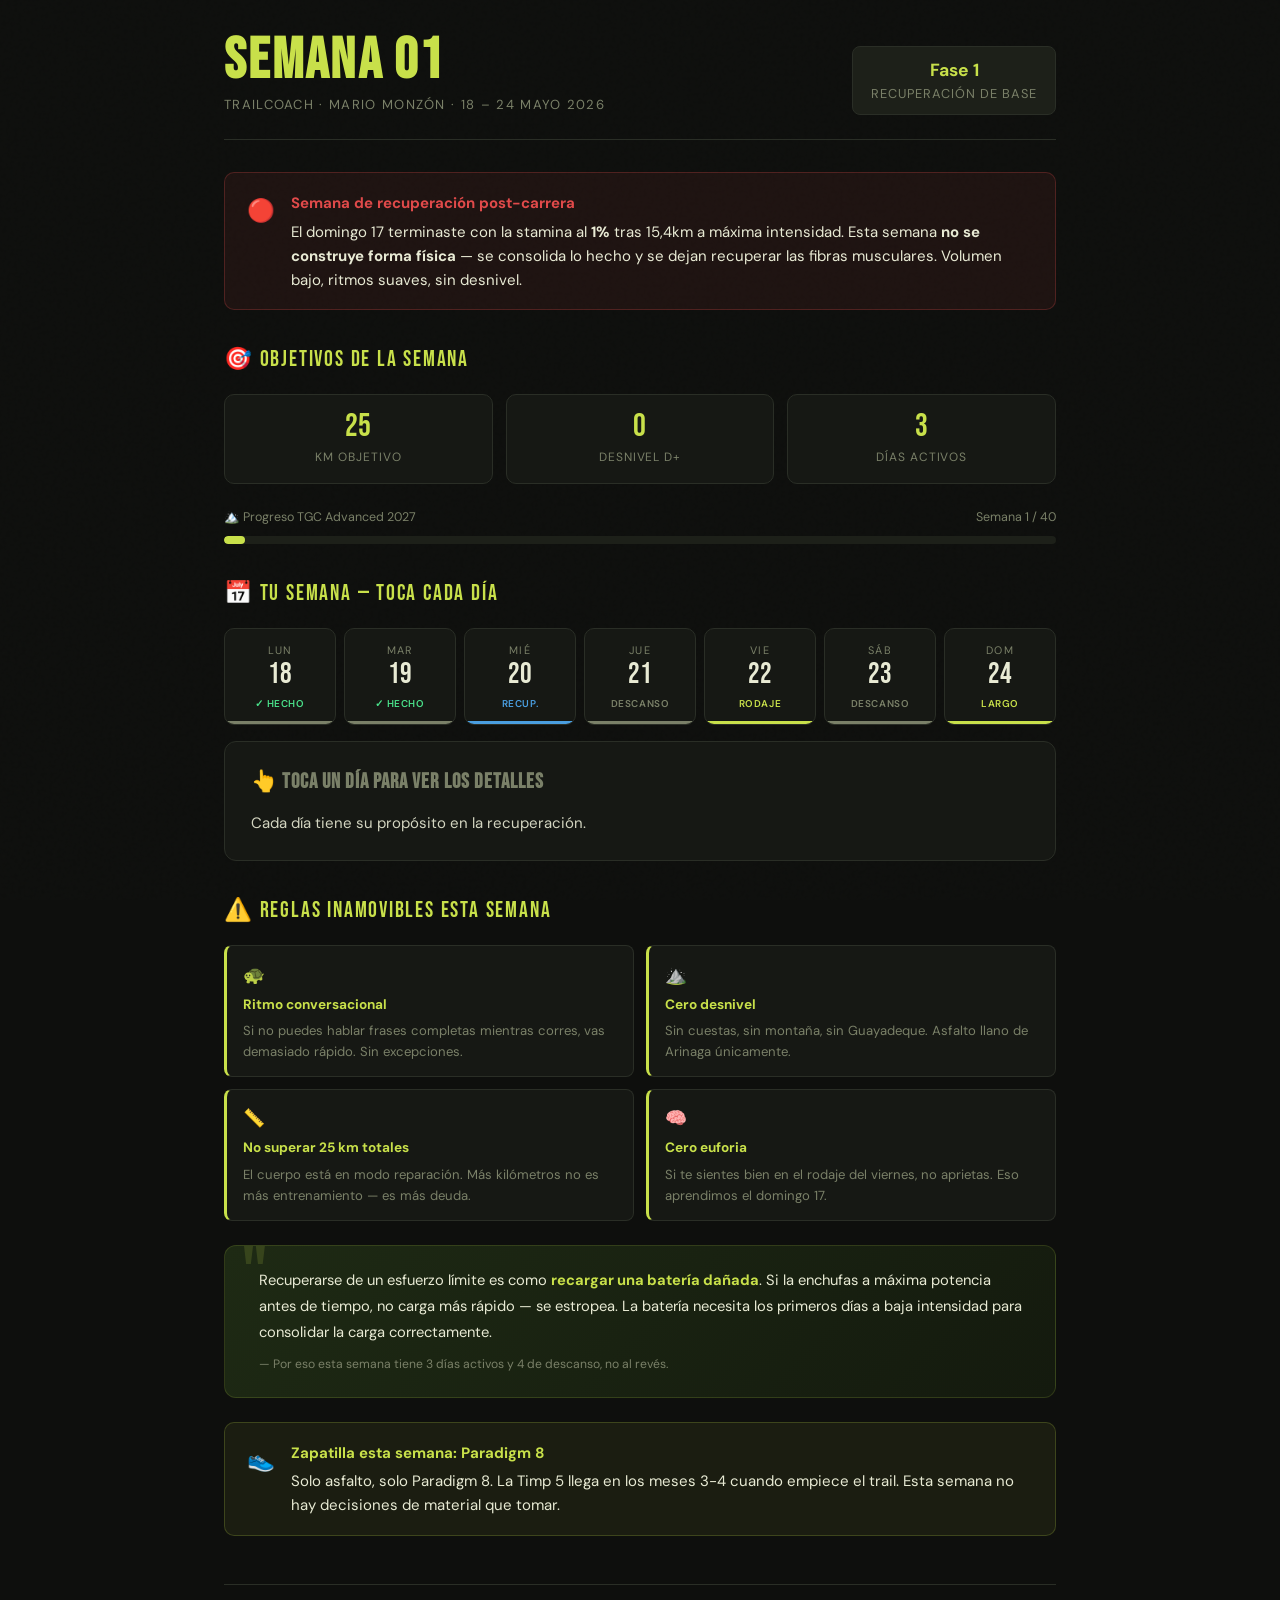
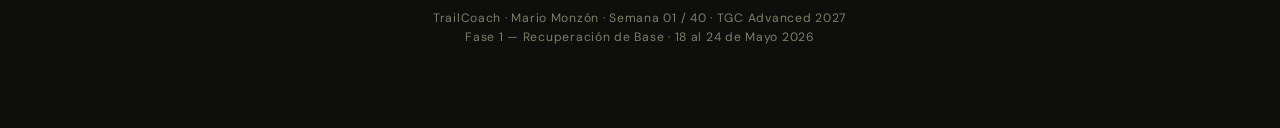
<file: pages/week01.html>
<!DOCTYPE html>
<html lang="es">
<head>
<meta charset="UTF-8">
<meta name="viewport" content="width=device-width, initial-scale=1.0">
<title>TrailCoach · Semana 01 · TGC 2027</title>
<link href="https://fonts.googleapis.com/css2?family=Bebas+Neue&family=DM+Sans:ital,wght@0,300;0,400;0,500;0,700;1,300&display=swap" rel="stylesheet">
<style>
  :root {
    --bg: #0e0f0d;
    --surface: #161814;
    --surface2: #1d2019;
    --border: #2a2e26;
    --accent: #c8e04a;
    --accent2: #e08a2a;
    --warn: #e04a4a;
    --ok: #4ae08a;
    --text: #e8ead4;
    --muted: #7a8068;
    --green-dark: #1e2a14;
  }

  * { margin: 0; padding: 0; box-sizing: border-box; }

  body {
    background: var(--bg);
    color: var(--text);
    font-family: 'DM Sans', sans-serif;
    font-size: 15px;
    line-height: 1.6;
    min-height: 100vh;
  }

  body::before {
    content: '';
    position: fixed;
    inset: 0;
    background-image: url("data:image/svg+xml,%3Csvg viewBox='0 0 256 256' xmlns='http://www.w3.org/2000/svg'%3E%3Cfilter id='noise'%3E%3CfeTurbulence type='fractalNoise' baseFrequency='0.9' numOctaves='4' stitchTiles='stitch'/%3E%3C/filter%3E%3Crect width='100%25' height='100%25' filter='url(%23noise)' opacity='0.04'/%3E%3C/svg%3E");
    pointer-events: none;
    z-index: 0;
    opacity: 0.4;
  }

  .container {
    max-width: 880px;
    margin: 0 auto;
    padding: 2rem 1.5rem 5rem;
    position: relative;
    z-index: 1;
  }

  /* HEADER */
  .header {
    border-bottom: 1px solid var(--border);
    padding-bottom: 1.5rem;
    margin-bottom: 2rem;
    display: flex;
    align-items: flex-end;
    justify-content: space-between;
    gap: 1rem;
    flex-wrap: wrap;
  }

  .header h1 {
    font-family: 'Bebas Neue', sans-serif;
    font-size: clamp(2.4rem, 6vw, 3.6rem);
    letter-spacing: 0.04em;
    color: var(--accent);
    line-height: 1;
  }

  .header p {
    color: var(--muted);
    font-size: 0.82rem;
    margin-top: 0.3rem;
    letter-spacing: 0.1em;
    text-transform: uppercase;
  }

  .badge {
    background: var(--surface2);
    border: 1px solid var(--border);
    border-radius: 8px;
    padding: 0.6rem 1.1rem;
    font-size: 0.8rem;
    color: var(--muted);
    letter-spacing: 0.08em;
    text-transform: uppercase;
    text-align: center;
  }

  .badge strong { color: var(--accent); display: block; font-size: 1.1rem; letter-spacing: 0; text-transform: none; }

  /* ALERT */
  .alert {
    border-radius: 10px;
    padding: 1.1rem 1.4rem;
    margin-bottom: 1.5rem;
    display: flex;
    gap: 1rem;
    align-items: flex-start;
    border: 1px solid transparent;
  }
  .alert-warn { background: rgba(224,74,74,0.08); border-color: rgba(224,74,74,0.25); }
  .alert-ok   { background: rgba(74,224,138,0.07); border-color: rgba(74,224,138,0.2); }
  .alert-info { background: rgba(200,224,74,0.07); border-color: rgba(200,224,74,0.2); }
  .alert-icon { font-size: 1.4rem; flex-shrink: 0; margin-top: 0.1rem; }
  .alert-title { font-weight: 700; margin-bottom: 0.3rem; }
  .alert-warn .alert-title { color: var(--warn); }
  .alert-ok .alert-title   { color: var(--ok); }
  .alert-info .alert-title { color: var(--accent); }

  /* SECTION TITLE */
  .section-title {
    font-family: 'Bebas Neue', sans-serif;
    font-size: 1.4rem;
    letter-spacing: 0.08em;
    color: var(--accent);
    margin: 2rem 0 1rem;
    text-transform: uppercase;
  }

  /* OBJETIVO SEMANA */
  .objetivo-grid {
    display: grid;
    grid-template-columns: repeat(3, 1fr);
    gap: 0.8rem;
    margin-bottom: 1.5rem;
  }

  .obj-card {
    background: var(--surface);
    border: 1px solid var(--border);
    border-radius: 10px;
    padding: 1rem 1.1rem;
    text-align: center;
  }

  .obj-card .obj-val {
    font-family: 'Bebas Neue', sans-serif;
    font-size: 2rem;
    color: var(--accent);
    line-height: 1;
  }

  .obj-card .obj-label {
    font-size: 0.75rem;
    color: var(--muted);
    text-transform: uppercase;
    letter-spacing: 0.08em;
    margin-top: 0.3rem;
  }

  /* WEEK GRID */
  .week-grid {
    display: grid;
    grid-template-columns: repeat(7, 1fr);
    gap: 0.5rem;
    margin-bottom: 1rem;
  }

  @media (max-width: 600px) {
    .week-grid { grid-template-columns: repeat(4, 1fr); }
    .objetivo-grid { grid-template-columns: repeat(2, 1fr); }
  }

  .day-card {
    background: var(--surface);
    border: 1px solid var(--border);
    border-radius: 10px;
    padding: 0.8rem 0.4rem;
    text-align: center;
    cursor: pointer;
    transition: all 0.2s ease;
    position: relative;
    overflow: hidden;
  }

  .day-card::after {
    content: '';
    position: absolute;
    bottom: 0; left: 0; right: 0;
    height: 3px;
  }

  .day-card.rest::after  { background: var(--muted); }
  .day-card.run::after   { background: var(--accent); }
  .day-card.recov::after { background: #4a9ee0; }
  .day-card.core::after  { background: var(--accent2); }

  .day-card:hover { border-color: var(--accent); transform: translateY(-2px); }
  .day-card.active { border-color: var(--accent); background: var(--surface2); }

  .day-name { font-size: 0.68rem; color: var(--muted); text-transform: uppercase; letter-spacing: 0.1em; }
  .day-num  { font-family: 'Bebas Neue', sans-serif; font-size: 1.8rem; color: var(--text); line-height: 1.1; }
  .day-tag  { font-size: 0.62rem; text-transform: uppercase; letter-spacing: 0.06em; margin-top: 0.3rem; font-weight: 600; }

  .tag-rest  { color: var(--muted); }
  .tag-run   { color: var(--accent); }
  .tag-recov { color: #4a9ee0; }
  .tag-core  { color: var(--accent2); }
  .tag-done  { color: var(--ok); }

  /* DAY DETAIL */
  #day-detail {
    background: var(--surface);
    border: 1px solid var(--border);
    border-radius: 12px;
    padding: 1.4rem 1.6rem;
    margin-top: 0.8rem;
    min-height: 120px;
    transition: border-color 0.3s;
  }

  #day-detail h3 { font-family: 'Bebas Neue', sans-serif; font-size: 1.3rem; letter-spacing: 0.05em; margin-bottom: 0.8rem; }
  #day-detail p  { color: var(--text); opacity: 0.9; line-height: 1.7; }
  #day-detail .detail-grid { display: grid; grid-template-columns: 1fr 1fr; gap: 0.6rem; margin-top: 0.8rem; }
  #day-detail .detail-item { background: var(--surface2); border-radius: 8px; padding: 0.6rem 0.9rem; font-size: 0.83rem; }
  #day-detail .detail-item span { color: var(--muted); font-size: 0.72rem; text-transform: uppercase; letter-spacing: 0.06em; display: block; margin-bottom: 0.1rem; }
  #day-detail .chip-done { display: inline-block; background: rgba(74,224,138,0.15); border: 1px solid rgba(74,224,138,0.3); color: var(--ok); border-radius: 20px; padding: 0.2rem 0.7rem; font-size: 0.72rem; margin-bottom: 0.5rem; }
  #day-detail .chip-warn { display: inline-block; background: rgba(224,74,74,0.1); border: 1px solid rgba(224,74,74,0.25); color: var(--warn); border-radius: 20px; padding: 0.2rem 0.7rem; font-size: 0.72rem; margin-bottom: 0.5rem; }

  /* REGLAS */
  .rules-grid {
    display: grid;
    grid-template-columns: 1fr 1fr;
    gap: 0.7rem;
    margin-bottom: 1.5rem;
  }

  @media (max-width: 500px) { .rules-grid { grid-template-columns: 1fr; } }

  .rule-card {
    background: var(--surface);
    border: 1px solid var(--border);
    border-left: 3px solid var(--accent);
    border-radius: 8px;
    padding: 0.9rem 1rem;
    font-size: 0.85rem;
  }

  .rule-card .rule-icon { font-size: 1.1rem; margin-bottom: 0.3rem; }
  .rule-card strong { color: var(--accent); }

  /* ANALOGY */
  .analogy {
    background: linear-gradient(135deg, var(--green-dark), #141a0e);
    border: 1px solid rgba(200,224,74,0.15);
    border-radius: 12px;
    padding: 1.4rem 1.6rem;
    margin-bottom: 1.5rem;
    position: relative;
  }

  .analogy::before {
    content: '"';
    position: absolute;
    top: -0.5rem; left: 1rem;
    font-family: 'Bebas Neue', sans-serif;
    font-size: 5rem;
    color: var(--accent);
    opacity: 0.15;
    line-height: 1;
  }

  .analogy p { font-size: 0.92rem; line-height: 1.75; padding-left: 0.5rem; }
  .analogy strong { color: var(--accent); }
  .analogy .source { margin-top: 0.6rem; font-size: 0.76rem; color: var(--muted); padding-left: 0.5rem; }

  /* FOOTER */
  .footer {
    border-top: 1px solid var(--border);
    padding-top: 1.5rem;
    text-align: center;
    font-size: 0.76rem;
    color: var(--muted);
    letter-spacing: 0.06em;
    margin-top: 3rem;
  }

  /* PROGRESS BAR */
  .progress-wrap { margin-bottom: 1.5rem; }
  .progress-label { display: flex; justify-content: space-between; font-size: 0.78rem; color: var(--muted); margin-bottom: 0.5rem; }
  .progress-bar { background: var(--surface2); border-radius: 99px; height: 8px; overflow: hidden; }
  .progress-fill { height: 100%; border-radius: 99px; background: var(--accent); transition: width 0.6s ease; }

  /* ANIMATIONS */
  @keyframes fadeUp {
    from { opacity: 0; transform: translateY(14px); }
    to   { opacity: 1; transform: translateY(0); }
  }

  .container > * { animation: fadeUp 0.4s ease both; }
  .container > *:nth-child(1) { animation-delay: 0.05s; }
  .container > *:nth-child(2) { animation-delay: 0.10s; }
  .container > *:nth-child(3) { animation-delay: 0.15s; }
  .container > *:nth-child(4) { animation-delay: 0.20s; }
  .container > *:nth-child(5) { animation-delay: 0.25s; }
  .container > *:nth-child(6) { animation-delay: 0.30s; }
  .container > *:nth-child(7) { animation-delay: 0.35s; }
  .container > *:nth-child(8) { animation-delay: 0.40s; }
</style>
</head>
<body>
<div class="container">

  <!-- HEADER -->
  <div class="header">
    <div>
      <h1>Semana 01</h1>
      <p>TrailCoach · Mario Monzón · 18 – 24 Mayo 2026</p>
    </div>
    <div class="badge">
      <strong>Fase 1</strong>
      Recuperación de Base
    </div>
  </div>

  <!-- ALERTA ESPECIAL: semana post-carrera -->
  <div class="alert alert-warn">
    <div class="alert-icon">🔴</div>
    <div>
      <div class="alert-title">Semana de recuperación post-carrera</div>
      <p>El domingo 17 terminaste con la stamina al <strong>1%</strong> tras 15,4km a máxima intensidad. Esta semana <strong>no se construye forma física</strong> — se consolida lo hecho y se dejan recuperar las fibras musculares. Volumen bajo, ritmos suaves, sin desnivel.</p>
    </div>
  </div>

  <!-- OBJETIVOS SEMANA -->
  <div class="section-title">🎯 Objetivos de la semana</div>

  <div class="objetivo-grid">
    <div class="obj-card">
      <div class="obj-val">25</div>
      <div class="obj-label">km objetivo</div>
    </div>
    <div class="obj-card">
      <div class="obj-val">0</div>
      <div class="obj-label">desnivel D+</div>
    </div>
    <div class="obj-card">
      <div class="obj-val">3</div>
      <div class="obj-label">días activos</div>
    </div>
  </div>

  <!-- PROGRESO TGC -->
  <div class="progress-wrap">
    <div class="progress-label">
      <span>🏔️ Progreso TGC Advanced 2027</span>
      <span>Semana 1 / 40</span>
    </div>
    <div class="progress-bar">
      <div class="progress-fill" style="width: 2.5%"></div>
    </div>
  </div>

  <!-- CALENDARIO INTERACTIVO -->
  <div class="section-title">📅 Tu semana — Toca cada día</div>

  <div class="week-grid">
    <div class="day-card rest" onclick="showDay('lun')">
      <div class="day-name">Lun</div>
      <div class="day-num">18</div>
      <div class="day-tag tag-done">✓ Hecho</div>
    </div>
    <div class="day-card rest" onclick="showDay('mar')">
      <div class="day-name">Mar</div>
      <div class="day-num">19</div>
      <div class="day-tag tag-done">✓ Hecho</div>
    </div>
    <div class="day-card recov" onclick="showDay('mie')">
      <div class="day-name">Mié</div>
      <div class="day-num">20</div>
      <div class="day-tag tag-recov">Recup.</div>
    </div>
    <div class="day-card rest" onclick="showDay('jue')">
      <div class="day-name">Jue</div>
      <div class="day-num">21</div>
      <div class="day-tag tag-rest">Descanso</div>
    </div>
    <div class="day-card run" onclick="showDay('vie')">
      <div class="day-name">Vie</div>
      <div class="day-num">22</div>
      <div class="day-tag tag-run">Rodaje</div>
    </div>
    <div class="day-card rest" onclick="showDay('sab')">
      <div class="day-name">Sáb</div>
      <div class="day-num">23</div>
      <div class="day-tag tag-rest">Descanso</div>
    </div>
    <div class="day-card run" onclick="showDay('dom')">
      <div class="day-name">Dom</div>
      <div class="day-num">24</div>
      <div class="day-tag tag-run">Largo</div>
    </div>
  </div>

  <div id="day-detail">
    <h3 style="color:var(--muted)">👆 Toca un día para ver los detalles</h3>
    <p>Cada día tiene su propósito en la recuperación.</p>
  </div>

  <!-- REGLAS DE LA SEMANA -->
  <div class="section-title">⚠️ Reglas inamovibles esta semana</div>

  <div class="rules-grid">
    <div class="rule-card">
      <div class="rule-icon">🐢</div>
      <strong>Ritmo conversacional</strong>
      <p style="margin-top:0.3rem;font-size:0.82rem;color:var(--muted)">Si no puedes hablar frases completas mientras corres, vas demasiado rápido. Sin excepciones.</p>
    </div>
    <div class="rule-card">
      <div class="rule-icon">⛰️</div>
      <strong>Cero desnivel</strong>
      <p style="margin-top:0.3rem;font-size:0.82rem;color:var(--muted)">Sin cuestas, sin montaña, sin Guayadeque. Asfalto llano de Arinaga únicamente.</p>
    </div>
    <div class="rule-card">
      <div class="rule-icon">📏</div>
      <strong>No superar 25 km totales</strong>
      <p style="margin-top:0.3rem;font-size:0.82rem;color:var(--muted)">El cuerpo está en modo reparación. Más kilómetros no es más entrenamiento — es más deuda.</p>
    </div>
    <div class="rule-card">
      <div class="rule-icon">🧠</div>
      <strong>Cero euforia</strong>
      <p style="margin-top:0.3rem;font-size:0.82rem;color:var(--muted)">Si te sientes bien en el rodaje del viernes, no aprietas. Eso aprendimos el domingo 17.</p>
    </div>
  </div>

  <!-- ANALOGÍA -->
  <div class="analogy">
    <p>Recuperarse de un esfuerzo límite es como <strong>recargar una batería dañada</strong>. Si la enchufas a máxima potencia antes de tiempo, no carga más rápido — se estropea. La batería necesita los primeros días a baja intensidad para consolidar la carga correctamente.</p>
    <div class="source">— Por eso esta semana tiene 3 días activos y 4 de descanso, no al revés.</div>
  </div>

  <!-- ALERT OK -->
  <div class="alert alert-info">
    <div class="alert-icon">👟</div>
    <div>
      <div class="alert-title">Zapatilla esta semana: Paradigm 8</div>
      <p>Solo asfalto, solo Paradigm 8. La Timp 5 llega en los meses 3-4 cuando empiece el trail. Esta semana no hay decisiones de material que tomar.</p>
    </div>
  </div>

  <div class="footer">
    TrailCoach · Mario Monzón · Semana 01 / 40 · TGC Advanced 2027<br>
    Fase 1 — Recuperación de Base · 18 al 24 de Mayo 2026
  </div>
</div>

<script>
  const days = {
    lun: {
      color: 'var(--muted)',
      title: '🛌 Lunes 18 — Descanso total',
      chips: ['done'],
      desc: 'Descanso completo post-carrera. 48 horas después de terminar con la stamina al 1%, el cuerpo sigue reparando fibras. Nada de deporte, ni caminata larga. Hidratación, sueño y alimentación. <strong>Ya lo hiciste. Perfecto.</strong>',
      items: [
        { label: 'Tipo', val: 'Descanso total' },
        { label: 'Actividad', val: 'Ninguna' },
        { label: 'Zapatilla', val: '—' },
        { label: 'Prioridad', val: 'Dormir 8h' }
      ]
    },
    mar: {
      color: 'var(--muted)',
      title: '🛌 Martes 19 — Descanso total',
      chips: ['done'],
      desc: 'Segundo día de descanso completo. Las piernas siguen cargadas — eso es normal y esperado. <strong>Ya lo hiciste correctamente.</strong> No necesitabas hacer nada y no lo hiciste.',
      items: [
        { label: 'Tipo', val: 'Descanso total' },
        { label: 'Actividad', val: 'Ninguna' },
        { label: 'Zapatilla', val: '—' },
        { label: 'Prioridad', val: 'Dormir 8h' }
      ]
    },
    mie: {
      color: '#4a9ee0',
      title: '🔵 Miércoles 20 — Recuperación activa',
      chips: [],
      desc: 'Rodaje de recuperación activa. Las piernas están con pesadez leve — un trote suave las ayuda a terminar de limpiar el lactato acumulado. <strong>Cinta o asfalto llano, 25-30 minutos, ritmo absolutamente conversacional.</strong> Si en los primeros 5 min no responden bien, paras sin drama.',
      items: [
        { label: 'Distancia', val: '4 – 5 km' },
        { label: 'Tiempo', val: '25 – 30 min' },
        { label: 'Ritmo', val: '7:00 – 8:00 /km' },
        { label: 'Zapatilla', val: 'Paradigm 8' },
        { label: 'Zona', val: 'Arinaga / cinta' },
        { label: 'Desnivel', val: '0 m D+' }
      ]
    },
    jue: {
      color: 'var(--muted)',
      title: '🛌 Jueves 21 — Descanso',
      chips: [],
      desc: 'Descanso. Después del rodaje de recuperación del miércoles, el jueves es descanso activo: puedes dar un paseo de 20-30 min si te apetece, pero <strong>sin zapatillas de correr, sin esfuerzo</strong>. Aprovecha para dormir bien antes del rodaje del viernes.',
      items: [
        { label: 'Tipo', val: 'Descanso / paseo' },
        { label: 'Actividad', val: 'Paseo opcional 20 min' },
        { label: 'Zapatilla', val: '—' },
        { label: 'Prioridad', val: 'Sueño 7-8h' }
      ]
    },
    vie: {
      color: 'var(--accent)',
      title: '🟢 Viernes 22 — Rodaje suave',
      chips: [],
      desc: 'Primer rodaje serio de la semana. Las piernas ya deberían estar prácticamente recuperadas. <strong>Ritmo conversacional estricto — Zona 2.</strong> Si el Garmin marca más de 150 ppm, baja la velocidad. Este rodaje construye el hábito, no la forma física. No aprietes aunque te sientas bien.',
      items: [
        { label: 'Distancia', val: '8 – 9 km' },
        { label: 'Tiempo', val: '55 – 70 min' },
        { label: 'Ritmo', val: '6:30 – 7:00 /km' },
        { label: 'FC objetivo', val: '< 150 ppm (Z2)' },
        { label: 'Zapatilla', val: 'Paradigm 8' },
        { label: 'Zona', val: 'Arinaga asfalto llano' }
      ]
    },
    sab: {
      color: 'var(--muted)',
      title: '🛌 Sábado 23 — Descanso',
      chips: [],
      desc: 'Descanso entre el rodaje del viernes y el largo del domingo. No añadas nada aquí. Un paseo corto está bien, pero sin zapatillas de correr. <strong>Hidratación y descanso</strong> para llegar al domingo con las piernas frescas.',
      items: [
        { label: 'Tipo', val: 'Descanso' },
        { label: 'Actividad', val: 'Ninguna / paseo corto' },
        { label: 'Zapatilla', val: '—' },
        { label: 'Prioridad', val: 'Hidratación' }
      ]
    },
    dom: {
      color: 'var(--accent2)',
      title: '🟠 Domingo 24 — Rodaje largo',
      chips: [],
      desc: '<strong>El rodaje más importante de la semana.</strong> Largo suave para consolidar la base aeróbica. Ritmo conversacional absoluto — ni un solo kilómetro por debajo de 6:30 /km. Si tienes que hablar, habla. Si no puedes, bajas. Siente las piernas: si hay carga o molestia, recortas sin culpa.',
      items: [
        { label: 'Distancia', val: '12 – 14 km' },
        { label: 'Tiempo', val: '80 – 100 min' },
        { label: 'Ritmo', val: '6:40 – 7:10 /km' },
        { label: 'FC objetivo', val: '< 148 ppm (Z2)' },
        { label: 'Zapatilla', val: 'Paradigm 8' },
        { label: 'Zona', val: 'Costa Arinaga – Playa Vargas' }
      ]
    }
  };

  function showDay(key) {
    const d = days[key];
    const chipsHtml = (d.chips || []).map(c =>
      c === 'done' ? '<span class="chip-done">✓ Completado</span>' : '<span class="chip-warn">⚠ Pendiente</span>'
    ).join(' ');

    const itemsHtml = d.items.map(i =>
      `<div class="detail-item"><span>${i.label}</span>${i.val}</div>`
    ).join('');

    document.getElementById('day-detail').style.borderColor = d.color;
    document.getElementById('day-detail').innerHTML = `
      <h3 style="color:${d.color}">${d.title}</h3>
      ${chipsHtml}
      <p style="margin:0.6rem 0 0.8rem">${d.desc}</p>
      <div class="detail-grid">${itemsHtml}</div>
    `;

    document.querySelectorAll('.day-card').forEach(c => c.classList.remove('active'));
    event.currentTarget.classList.add('active');
  }
</script>
</body>
</html>
</file>
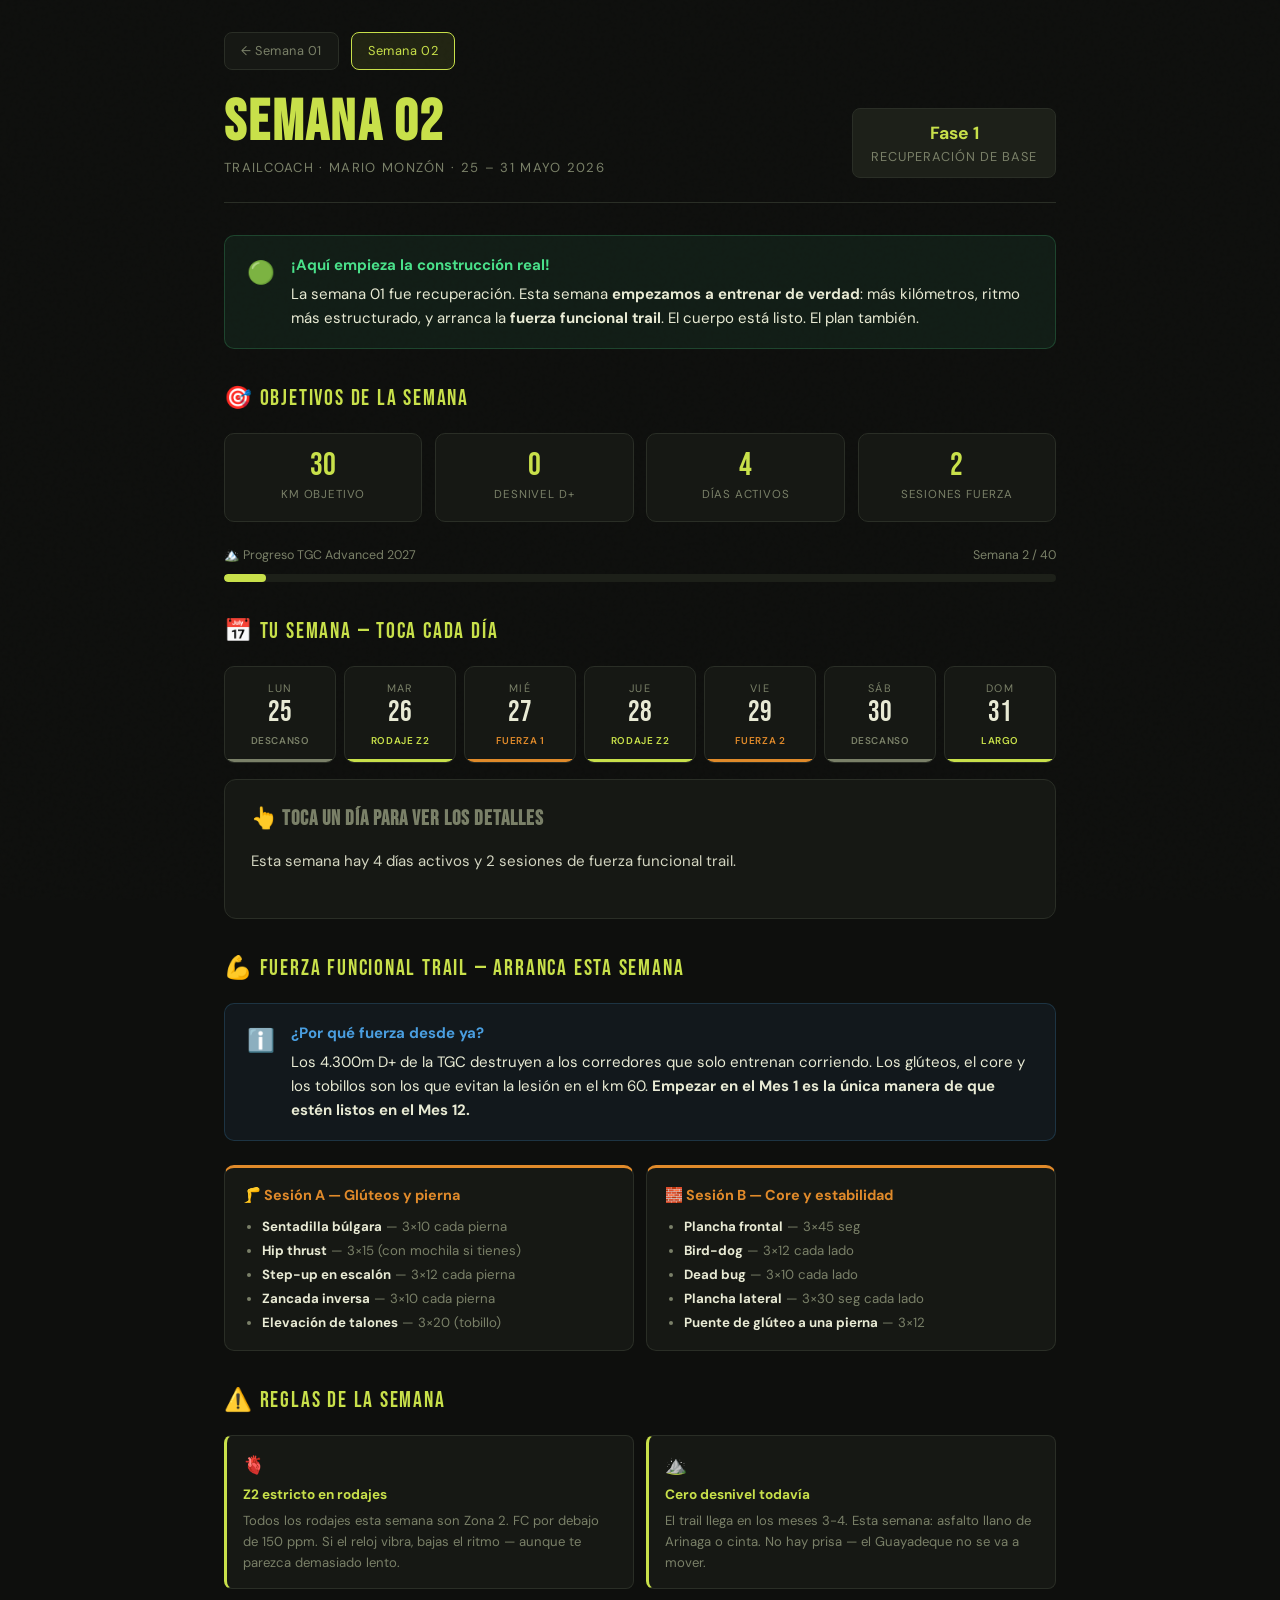
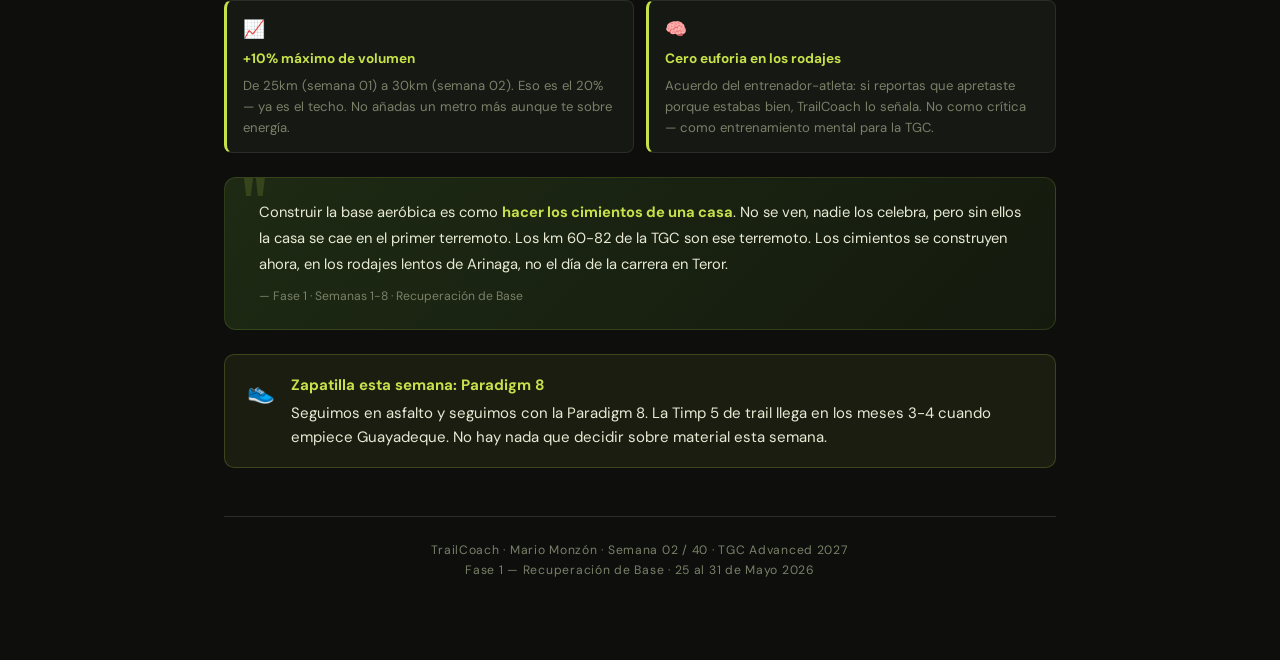
<file: pages/week02.html>
<!DOCTYPE html>
<html lang="es">
<head>
<meta charset="UTF-8">
<meta name="viewport" content="width=device-width, initial-scale=1.0">
<title>TrailCoach · Semana 02 · TGC 2027</title>
<link href="https://fonts.googleapis.com/css2?family=Bebas+Neue&family=DM+Sans:ital,wght@0,300;0,400;0,500;0,700;1,300&display=swap" rel="stylesheet">
<style>
  :root {
    --bg: #0e0f0d;
    --surface: #161814;
    --surface2: #1d2019;
    --border: #2a2e26;
    --accent: #c8e04a;
    --accent2: #e08a2a;
    --warn: #e04a4a;
    --ok: #4ae08a;
    --blue: #4a9ee0;
    --text: #e8ead4;
    --muted: #7a8068;
    --green-dark: #1e2a14;
  }

  * { margin: 0; padding: 0; box-sizing: border-box; }

  body {
    background: var(--bg);
    color: var(--text);
    font-family: 'DM Sans', sans-serif;
    font-size: 15px;
    line-height: 1.6;
    min-height: 100vh;
  }

  body::before {
    content: '';
    position: fixed;
    inset: 0;
    background-image: url("data:image/svg+xml,%3Csvg viewBox='0 0 256 256' xmlns='http://www.w3.org/2000/svg'%3E%3Cfilter id='noise'%3E%3CfeTurbulence type='fractalNoise' baseFrequency='0.9' numOctaves='4' stitchTiles='stitch'/%3E%3C/filter%3E%3Crect width='100%25' height='100%25' filter='url(%23noise)' opacity='0.04'/%3E%3C/svg%3E");
    pointer-events: none;
    z-index: 0;
    opacity: 0.4;
  }

  .container {
    max-width: 880px;
    margin: 0 auto;
    padding: 2rem 1.5rem 5rem;
    position: relative;
    z-index: 1;
  }

  /* HEADER */
  .header {
    border-bottom: 1px solid var(--border);
    padding-bottom: 1.5rem;
    margin-bottom: 2rem;
    display: flex;
    align-items: flex-end;
    justify-content: space-between;
    gap: 1rem;
    flex-wrap: wrap;
  }

  .header h1 {
    font-family: 'Bebas Neue', sans-serif;
    font-size: clamp(2.4rem, 6vw, 3.6rem);
    letter-spacing: 0.04em;
    color: var(--accent);
    line-height: 1;
  }

  .header p {
    color: var(--muted);
    font-size: 0.82rem;
    margin-top: 0.3rem;
    letter-spacing: 0.1em;
    text-transform: uppercase;
  }

  .badge {
    background: var(--surface2);
    border: 1px solid var(--border);
    border-radius: 8px;
    padding: 0.6rem 1.1rem;
    font-size: 0.8rem;
    color: var(--muted);
    letter-spacing: 0.08em;
    text-transform: uppercase;
    text-align: center;
  }

  .badge strong { color: var(--accent); display: block; font-size: 1.1rem; letter-spacing: 0; text-transform: none; }

  /* ALERT */
  .alert {
    border-radius: 10px;
    padding: 1.1rem 1.4rem;
    margin-bottom: 1.5rem;
    display: flex;
    gap: 1rem;
    align-items: flex-start;
    border: 1px solid transparent;
  }
  .alert-warn { background: rgba(224,74,74,0.08); border-color: rgba(224,74,74,0.25); }
  .alert-ok   { background: rgba(74,224,138,0.07); border-color: rgba(74,224,138,0.2); }
  .alert-info { background: rgba(200,224,74,0.07); border-color: rgba(200,224,74,0.2); }
  .alert-blue { background: rgba(74,158,224,0.07); border-color: rgba(74,158,224,0.2); }
  .alert-icon { font-size: 1.4rem; flex-shrink: 0; margin-top: 0.1rem; }
  .alert-title { font-weight: 700; margin-bottom: 0.3rem; }
  .alert-warn .alert-title { color: var(--warn); }
  .alert-ok .alert-title   { color: var(--ok); }
  .alert-info .alert-title { color: var(--accent); }
  .alert-blue .alert-title { color: var(--blue); }

  /* SECTION TITLE */
  .section-title {
    font-family: 'Bebas Neue', sans-serif;
    font-size: 1.4rem;
    letter-spacing: 0.08em;
    color: var(--accent);
    margin: 2rem 0 1rem;
    text-transform: uppercase;
  }

  /* OBJETIVO SEMANA */
  .objetivo-grid {
    display: grid;
    grid-template-columns: repeat(4, 1fr);
    gap: 0.8rem;
    margin-bottom: 1.5rem;
  }

  @media (max-width: 500px) { .objetivo-grid { grid-template-columns: repeat(2, 1fr); } }

  .obj-card {
    background: var(--surface);
    border: 1px solid var(--border);
    border-radius: 10px;
    padding: 1rem 0.8rem;
    text-align: center;
  }

  .obj-card .obj-val {
    font-family: 'Bebas Neue', sans-serif;
    font-size: 2rem;
    color: var(--accent);
    line-height: 1;
  }

  .obj-card .obj-label {
    font-size: 0.72rem;
    color: var(--muted);
    text-transform: uppercase;
    letter-spacing: 0.07em;
    margin-top: 0.3rem;
  }

  /* WEEK GRID */
  .week-grid {
    display: grid;
    grid-template-columns: repeat(7, 1fr);
    gap: 0.5rem;
    margin-bottom: 1rem;
  }

  @media (max-width: 600px) { .week-grid { grid-template-columns: repeat(4, 1fr); } }

  .day-card {
    background: var(--surface);
    border: 1px solid var(--border);
    border-radius: 10px;
    padding: 0.8rem 0.4rem;
    text-align: center;
    cursor: pointer;
    transition: all 0.2s ease;
    position: relative;
    overflow: hidden;
  }

  .day-card::after {
    content: '';
    position: absolute;
    bottom: 0; left: 0; right: 0;
    height: 3px;
  }

  .day-card.rest::after   { background: var(--muted); }
  .day-card.run::after    { background: var(--accent); }
  .day-card.recov::after  { background: var(--blue); }
  .day-card.fuerza::after { background: var(--accent2); }

  .day-card:hover { border-color: var(--accent); transform: translateY(-2px); }
  .day-card.active { border-color: var(--accent); background: var(--surface2); }

  .day-name { font-size: 0.68rem; color: var(--muted); text-transform: uppercase; letter-spacing: 0.1em; }
  .day-num  { font-family: 'Bebas Neue', sans-serif; font-size: 1.8rem; color: var(--text); line-height: 1.1; }
  .day-tag  { font-size: 0.62rem; text-transform: uppercase; letter-spacing: 0.06em; margin-top: 0.3rem; font-weight: 600; }

  .tag-rest   { color: var(--muted); }
  .tag-run    { color: var(--accent); }
  .tag-recov  { color: var(--blue); }
  .tag-fuerza { color: var(--accent2); }

  /* DAY DETAIL */
  #day-detail {
    background: var(--surface);
    border: 1px solid var(--border);
    border-radius: 12px;
    padding: 1.4rem 1.6rem;
    margin-top: 0.8rem;
    min-height: 140px;
    transition: border-color 0.3s;
  }

  #day-detail h3 { font-family: 'Bebas Neue', sans-serif; font-size: 1.3rem; letter-spacing: 0.05em; margin-bottom: 0.8rem; }
  #day-detail p  { color: var(--text); opacity: 0.9; line-height: 1.7; }
  #day-detail .detail-grid { display: grid; grid-template-columns: 1fr 1fr; gap: 0.6rem; margin-top: 0.8rem; }
  #day-detail .detail-item { background: var(--surface2); border-radius: 8px; padding: 0.6rem 0.9rem; font-size: 0.83rem; }
  #day-detail .detail-item span { color: var(--muted); font-size: 0.72rem; text-transform: uppercase; letter-spacing: 0.06em; display: block; margin-bottom: 0.1rem; }
  #day-detail .tip { background: rgba(200,224,74,0.06); border: 1px solid rgba(200,224,74,0.15); border-radius: 8px; padding: 0.7rem 1rem; margin-top: 0.8rem; font-size: 0.82rem; color: var(--accent); }

  /* FUERZA CARDS */
  .fuerza-grid {
    display: grid;
    grid-template-columns: 1fr 1fr;
    gap: 0.8rem;
    margin-bottom: 1.5rem;
  }

  @media (max-width: 500px) { .fuerza-grid { grid-template-columns: 1fr; } }

  .fuerza-card {
    background: var(--surface);
    border: 1px solid var(--border);
    border-top: 3px solid var(--accent2);
    border-radius: 10px;
    padding: 1rem 1.1rem;
  }

  .fuerza-card h4 { font-weight: 700; color: var(--accent2); margin-bottom: 0.5rem; font-size: 0.9rem; }
  .fuerza-card ul { padding-left: 1.2rem; font-size: 0.83rem; color: var(--muted); line-height: 1.8; }
  .fuerza-card ul li strong { color: var(--text); }

  /* RULES */
  .rules-grid {
    display: grid;
    grid-template-columns: 1fr 1fr;
    gap: 0.7rem;
    margin-bottom: 1.5rem;
  }

  @media (max-width: 500px) { .rules-grid { grid-template-columns: 1fr; } }

  .rule-card {
    background: var(--surface);
    border: 1px solid var(--border);
    border-left: 3px solid var(--accent);
    border-radius: 8px;
    padding: 0.9rem 1rem;
    font-size: 0.85rem;
  }

  .rule-card .rule-icon { font-size: 1.1rem; margin-bottom: 0.3rem; }
  .rule-card strong { color: var(--accent); }

  /* ANALOGY */
  .analogy {
    background: linear-gradient(135deg, var(--green-dark), #141a0e);
    border: 1px solid rgba(200,224,74,0.15);
    border-radius: 12px;
    padding: 1.4rem 1.6rem;
    margin-bottom: 1.5rem;
    position: relative;
  }

  .analogy::before {
    content: '"';
    position: absolute;
    top: -0.5rem; left: 1rem;
    font-family: 'Bebas Neue', sans-serif;
    font-size: 5rem;
    color: var(--accent);
    opacity: 0.15;
    line-height: 1;
  }

  .analogy p { font-size: 0.92rem; line-height: 1.75; padding-left: 0.5rem; }
  .analogy strong { color: var(--accent); }
  .analogy .source { margin-top: 0.6rem; font-size: 0.76rem; color: var(--muted); padding-left: 0.5rem; }

  /* PROGRESS */
  .progress-wrap { margin-bottom: 1.5rem; }
  .progress-label { display: flex; justify-content: space-between; font-size: 0.78rem; color: var(--muted); margin-bottom: 0.5rem; }
  .progress-bar { background: var(--surface2); border-radius: 99px; height: 8px; overflow: hidden; }
  .progress-fill { height: 100%; border-radius: 99px; background: var(--accent); }

  /* FOOTER */
  .footer {
    border-top: 1px solid var(--border);
    padding-top: 1.5rem;
    text-align: center;
    font-size: 0.76rem;
    color: var(--muted);
    letter-spacing: 0.06em;
    margin-top: 3rem;
  }

  /* NAV */
  .nav-weeks {
    display: flex;
    gap: 0.8rem;
    margin-bottom: 1.5rem;
  }

  .nav-btn {
    background: var(--surface);
    border: 1px solid var(--border);
    border-radius: 8px;
    padding: 0.5rem 1rem;
    font-size: 0.8rem;
    color: var(--muted);
    cursor: pointer;
    text-decoration: none;
    transition: all 0.2s;
    letter-spacing: 0.04em;
  }

  .nav-btn:hover { border-color: var(--accent); color: var(--accent); }
  .nav-btn.active { background: rgba(200,224,74,0.1); border-color: var(--accent); color: var(--accent); }

  /* ANIMATIONS */
  @keyframes fadeUp {
    from { opacity: 0; transform: translateY(14px); }
    to   { opacity: 1; transform: translateY(0); }
  }

  .container > * { animation: fadeUp 0.4s ease both; }
  .container > *:nth-child(1) { animation-delay: 0.05s; }
  .container > *:nth-child(2) { animation-delay: 0.10s; }
  .container > *:nth-child(3) { animation-delay: 0.15s; }
  .container > *:nth-child(4) { animation-delay: 0.20s; }
  .container > *:nth-child(5) { animation-delay: 0.25s; }
  .container > *:nth-child(6) { animation-delay: 0.30s; }
  .container > *:nth-child(7) { animation-delay: 0.35s; }
  .container > *:nth-child(8) { animation-delay: 0.40s; }
  .container > *:nth-child(9) { animation-delay: 0.45s; }
</style>
</head>
<body>
<div class="container">

  <!-- NAV -->
  <div class="nav-weeks">
    <a href="week01.html" class="nav-btn">← Semana 01</a>
    <a href="week02.html" class="nav-btn active">Semana 02</a>
  </div>

  <!-- HEADER -->
  <div class="header">
    <div>
      <h1>Semana 02</h1>
      <p>TrailCoach · Mario Monzón · 25 – 31 Mayo 2026</p>
    </div>
    <div class="badge">
      <strong>Fase 1</strong>
      Recuperación de Base
    </div>
  </div>

  <!-- ALERTA POSITIVA -->
  <div class="alert alert-ok">
    <div class="alert-icon">🟢</div>
    <div>
      <div class="alert-title">¡Aquí empieza la construcción real!</div>
      <p>La semana 01 fue recuperación. Esta semana <strong>empezamos a entrenar de verdad</strong>: más kilómetros, ritmo más estructurado, y arranca la <strong>fuerza funcional trail</strong>. El cuerpo está listo. El plan también.</p>
    </div>
  </div>

  <!-- OBJETIVOS SEMANA -->
  <div class="section-title">🎯 Objetivos de la semana</div>

  <div class="objetivo-grid">
    <div class="obj-card">
      <div class="obj-val">30</div>
      <div class="obj-label">km objetivo</div>
    </div>
    <div class="obj-card">
      <div class="obj-val">0</div>
      <div class="obj-label">desnivel D+</div>
    </div>
    <div class="obj-card">
      <div class="obj-val">4</div>
      <div class="obj-label">días activos</div>
    </div>
    <div class="obj-card">
      <div class="obj-val">2</div>
      <div class="obj-label">sesiones fuerza</div>
    </div>
  </div>

  <!-- PROGRESO TGC -->
  <div class="progress-wrap">
    <div class="progress-label">
      <span>🏔️ Progreso TGC Advanced 2027</span>
      <span>Semana 2 / 40</span>
    </div>
    <div class="progress-bar">
      <div class="progress-fill" style="width: 5%"></div>
    </div>
  </div>

  <!-- CALENDARIO INTERACTIVO -->
  <div class="section-title">📅 Tu semana — Toca cada día</div>

  <div class="week-grid">
    <div class="day-card rest" onclick="showDay('lun')">
      <div class="day-name">Lun</div>
      <div class="day-num">25</div>
      <div class="day-tag tag-rest">Descanso</div>
    </div>
    <div class="day-card run" onclick="showDay('mar')">
      <div class="day-name">Mar</div>
      <div class="day-num">26</div>
      <div class="day-tag tag-run">Rodaje Z2</div>
    </div>
    <div class="day-card fuerza" onclick="showDay('mie')">
      <div class="day-name">Mié</div>
      <div class="day-num">27</div>
      <div class="day-tag tag-fuerza">Fuerza 1</div>
    </div>
    <div class="day-card run" onclick="showDay('jue')">
      <div class="day-name">Jue</div>
      <div class="day-num">28</div>
      <div class="day-tag tag-run">Rodaje Z2</div>
    </div>
    <div class="day-card fuerza" onclick="showDay('vie')">
      <div class="day-name">Vie</div>
      <div class="day-num">29</div>
      <div class="day-tag tag-fuerza">Fuerza 2</div>
    </div>
    <div class="day-card rest" onclick="showDay('sab')">
      <div class="day-name">Sáb</div>
      <div class="day-num">30</div>
      <div class="day-tag tag-rest">Descanso</div>
    </div>
    <div class="day-card run" onclick="showDay('dom')">
      <div class="day-name">Dom</div>
      <div class="day-num">31</div>
      <div class="day-tag tag-run">Largo</div>
    </div>
  </div>

  <div id="day-detail">
    <h3 style="color:var(--muted)">👆 Toca un día para ver los detalles</h3>
    <p>Esta semana hay 4 días activos y 2 sesiones de fuerza funcional trail.</p>
  </div>

  <!-- FUERZA FUNCIONAL -->
  <div class="section-title">💪 Fuerza Funcional Trail — Arranca esta semana</div>

  <div class="alert alert-blue">
    <div class="alert-icon">ℹ️</div>
    <div>
      <div class="alert-title">¿Por qué fuerza desde ya?</div>
      <p>Los 4.300m D+ de la TGC destruyen a los corredores que solo entrenan corriendo. Los glúteos, el core y los tobillos son los que evitan la lesión en el km 60. <strong>Empezar en el Mes 1 es la única manera de que estén listos en el Mes 12.</strong></p>
    </div>
  </div>

  <div class="fuerza-grid">
    <div class="fuerza-card">
      <h4>🦵 Sesión A — Glúteos y pierna</h4>
      <ul>
        <li><strong>Sentadilla búlgara</strong> — 3×10 cada pierna</li>
        <li><strong>Hip thrust</strong> — 3×15 (con mochila si tienes)</li>
        <li><strong>Step-up en escalón</strong> — 3×12 cada pierna</li>
        <li><strong>Zancada inversa</strong> — 3×10 cada pierna</li>
        <li><strong>Elevación de talones</strong> — 3×20 (tobillo)</li>
      </ul>
    </div>
    <div class="fuerza-card">
      <h4>🧱 Sesión B — Core y estabilidad</h4>
      <ul>
        <li><strong>Plancha frontal</strong> — 3×45 seg</li>
        <li><strong>Bird-dog</strong> — 3×12 cada lado</li>
        <li><strong>Dead bug</strong> — 3×10 cada lado</li>
        <li><strong>Plancha lateral</strong> — 3×30 seg cada lado</li>
        <li><strong>Puente de glúteo a una pierna</strong> — 3×12</li>
      </ul>
    </div>
  </div>

  <!-- REGLAS DE LA SEMANA -->
  <div class="section-title">⚠️ Reglas de la semana</div>

  <div class="rules-grid">
    <div class="rule-card">
      <div class="rule-icon">🫀</div>
      <strong>Z2 estricto en rodajes</strong>
      <p style="margin-top:0.3rem;font-size:0.82rem;color:var(--muted)">Todos los rodajes esta semana son Zona 2. FC por debajo de 150 ppm. Si el reloj vibra, bajas el ritmo — aunque te parezca demasiado lento.</p>
    </div>
    <div class="rule-card">
      <div class="rule-icon">⛰️</div>
      <strong>Cero desnivel todavía</strong>
      <p style="margin-top:0.3rem;font-size:0.82rem;color:var(--muted)">El trail llega en los meses 3-4. Esta semana: asfalto llano de Arinaga o cinta. No hay prisa — el Guayadeque no se va a mover.</p>
    </div>
    <div class="rule-card">
      <div class="rule-icon">📈</div>
      <strong>+10% máximo de volumen</strong>
      <p style="margin-top:0.3rem;font-size:0.82rem;color:var(--muted)">De 25km (semana 01) a 30km (semana 02). Eso es el 20% — ya es el techo. No añadas un metro más aunque te sobre energía.</p>
    </div>
    <div class="rule-card">
      <div class="rule-icon">🧠</div>
      <strong>Cero euforia en los rodajes</strong>
      <p style="margin-top:0.3rem;font-size:0.82rem;color:var(--muted)">Acuerdo del entrenador-atleta: si reportas que apretaste porque estabas bien, TrailCoach lo señala. No como crítica — como entrenamiento mental para la TGC.</p>
    </div>
  </div>

  <!-- ANALOGÍA -->
  <div class="analogy">
    <p>Construir la base aeróbica es como <strong>hacer los cimientos de una casa</strong>. No se ven, nadie los celebra, pero sin ellos la casa se cae en el primer terremoto. Los km 60-82 de la TGC son ese terremoto. Los cimientos se construyen ahora, en los rodajes lentos de Arinaga, no el día de la carrera en Teror.</p>
    <div class="source">— Fase 1 · Semanas 1-8 · Recuperación de Base</div>
  </div>

  <!-- NOTA ZAPATILLA -->
  <div class="alert alert-info">
    <div class="alert-icon">👟</div>
    <div>
      <div class="alert-title">Zapatilla esta semana: Paradigm 8</div>
      <p>Seguimos en asfalto y seguimos con la Paradigm 8. La Timp 5 de trail llega en los meses 3-4 cuando empiece Guayadeque. No hay nada que decidir sobre material esta semana.</p>
    </div>
  </div>

  <div class="footer">
    TrailCoach · Mario Monzón · Semana 02 / 40 · TGC Advanced 2027<br>
    Fase 1 — Recuperación de Base · 25 al 31 de Mayo 2026
  </div>
</div>

<script>
  const days = {
    lun: {
      color: 'var(--muted)',
      title: '🛌 Lunes 25 — Descanso',
      desc: 'Día de descanso entre semanas. Aprovecha para planificar la semana: ¿a qué hora vas a correr el martes? ¿Tienes espacio en casa para hacer la sesión de fuerza del miércoles? <strong>Planificar la semana el lunes es parte del entrenamiento.</strong>',
      items: [
        { label: 'Tipo', val: 'Descanso' },
        { label: 'Actividad', val: 'Ninguna' },
        { label: 'Zapatilla', val: '—' },
        { label: 'Tarea', val: 'Planificar la semana' }
      ],
      tip: null
    },
    mar: {
      color: 'var(--accent)',
      title: '🟢 Martes 26 — Rodaje Z2',
      desc: 'Primer rodaje de la semana. <strong>Zona 2 estricta</strong> — FC por debajo de 150 ppm todo el rato. Si tienes que bajar a caminar 30 segundos para bajar la FC, hazlo sin dudar. El objetivo no es el ritmo, es el tiempo en zona aeróbica. Céntrate en la respiración: si puedes hablar frases completas, vas bien.',
      items: [
        { label: 'Distancia', val: '8 – 9 km' },
        { label: 'Tiempo', val: '55 – 65 min' },
        { label: 'Ritmo', val: '6:30 – 7:00 /km' },
        { label: 'FC objetivo', val: '< 150 ppm (Z2)' },
        { label: 'Zapatilla', val: 'Paradigm 8' },
        { label: 'Zona', val: 'Arinaga / cinta' }
      ],
      tip: '💡 Si usas la cinta: velocidad 8.5-9 km/h, inclinación 1%. Pon una serie o podcast — el tiempo de Z2 se hace más llevadero.'
    },
    mie: {
      color: 'var(--accent2)',
      title: '🟠 Miércoles 27 — Fuerza A (Glúteos y pierna)',
      desc: '<strong>Primera sesión de fuerza funcional trail.</strong> Sesión A: glúteos, cuádriceps y tobillo. No hace falta gimnasio — en casa con tu propio peso sobra para empezar. Descansa 60-90 segundos entre series. Si algún ejercicio no conoces, busca en YouTube el nombre exacto.',
      items: [
        { label: 'Tipo', val: 'Fuerza funcional' },
        { label: 'Duración', val: '35 – 45 min' },
        { label: 'Material', val: 'Peso corporal (+ mochila opcional)' },
        { label: 'Descanso', val: '60-90 seg entre series' },
        { label: 'Zapatilla', val: 'Zapatillas de casa / descalzo' },
        { label: 'Sesión', val: 'Sesión A — ver tabla arriba' }
      ],
      tip: '⚠️ Si al día siguiente (jueves) notas agujetas fuertes en piernas, avísame y ajustamos el rodaje. Es normal tenerlas el primer día.'
    },
    jue: {
      color: 'var(--accent)',
      title: '🟢 Jueves 28 — Rodaje Z2',
      desc: 'Segundo rodaje de la semana. Puede que tengas algo de agujetas por la fuerza del miércoles — <strong>el trote suave las alivia, no las empeora</strong>. Mismas reglas que el martes: FC por debajo de 150, ritmo conversacional. Si las agujetas son muy fuertes, recortas a 6-7km sin drama.',
      items: [
        { label: 'Distancia', val: '9 – 10 km' },
        { label: 'Tiempo', val: '60 – 70 min' },
        { label: 'Ritmo', val: '6:20 – 6:50 /km' },
        { label: 'FC objetivo', val: '< 150 ppm (Z2)' },
        { label: 'Zapatilla', val: 'Paradigm 8' },
        { label: 'Zona', val: 'Arinaga / cinta' }
      ],
      tip: '💡 Si tienes agujetas del miércoles: empieza 2 km más lento de lo normal y decide sobre la marcha. El cuerpo sabe.'
    },
    vie: {
      color: 'var(--accent2)',
      title: '🟠 Viernes 29 — Fuerza B (Core y estabilidad)',
      desc: '<strong>Segunda sesión de fuerza — Sesión B: core y estabilidad.</strong> Esta sesión protege tu columna en las 10-14 horas que estarás en movimiento en la TGC. No duele, no agota, pero es de lo más importante que harás en toda la preparación. Sin impacto, sin correr — el cuerpo descansa de los rodajes mientras trabaja.',
      items: [
        { label: 'Tipo', val: 'Core y estabilidad' },
        { label: 'Duración', val: '30 – 40 min' },
        { label: 'Material', val: 'Solo peso corporal' },
        { label: 'Descanso', val: '45-60 seg entre series' },
        { label: 'Zapatilla', val: 'Descalzo o calcetines' },
        { label: 'Sesión', val: 'Sesión B — ver tabla arriba' }
      ],
      tip: '💡 Pon música y hazlo con calma. Esta sesión no cansa — es activa pero no fatigante. Perfecto antes del largo del domingo.'
    },
    sab: {
      color: 'var(--muted)',
      title: '🛌 Sábado 30 — Descanso',
      desc: 'Descanso antes del largo del domingo. Un paseo tranquilo está bien, pero sin zapatillas de correr. <strong>Hidratación, sueño 7-8h, y prepara mentalmente el largo.</strong> Piensa la ruta: Costa de Arinaga hasta Playa Vargas y vuelta es perfecta para 12-14km sin desnivel.',
      items: [
        { label: 'Tipo', val: 'Descanso' },
        { label: 'Actividad', val: 'Paseo suave opcional' },
        { label: 'Zapatilla', val: '—' },
        { label: 'Prioridad', val: 'Dormir 7-8h' }
      ],
      tip: null
    },
    dom: {
      color: 'var(--accent2)',
      title: '🟠 Domingo 31 — Rodaje largo',
      desc: '<strong>El rodaje más importante de la semana.</strong> Largo en Z2 absoluta. Este es el kilómetro que más importa de toda la semana — pero también el que más fácil debe sentirse. Sin ritmo objetivo, sin alerta de Garmin. Solo tiempo en movimiento. Si en algún momento superas 150 ppm, bajas a caminar hasta que baje. <strong>Sin excepción.</strong>',
      items: [
        { label: 'Distancia', val: '13 – 15 km' },
        { label: 'Tiempo', val: '90 – 105 min' },
        { label: 'Ritmo', val: '6:40 – 7:20 /km' },
        { label: 'FC objetivo', val: '< 148 ppm (Z2)' },
        { label: 'Zapatilla', val: 'Paradigm 8' },
        { label: 'Zona', val: 'Costa Arinaga – Playa Vargas' }
      ],
      tip: '⚠️ Riesgo euforia: si a los 10km te sientes bien y quieres apretar, no lo hagas. Ese impulso lo guardamos para Maspalomas en 2027.'
    }
  };

  function showDay(key) {
    const d = days[key];
    const itemsHtml = d.items.map(i =>
      `<div class="detail-item"><span>${i.label}</span>${i.val}</div>`
    ).join('');

    const tipHtml = d.tip ? `<div class="tip">${d.tip}</div>` : '';

    document.getElementById('day-detail').style.borderColor = d.color;
    document.getElementById('day-detail').innerHTML = `
      <h3 style="color:${d.color}">${d.title}</h3>
      <p style="margin:0 0 0.8rem">${d.desc}</p>
      <div class="detail-grid">${itemsHtml}</div>
      ${tipHtml}
    `;

    document.querySelectorAll('.day-card').forEach(c => c.classList.remove('active'));
    event.currentTarget.classList.add('active');
  }
</script>
</body>
</html>
</file>
<file: css/index.css>
*, *::before, *::after {
    box-sizing: border-box;
    margin: 0;
    padding: 0;
}

:root {
    --bg:        #0b0b0b;
    --surface:   #141414;
    --border:    #252525;
    --accent:    #e8ff47;
    --accent-dim:#b8cc30;
    --text:      #f0f0f0;
    --muted:     #555;
    --danger:    #ff4747;

    --font-display: 'Bebas Neue', sans-serif;
    --font-body:    'Barlow Condensed', sans-serif;
    --font-mono:    'DM Mono', monospace;
}

html { scroll-behavior: smooth; }

body {
    background: var(--bg);
    color: var(--text);
    font-family: var(--font-body);
    min-height: 100dvh;
    overflow-x: hidden;
}

/* ── NOISE TEXTURE OVERLAY ── */
body::before {
    content: '';
    position: fixed;
    inset: 0;
    background-image: url("data:image/svg+xml,%3Csvg viewBox='0 0 256 256' xmlns='http://www.w3.org/2000/svg'%3E%3Cfilter id='n'%3E%3CfeTurbulence type='fractalNoise' baseFrequency='0.9' numOctaves='4' stitchTiles='stitch'/%3E%3C/filter%3E%3Crect width='100%25' height='100%25' filter='url(%23n)' opacity='0.04'/%3E%3C/svg%3E");
    pointer-events: none;
    z-index: 0;
}

/* ── LAYOUT ── */
.wrapper {
    position: relative;
    z-index: 1;
    max-width: 900px;
    margin: 0 auto;
    padding: clamp(1.5rem, 5vw, 3rem) clamp(1rem, 4vw, 2rem);
}

/* ── HEADER ── */
header {
    display: flex;
    flex-direction: column;
    gap: 0.25rem;
    margin-bottom: clamp(2rem, 6vw, 3.5rem);
    border-bottom: 1px solid var(--border);
    padding-bottom: 1.5rem;
    animation: fadeDown 0.5s ease both;
}

.label {
    font-family: var(--font-mono);
    font-size: 0.65rem;
    letter-spacing: 0.2em;
    color: var(--accent);
    text-transform: uppercase;
    opacity: 0.8;
}

h1 {
    font-family: var(--font-display);
    font-size: clamp(3.5rem, 14vw, 7rem);
    line-height: 0.92;
    letter-spacing: 0.02em;
    color: var(--text);
}

h1 span {
    color: var(--accent);
}

.subtitle {
    margin-top: 0.6rem;
    font-size: clamp(0.85rem, 2.5vw, 1rem);
    font-weight: 300;
    letter-spacing: 0.04em;
    color: var(--muted);
    text-transform: uppercase;
}

/* ── PROGRESS BAR ── */
.progress-wrap {
    margin-bottom: clamp(1.5rem, 4vw, 2.5rem);
    animation: fadeDown 0.5s 0.1s ease both;
}

.progress-header {
    display: flex;
    justify-content: space-between;
    align-items: baseline;
    margin-bottom: 0.5rem;
}

.progress-header span {
    font-family: var(--font-mono);
    font-size: 0.7rem;
    letter-spacing: 0.12em;
    color: var(--muted);
    text-transform: uppercase;
}

.progress-header strong {
    font-family: var(--font-mono);
    font-size: 0.75rem;
    color: var(--accent);
}

.bar {
    height: 3px;
    background: var(--border);
    border-radius: 2px;
    overflow: hidden;
}

.bar-fill {
    height: 100%;
    width: 25%; /* ajusta según el progreso real */
    background: var(--accent);
    border-radius: 2px;
    transition: width 1s cubic-bezier(0.16, 1, 0.3, 1);
}

/* ── GRID ── */
.grid {
    display: grid;
    grid-template-columns: repeat(2, 1fr);
    gap: 0.75rem;
}

@media (min-width: 480px) {
    .grid { grid-template-columns: repeat(3, 1fr); }
}

@media (min-width: 700px) {
    .grid { grid-template-columns: repeat(4, 1fr); }
}

/* ── CARD ── */
.card {
    position: relative;
    display: flex;
    flex-direction: column;
    justify-content: space-between;
    background: var(--surface);
    border: 1px solid var(--border);
    border-radius: 4px;
    padding: 1rem 1rem 0.85rem;
    text-decoration: none;
    color: var(--text);
    overflow: hidden;
    cursor: pointer;
    transition:
        transform 0.18s ease,
        border-color 0.18s ease,
        background 0.18s ease;
    opacity: 0;
    animation: fadeUp 0.4s ease both;
}

/* stagger delay via inline style set by JS */
.card:hover {
    transform: translateY(-3px);
    border-color: var(--accent);
    background: #1a1a0e;
}

.card:active { transform: translateY(0); }

/* accent stripe on hover */
.card::after {
    content: '';
    position: absolute;
    left: 0; top: 0; bottom: 0;
    width: 3px;
    background: var(--accent);
    transform: scaleY(0);
    transform-origin: bottom;
    transition: transform 0.2s ease;
}

.card:hover::after { transform: scaleY(1); }

.card-week {
    font-family: var(--font-mono);
    font-size: 0.6rem;
    letter-spacing: 0.15em;
    color: var(--muted);
    text-transform: uppercase;
    margin-bottom: 0.3rem;
}

.card-number {
    font-family: var(--font-display);
    font-size: clamp(2.2rem, 7vw, 2.8rem);
    line-height: 1;
    color: var(--text);
    transition: color 0.18s ease;
}

.card:hover .card-number { color: var(--accent); }

.card-meta {
    margin-top: 0.8rem;
    display: flex;
    align-items: flex-end;
    justify-content: space-between;
}

.card-dates {
    font-family: var(--font-mono);
    font-size: 0.56rem;
    letter-spacing: 0.04em;
    color: var(--muted);
    line-height: 1.6;
    transition: color 0.18s ease;
}

.card:hover .card-dates { color: var(--accent-dim); }

.card-arrow {
    color: var(--muted);
    font-size: 0.9rem;
    flex-shrink: 0;
    margin-left: 0.4rem;
    transition: color 0.18s ease, transform 0.18s ease;
}

.card:hover .card-arrow {
    color: var(--accent);
    transform: translateX(3px);
}

/* ── FOOTER ── */
footer {
    margin-top: clamp(2rem, 6vw, 3rem);
    padding-top: 1.5rem;
    border-top: 1px solid var(--border);
    display: flex;
    justify-content: space-between;
    align-items: center;
    flex-wrap: wrap;
    gap: 0.5rem;
    animation: fadeDown 0.5s 0.2s ease both;
}

footer span {
    font-family: var(--font-mono);
    font-size: 0.62rem;
    letter-spacing: 0.12em;
    color: var(--muted);
    text-transform: uppercase;
}

.dot {
    display: inline-block;
    width: 6px; height: 6px;
    border-radius: 50%;
    background: var(--accent);
    margin-right: 0.4em;
    animation: pulse 2s ease infinite;
}

/* ── ANIMATIONS ── */
@keyframes fadeDown {
    from { opacity: 0; transform: translateY(-12px); }
    to   { opacity: 1; transform: translateY(0); }
}

@keyframes fadeUp {
    from { opacity: 0; transform: translateY(14px); }
    to   { opacity: 1; transform: translateY(0); }
}

@keyframes pulse {
    0%, 100% { opacity: 1; }
    50%       { opacity: 0.4; }
}
</file>
